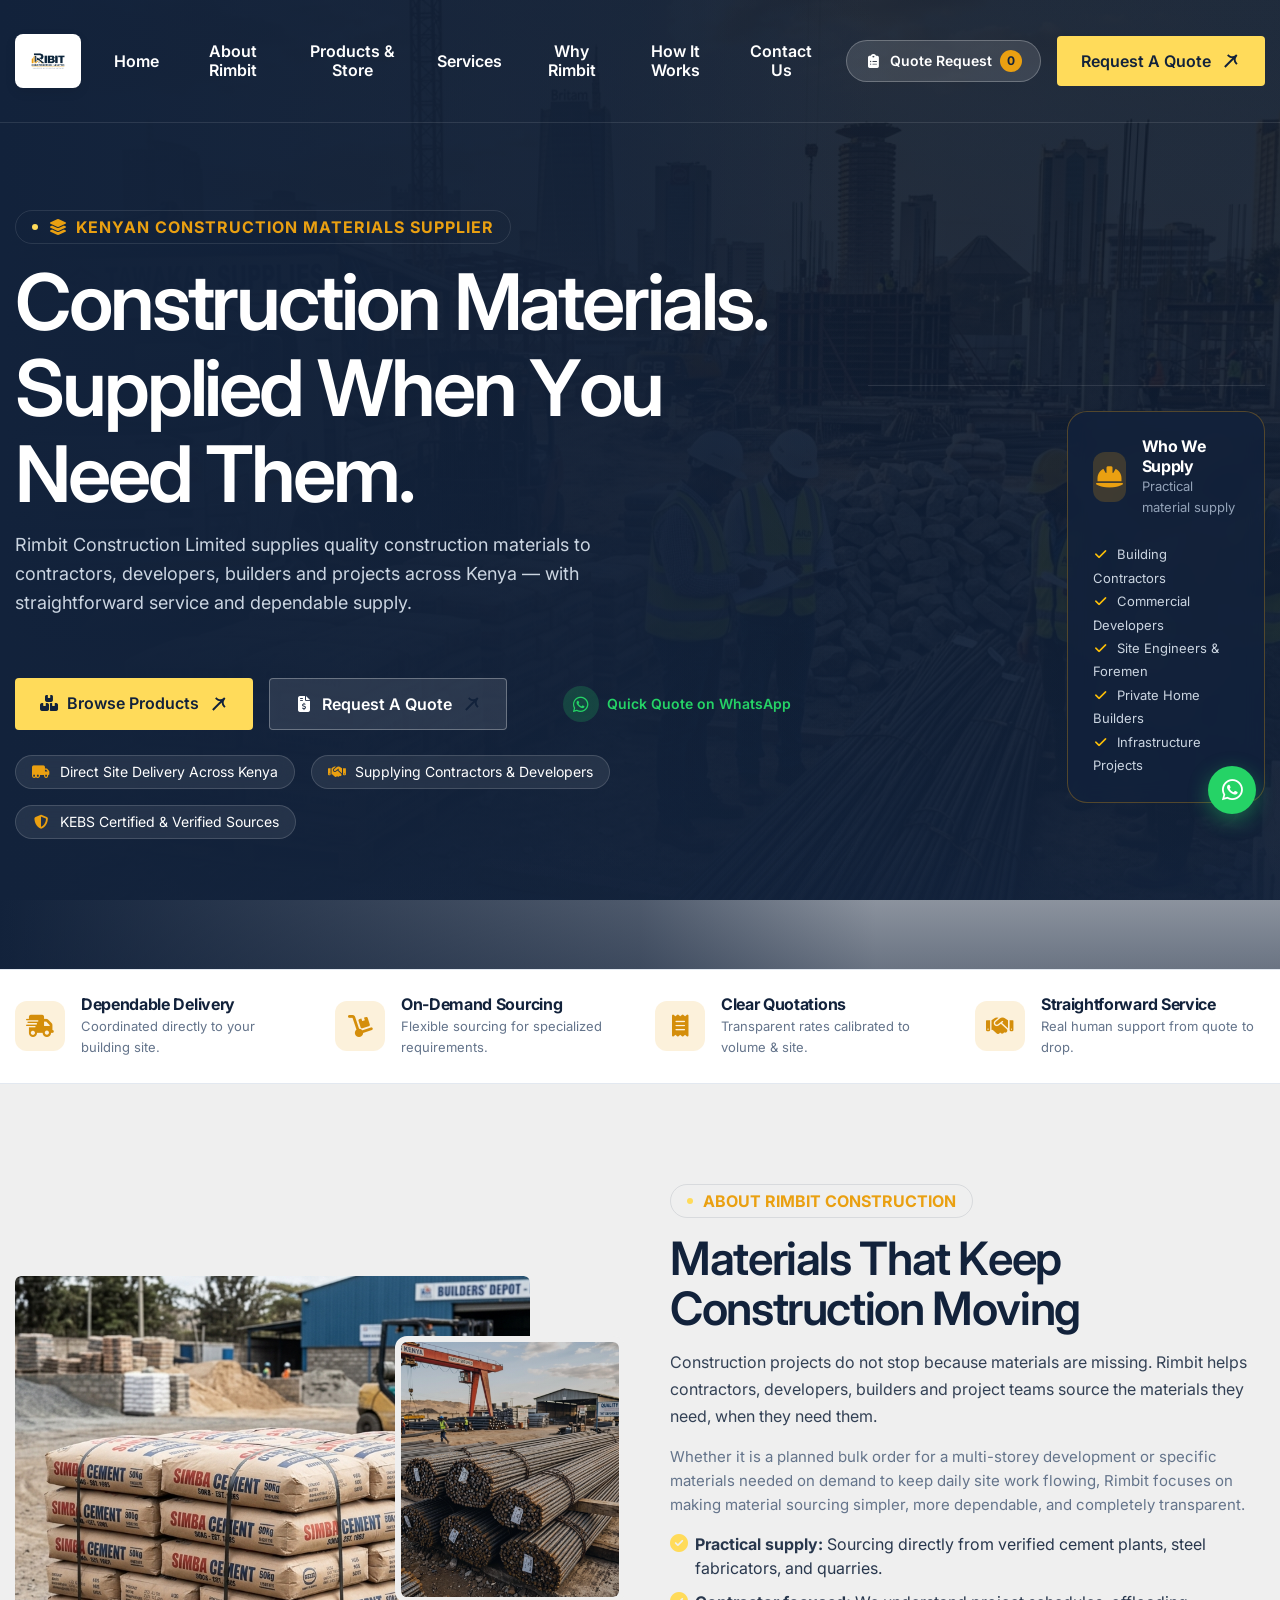
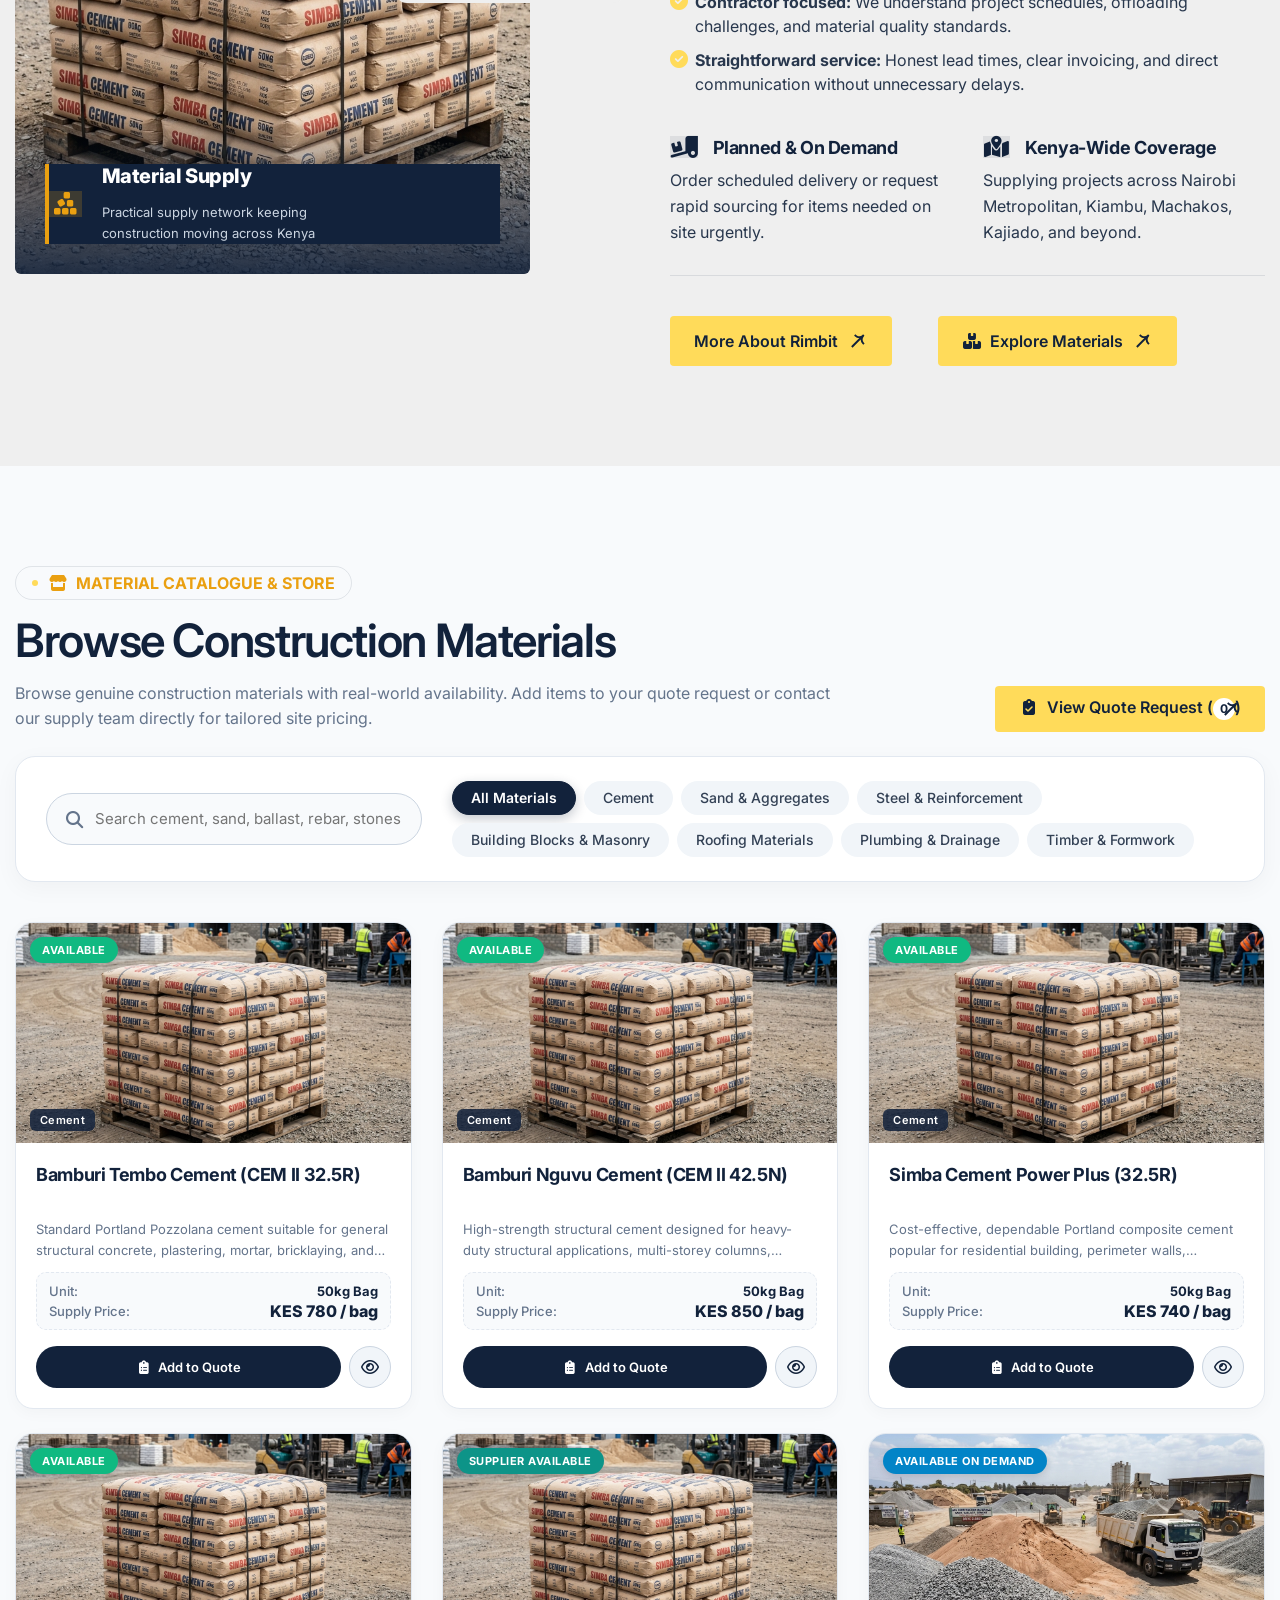
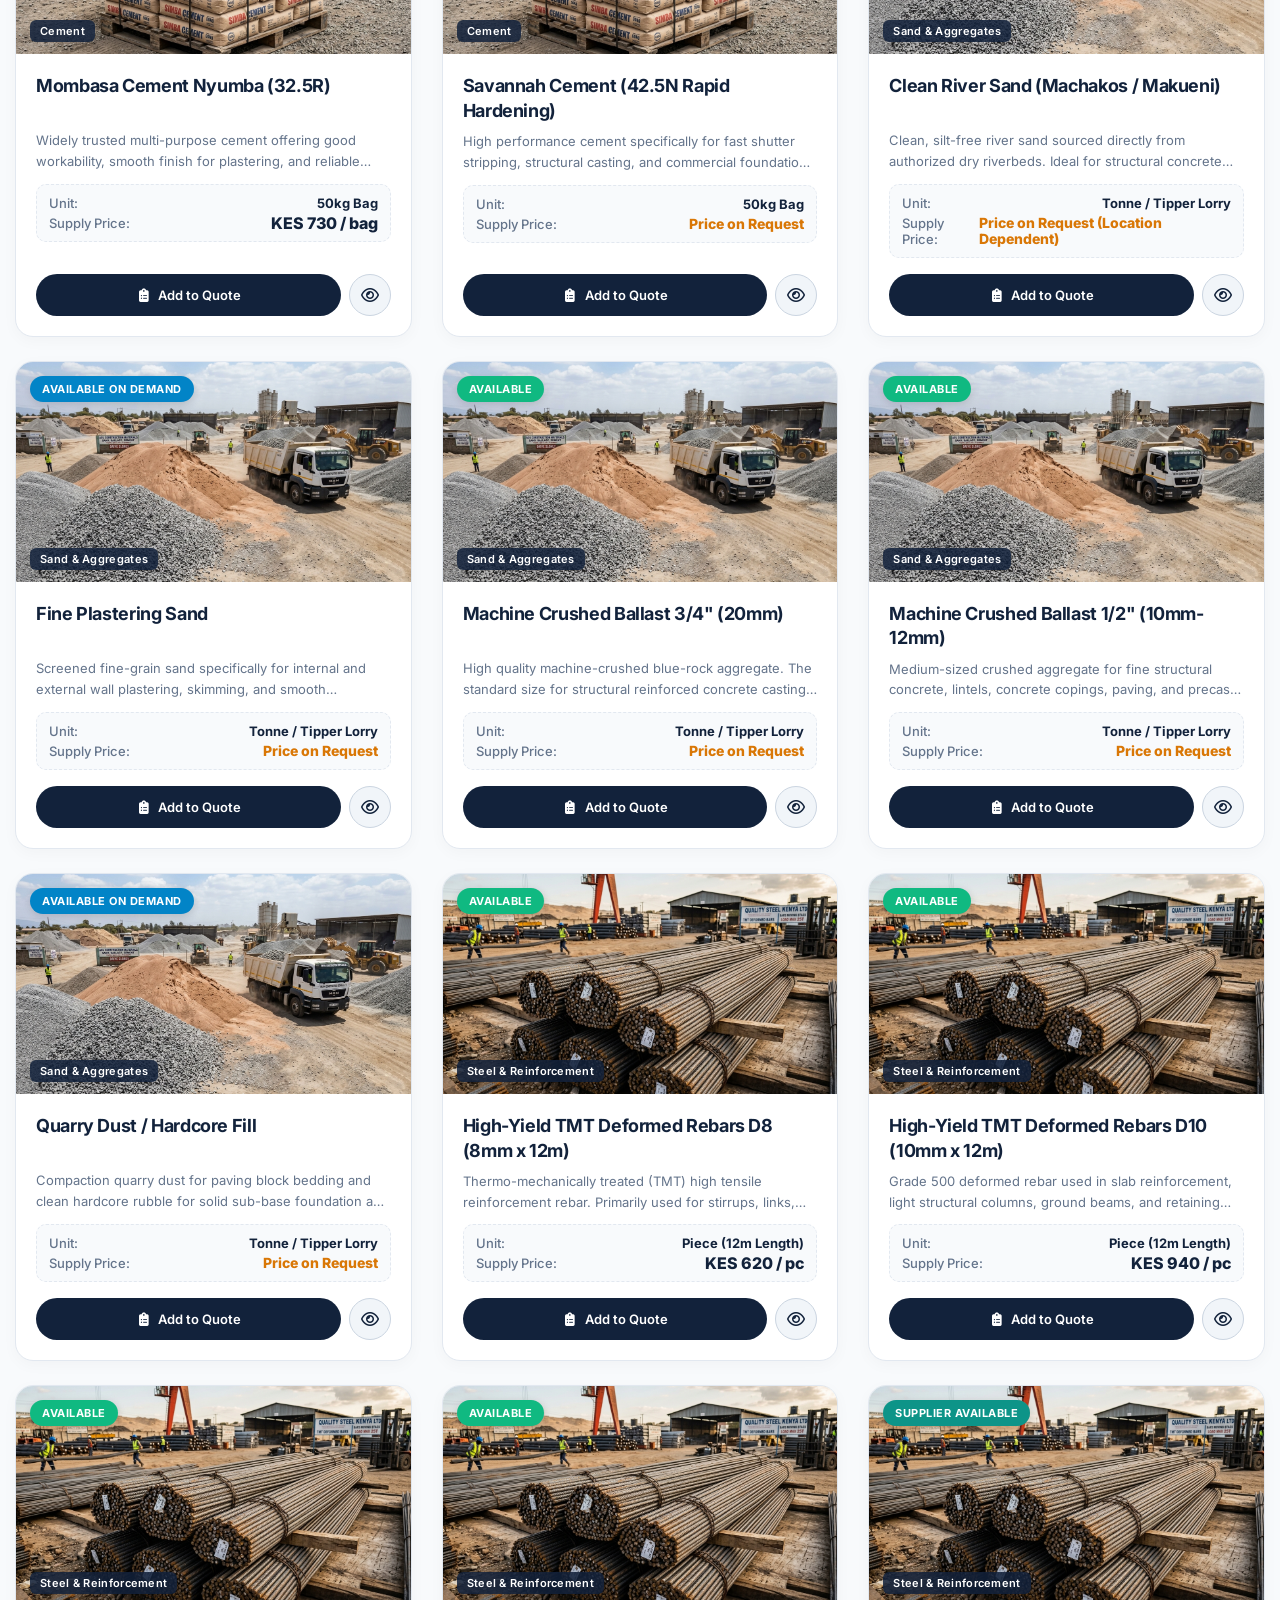
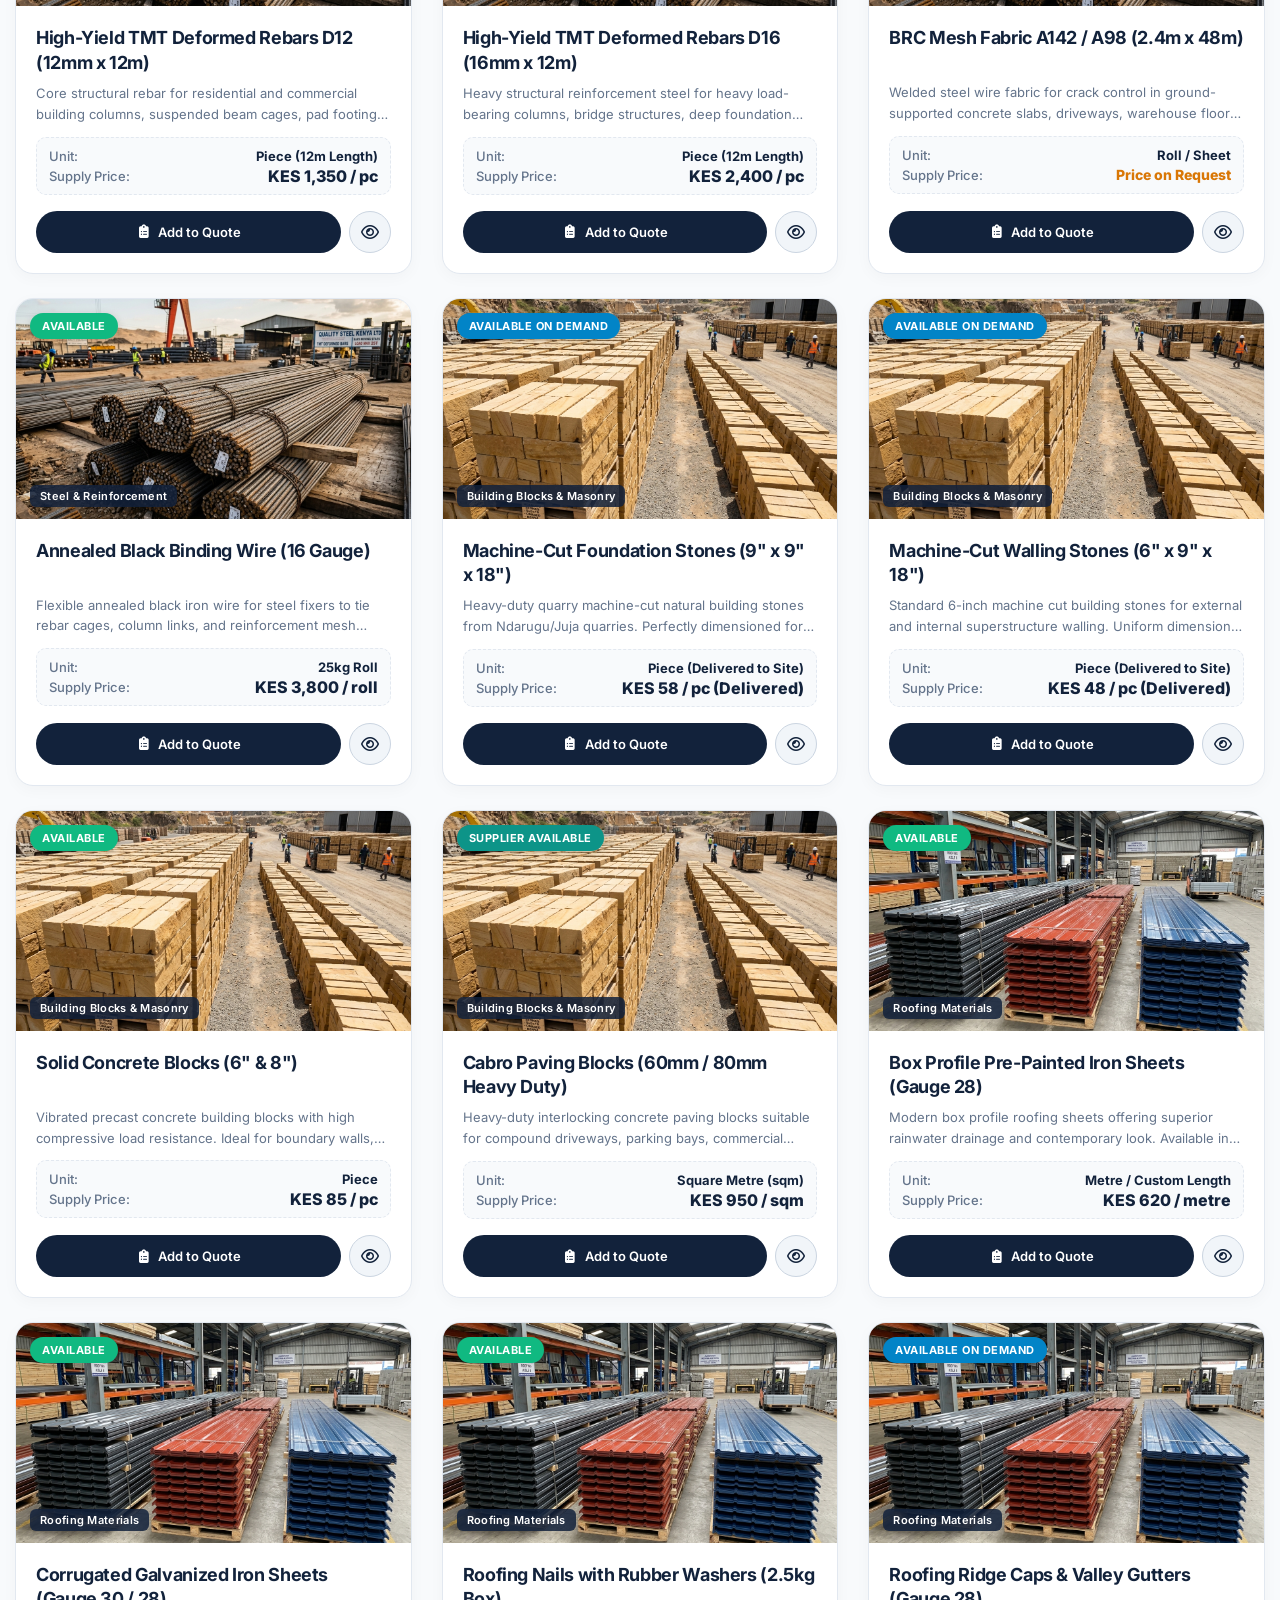
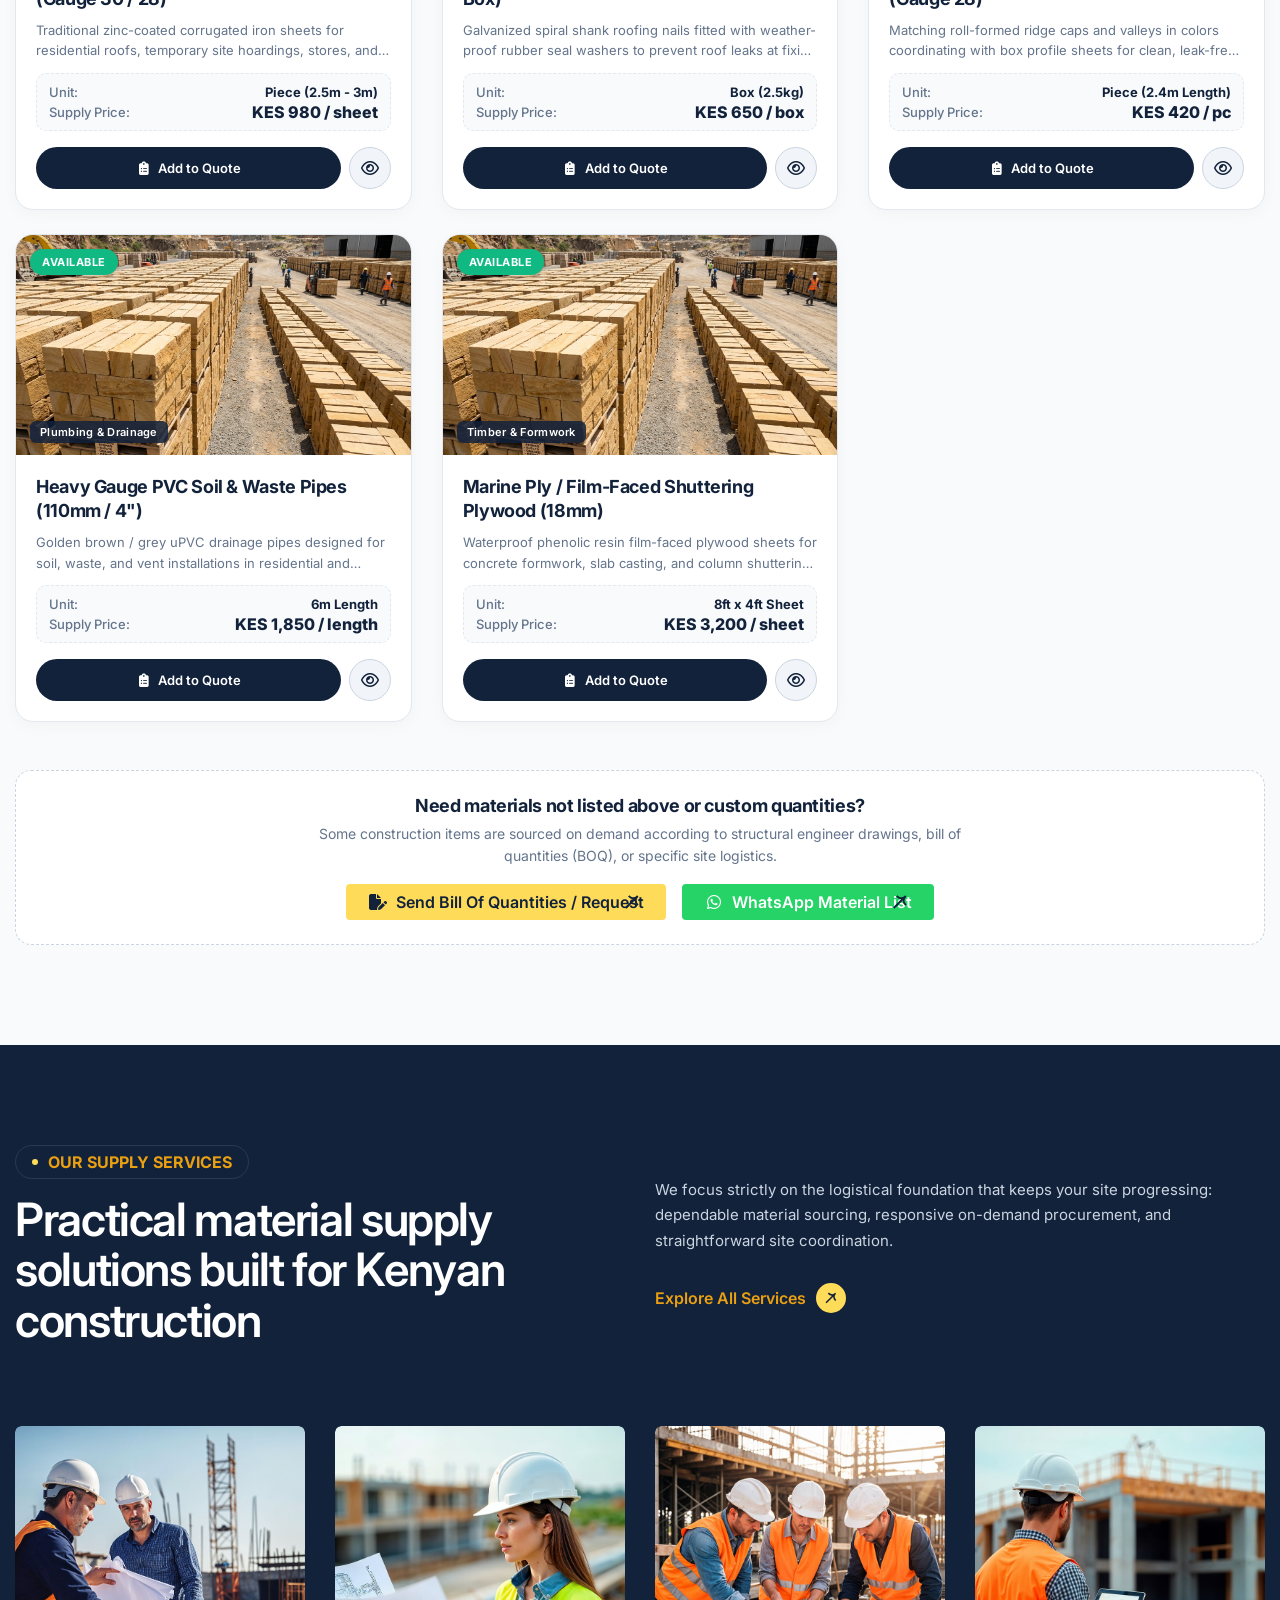
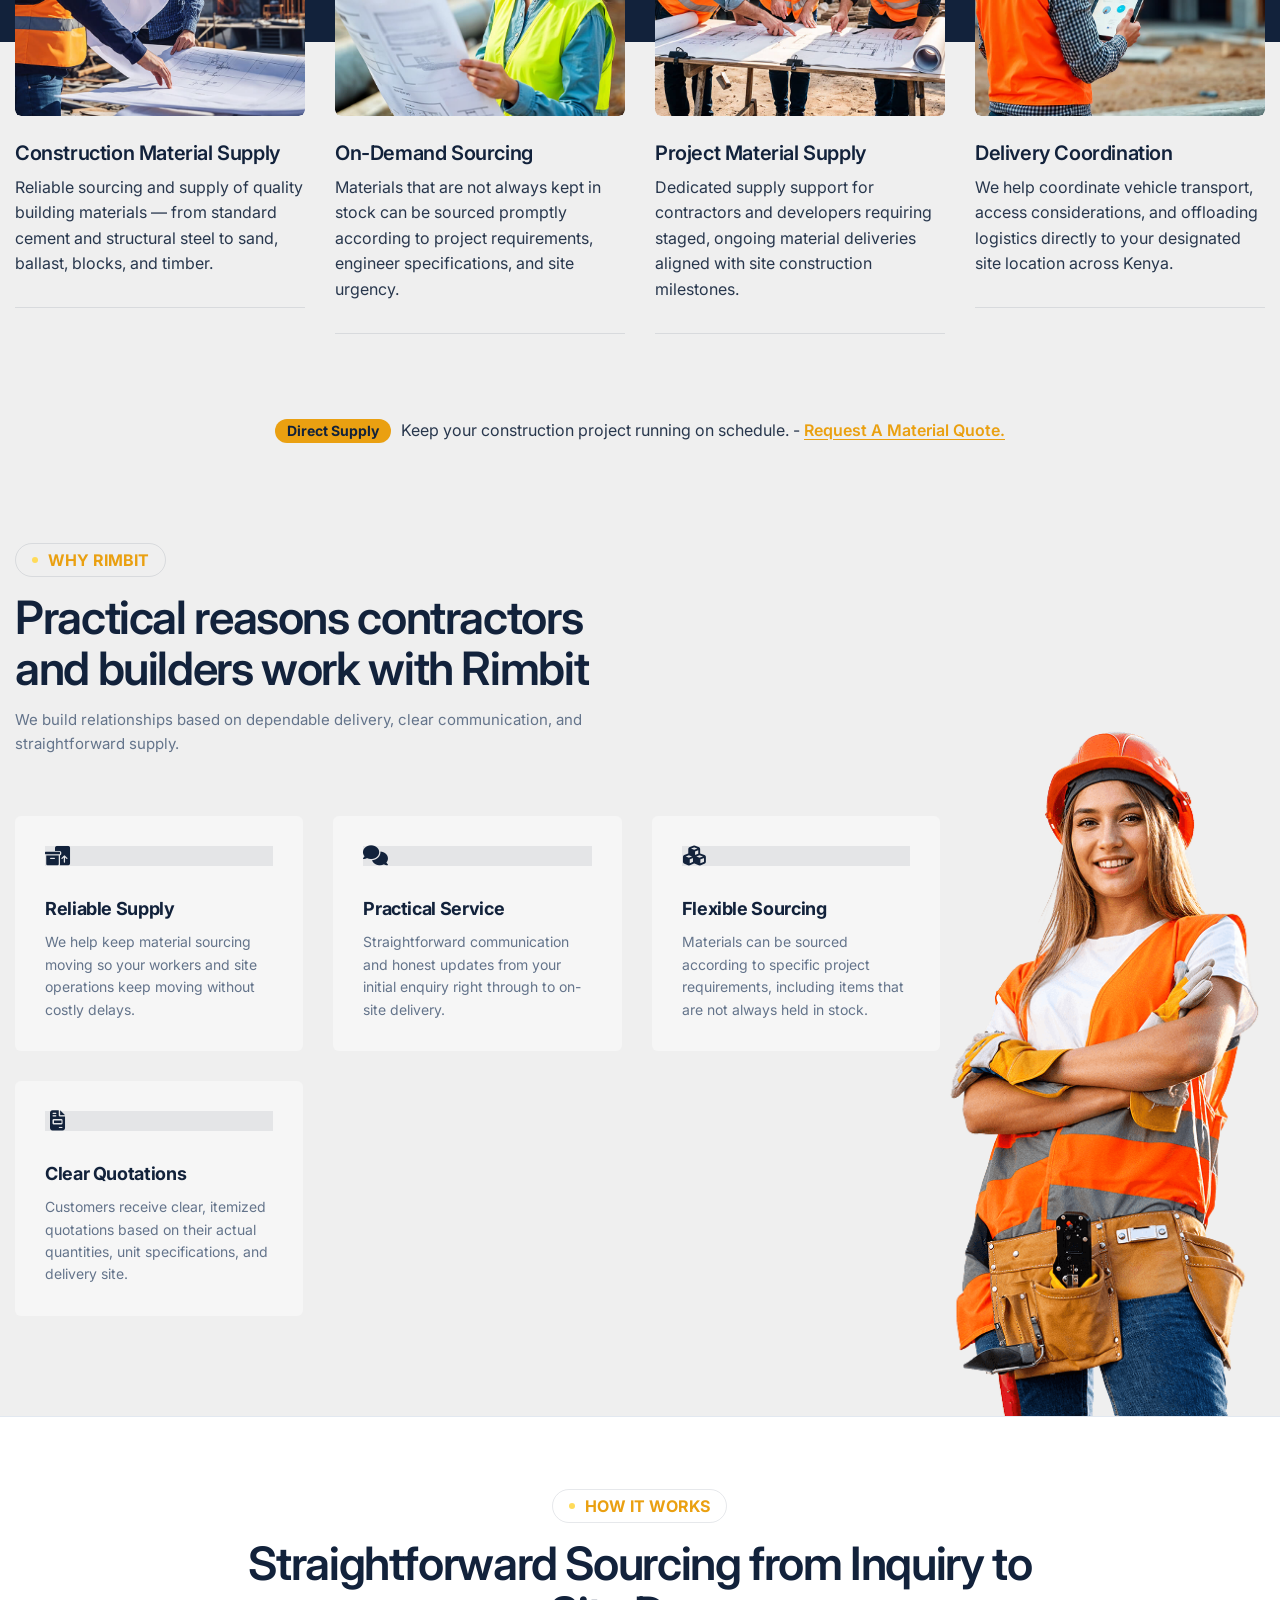
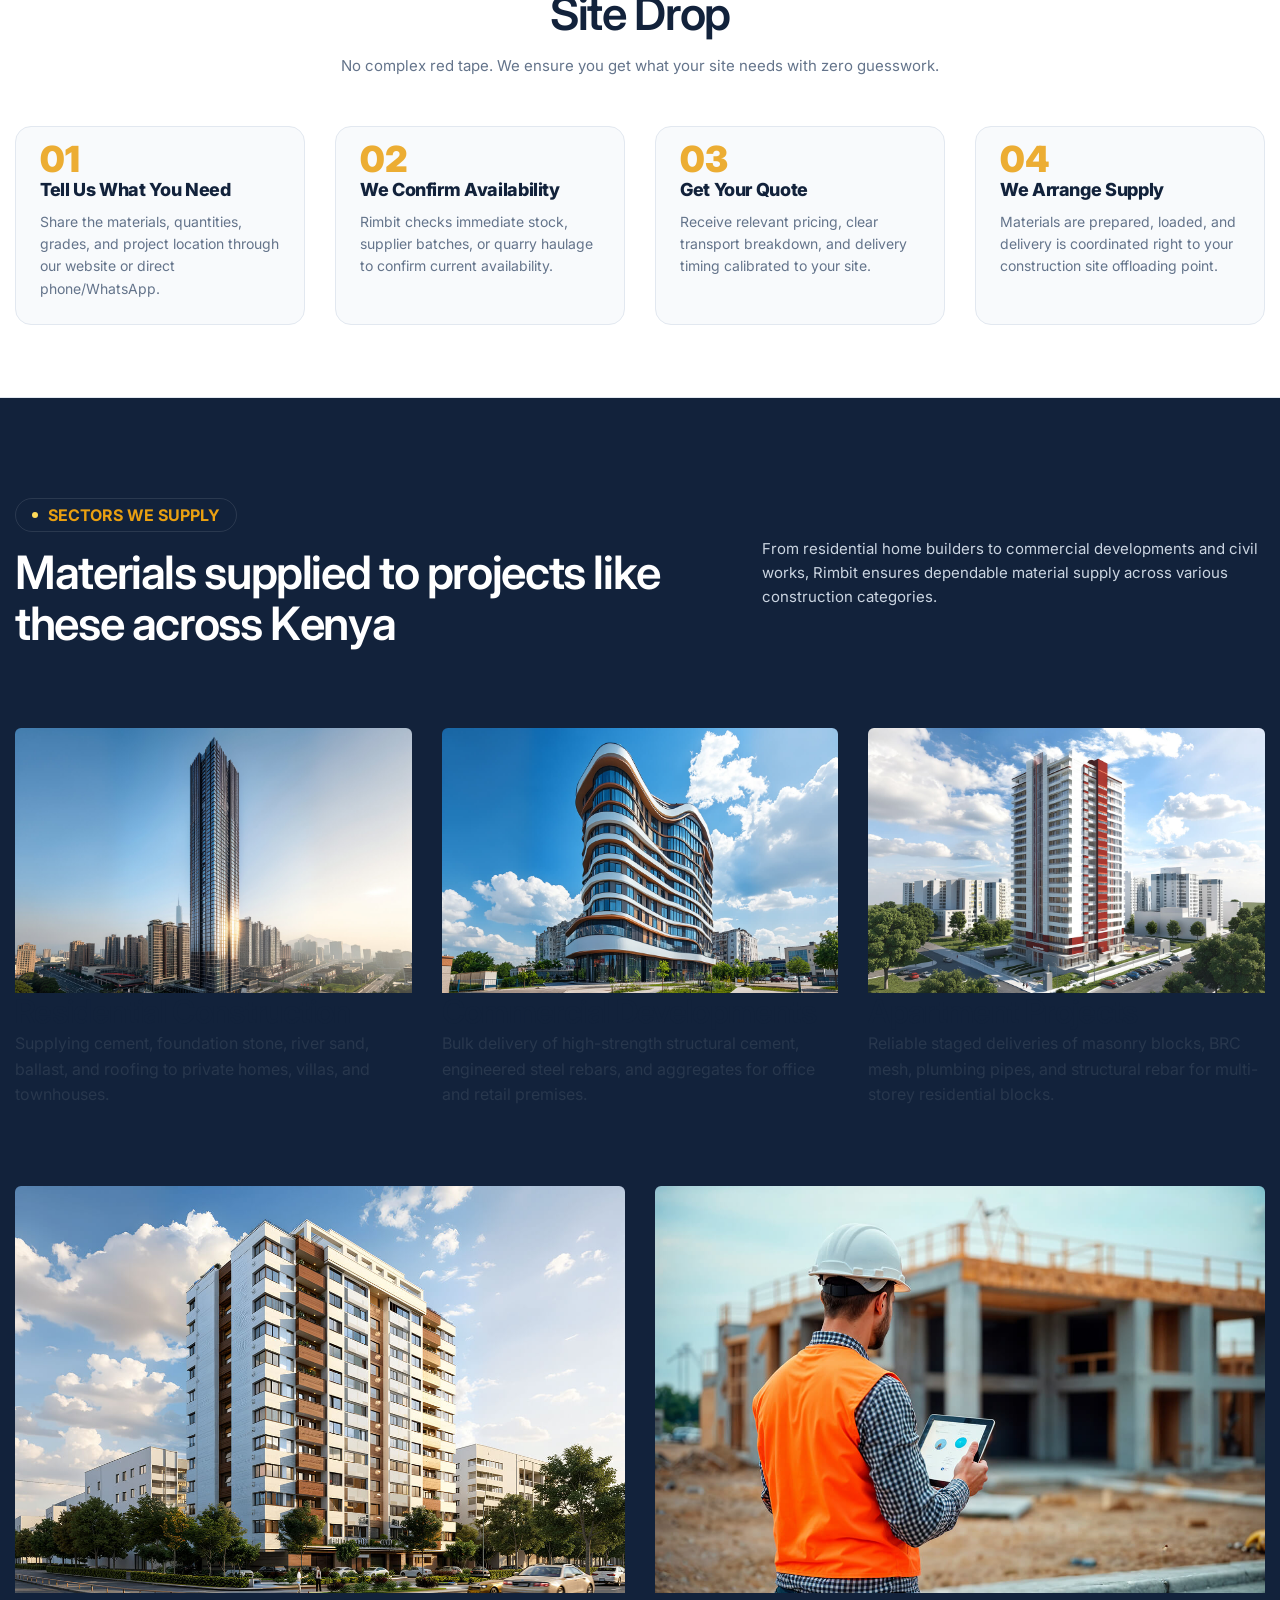
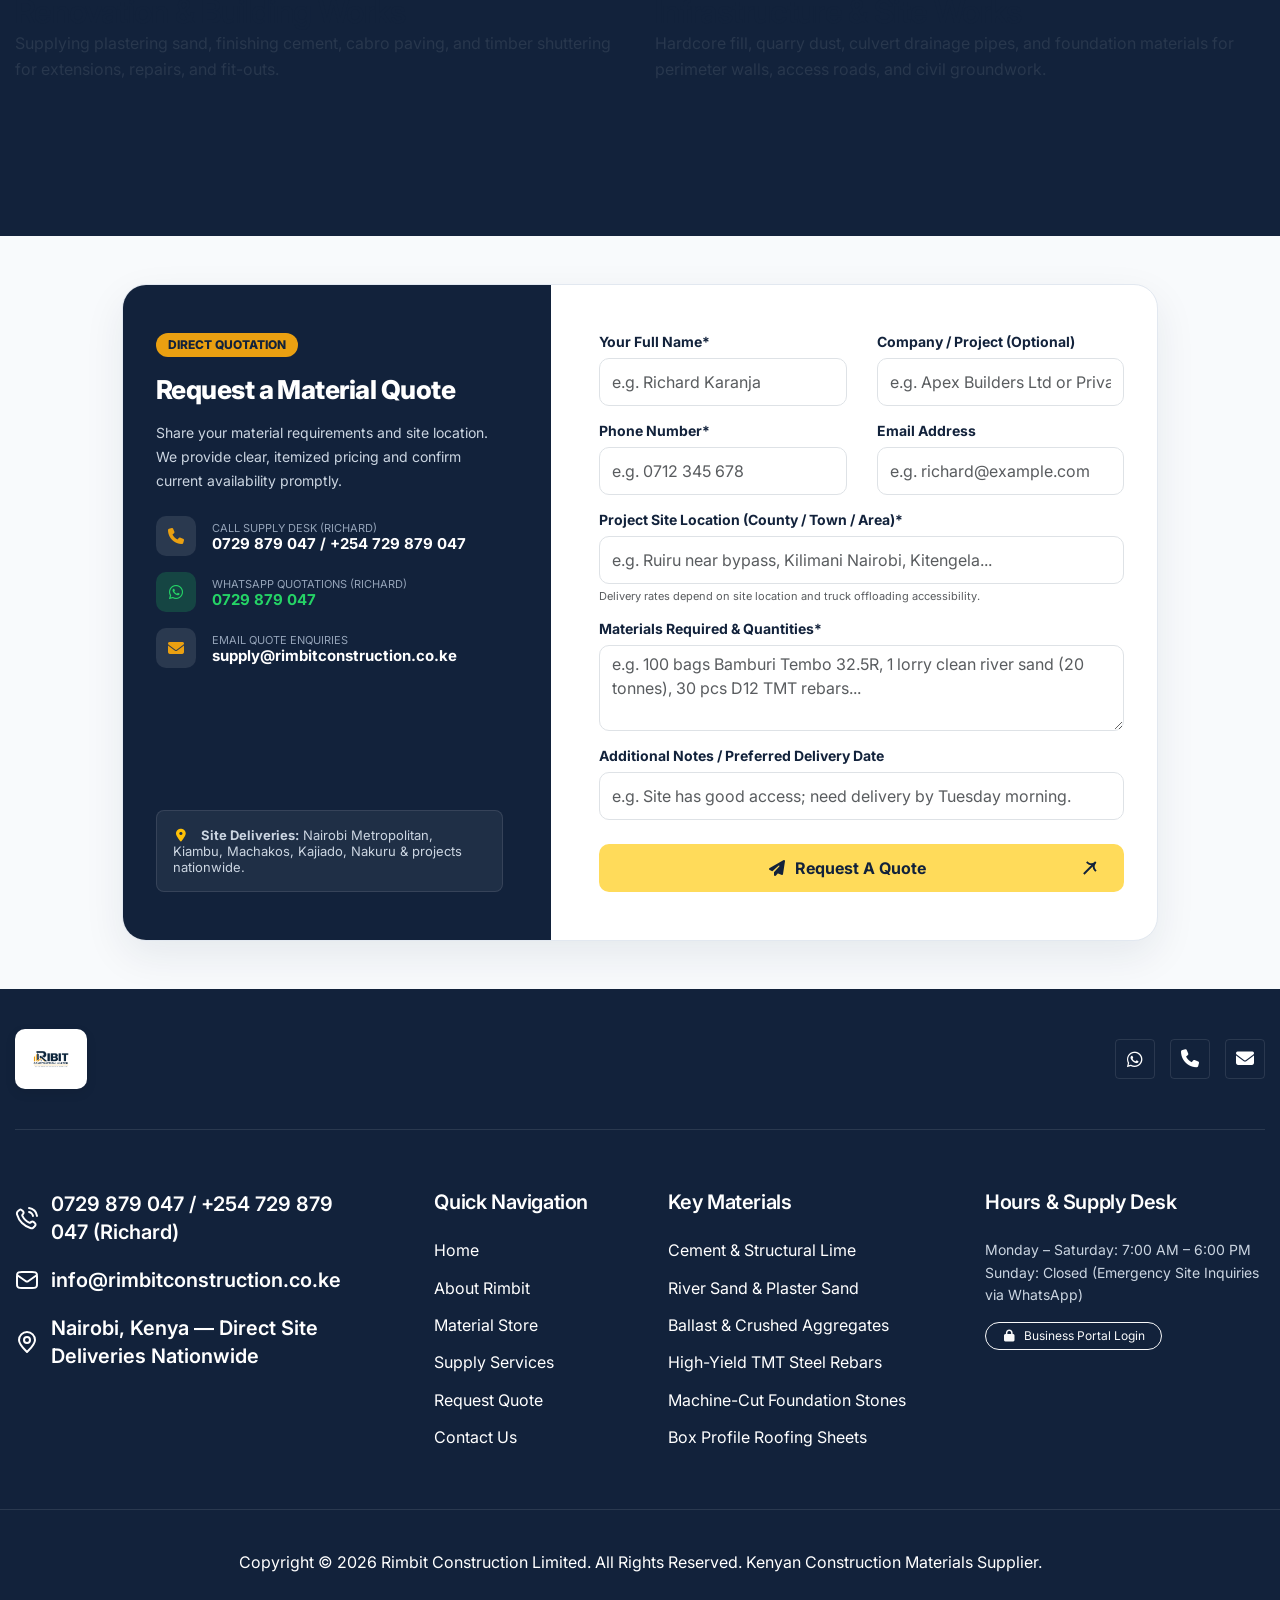
<file: index.html>
<!DOCTYPE html>
<html lang="en">
<head>
	<!-- Meta -->
	<meta charset="utf-8">
	<meta http-equiv="X-UA-Compatible" content="IE=edge">
	<meta name="viewport" content="width=device-width, initial-scale=1.0, maximum-scale=1">
	<meta name="description" content="Rimbit Construction Limited — Kenya's trusted supplier of quality construction materials. Cement, sand, ballast, aggregates, steel rebars, building stones, and roofing materials delivered directly to your project site.">
	<meta name="keywords" content="Rimbit Construction Limited, construction materials Kenya, cement Nairobi, river sand supplier, ballast aggregates Kenya, TMT steel rebars, machine cut stones, roofing sheets, building materials supplier Kenya">
	<meta name="author" content="Rimbit Construction Limited">
	
	<!-- Page Title -->
	<title>Rimbit Construction Limited — Construction Materials Supplier Kenya</title>
	
	<!-- Favicon Icon -->
	<link rel="shortcut icon" type="image/png" href="images/favicon.png">
	
	<!-- Google Fonts Css-->
	<link rel="preconnect" href="https://fonts.googleapis.com">
	<link rel="preconnect" href="https://fonts.gstatic.com" crossorigin>
	<link href="https://fonts.googleapis.com/css2?family=Inter:ital,opsz,wght@0,14..32,100..900;1,14..32,100..900&display=swap" rel="stylesheet">
	
	<!-- Bootstrap Css -->
	<link href="css/bootstrap.min.css" rel="stylesheet" media="screen">
	<!-- SlickNav Css -->
	<link href="css/slicknav.min.css" rel="stylesheet">
	<!-- Swiper Css -->
	<link rel="stylesheet" href="css/swiper-bundle.min.css">
	<!-- Font Awesome Icon Css-->
	<link href="css/all.min.css" rel="stylesheet" media="screen">
	<!-- Animated Css -->
	<link href="css/animate.css" rel="stylesheet">
	<!-- Magnific Popup Core Css File -->
	<link rel="stylesheet" href="css/magnific-popup.css">
	<!-- Mouse Cursor Css File -->
	<link rel="stylesheet" href="css/mousecursor.css">
	<!-- Main Builtex Custom Css -->
	<link href="css/custom.css" rel="stylesheet" media="screen">
	<!-- Ribit Brand & Store Extension Css -->
	<link href="css/ribit-store.css" rel="stylesheet" media="screen">
</head>
<body>

	<!-- Preloader Start -->
	<div class="preloader">
		<div class="loading-container">
			<div class="loading"></div>
			<div id="loading-icon"><img src="assets/Ribit Logo.png" alt="Rimbit Construction" style="height: 38px; width: auto; object-fit: contain;"></div>
		</div>
	</div>
	<!-- Preloader End -->

	<!-- Header Start -->
	<header class="main-header active-sticky-header">
		<div class="header-sticky">
			<nav class="navbar navbar-expand-lg">
				<div class="container">
					<!-- Official Ribit Logo Start -->
					<a class="navbar-brand" href="index.html">
						<img src="assets/Ribit Logo.png" alt="Rimbit Construction Limited" class="ribit-brand-logo">
					</a>
					<!-- Logo End -->

					<!-- Main Menu Start -->
					<div class="collapse navbar-collapse main-menu">
						<div class="nav-menu-wrapper">
							<ul class="navbar-nav mr-auto" id="menu">
								<li class="nav-item"><a class="nav-link" href="index.html">Home</a></li>
								<li class="nav-item"><a class="nav-link" href="about.html">About Rimbit</a></li>
								<li class="nav-item"><a class="nav-link" href="#store-section">Products & Store</a></li>
								<li class="nav-item"><a class="nav-link" href="services.html">Services</a></li>
								<li class="nav-item"><a class="nav-link" href="#why-ribit">Why Rimbit</a></li>
								<li class="nav-item"><a class="nav-link" href="#how-it-works">How It Works</a></li>
								<li class="nav-item"><a class="nav-link" href="contact.html">Contact Us</a></li>
							</ul>
						</div>
						
						<!-- Header Right Actions Start -->
						<div class="header-btn d-flex align-items-center">
							<!-- Quote Request Basket Trigger -->
							<button type="button" class="quote-basket-btn trigger-quote-drawer me-3" title="View selected materials for quote">
								<i class="fa-solid fa-clipboard-list"></i>
								<span>Quote Request</span>
								<span class="quote-count-badge">0</span>
							</button>

							<a href="#quote-section" class="btn-default btn-highlighted">Request a Quote</a>
						</div>
						<!-- Header Right Actions End -->
					</div>
					<!-- Main Menu End -->
					<div class="navbar-toggle"></div>
				</div>
			</nav>
			<div class="responsive-menu"></div>
		</div>
	</header>
	<!-- Header End -->
	 
	<!-- Hero Section Start -->
	<div class="hero dark-section parallaxie">
		<div class="container">
			<div class="row align-items-center">
				<div class="col-xl-8 col-lg-9">
					<!-- Hero Content Start -->
					<div class="hero-content">
						<!-- Section Title Start -->
						<div class="section-title">
							<span class="section-sub-title wow fadeInUp" style="color: var(--ribit-gold); font-weight: 700; letter-spacing: 1px;">
								<i class="fa-solid fa-layer-group me-2"></i>KENYAN CONSTRUCTION MATERIALS SUPPLIER
							</span>
							<h1 class="text-anime-style-3" data-cursor="-opaque">Construction Materials. Supplied When You Need Them.</h1>
							<p class="wow fadeInUp" data-wow-delay="0.2s" style="font-size: 18px; line-height: 1.6; max-width: 680px; color: #cbd5e1;">
								Rimbit Construction Limited supplies quality construction materials to contractors, developers, builders and projects across Kenya — with straightforward service and dependable supply.
							</p>
						</div>
						<!-- Section Title End -->

						<!-- Hero Content Body Start -->
						<div class="hero-content-body wow fadeInUp" data-wow-delay="0.4s">
							<!-- Hero Button Start -->
							<div class="hero-btn d-flex gap-3 flex-wrap">
								<a href="#store-section" class="btn-default btn-highlighted">
									<i class="fa-solid fa-boxes-stacked me-2"></i>Browse Products
								</a>
								<a href="#quote-section" class="btn-default" style="background: rgba(255,255,255,0.1); border: 1px solid rgba(255,255,255,0.3); color: #fff;">
									<i class="fa-solid fa-file-invoice-dollar me-2"></i>Request a Quote
								</a>
							</div>
							<!-- Hero Button End -->

							<!-- Fast Track WhatsApp Callout -->
							<div class="d-inline-flex align-items-center mt-3 mt-sm-0 ms-sm-3">
								<a href="https://wa.me/254729879047?text=Hello%20Rimbit%20Construction%2C%20I%20need%20a%20materials%20quotation%20for%20my%20site." target="_blank" style="color: #25d366; text-decoration: none; font-weight: 600; font-size: 14px; display: inline-flex; align-items: center; gap: 8px;">
									<span style="width: 36px; height: 36px; border-radius: 50%; background: rgba(37, 211, 102, 0.2); display: inline-flex; align-items: center; justify-content: center;">
										<i class="fa-brands fa-whatsapp" style="font-size: 18px;"></i>
									</span>
									<span>Quick Quote on WhatsApp</span>
								</a>
							</div>
						</div>
						<!-- Hero Content Body End -->

						<!-- Trust Badges Strip -->
						<div class="hero-trust-badges wow fadeInUp" data-wow-delay="0.5s">
							<div class="hero-trust-badge">
								<i class="fa-solid fa-truck-moving"></i>
								<span>Direct Site Delivery Across Kenya</span>
							</div>
							<div class="hero-trust-badge">
								<i class="fa-solid fa-handshake"></i>
								<span>Supplying Contractors & Developers</span>
							</div>
							<div class="hero-trust-badge">
								<i class="fa-solid fa-shield-halved"></i>
								<span>KEBS Certified & Verified Sources</span>
							</div>
						</div>
					</div>
					<!-- Hero Content End -->
				</div>

				<div class="col-xl-4 col-lg-3 d-none d-lg-block">
					<!-- Hero Right Focus Box -->
					<div class="hero-content-footer justify-content-end">
						<div class="satisfy-client-box wow fadeInUp" style="background: rgba(18, 34, 59, 0.85); backdrop-filter: blur(10px); border: 1px solid rgba(234, 160, 17, 0.3); border-radius: 20px; padding: 25px;">
							<div class="d-flex align-items-center gap-3 mb-3">
								<div style="width: 50px; height: 50px; border-radius: 12px; background: rgba(234, 160, 17, 0.2); display: flex; align-items: center; justify-content: center; color: var(--ribit-gold); font-size: 24px;">
									<i class="fa-solid fa-helmet-safety"></i>
								</div>
								<div>
									<h4 style="color: #fff; font-size: 16px; margin: 0; font-weight: 700;">Who We Supply</h4>
									<p style="color: #94a3b8; font-size: 13px; margin: 0;">Practical material supply</p>
								</div>
							</div>
							<ul style="list-style: none; padding: 0; margin: 0; color: #cbd5e1; font-size: 13px; line-height: 1.8;">
								<li><i class="fa-solid fa-check text-warning me-2"></i>Building Contractors</li>
								<li><i class="fa-solid fa-check text-warning me-2"></i>Commercial Developers</li>
								<li><i class="fa-solid fa-check text-warning me-2"></i>Site Engineers & Foremen</li>
								<li><i class="fa-solid fa-check text-warning me-2"></i>Private Home Builders</li>
								<li><i class="fa-solid fa-check text-warning me-2"></i>Infrastructure Projects</li>
							</ul>
						</div>
					</div>
				</div>
			</div>
		</div>
	</div>
	<!-- Hero Section End -->

	<!-- Kenyan Context & Reliability Strip -->
	<section class="kenyan-context-strip">
		<div class="container">
			<div class="row g-4">
				<div class="col-lg-3 col-sm-6">
					<div class="trust-metric-box">
						<div class="trust-metric-icon">
							<i class="fa-solid fa-truck-fast"></i>
						</div>
						<div class="trust-metric-content">
							<h4>Dependable Delivery</h4>
							<p>Coordinated directly to your building site.</p>
						</div>
					</div>
				</div>
				<div class="col-lg-3 col-sm-6">
					<div class="trust-metric-icon-wrapper trust-metric-box">
						<div class="trust-metric-icon">
							<i class="fa-solid fa-dolly"></i>
						</div>
						<div class="trust-metric-content">
							<h4>On-Demand Sourcing</h4>
							<p>Flexible sourcing for specialized requirements.</p>
						</div>
					</div>
				</div>
				<div class="col-lg-3 col-sm-6">
					<div class="trust-metric-box">
						<div class="trust-metric-icon">
							<i class="fa-solid fa-receipt"></i>
						</div>
						<div class="trust-metric-content">
							<h4>Clear Quotations</h4>
							<p>Transparent rates calibrated to volume & site.</p>
						</div>
					</div>
				</div>
				<div class="col-lg-3 col-sm-6">
					<div class="trust-metric-box">
						<div class="trust-metric-icon">
							<i class="fa-solid fa-handshake-simple"></i>
						</div>
						<div class="trust-metric-content">
							<h4>Straightforward Service</h4>
							<p>Real human support from quote to drop.</p>
						</div>
					</div>
				</div>
			</div>
		</div>
	</section>

	<!-- About Us Section Start -->
	<div class="about-us" id="about-section">
		<div class="container">
			<div class="row align-items-center">
				<div class="col-xl-6">
					<!-- About Us Image Box Start -->
					<div class="about-us-image-box">
						<!-- About Us Image 1 -->
						<div class="about-us-image box-1">
							<figure>
								<img src="images/products/cement-bags.jpg" alt="Rimbit Construction Materials Supply">
							</figure>

							<!-- About Us Image Callout Box -->
							<div class="about-us-cta-box" style="background: var(--ribit-navy); border-left: 4px solid var(--ribit-gold);">
								<div class="icon-box" style="background: rgba(234, 160, 17, 0.2);">
									<i class="fa-solid fa-cubes-stacked" style="color: var(--ribit-gold); font-size: 26px;"></i>
								</div>
								<div class="about-us-cta-content">
									<h3 style="color: #fff; font-size: 20px; font-weight: 800; margin-bottom: 4px;">Material Supply</h3>
									<p style="color: #cbd5e1; font-size: 13px; margin: 0;">Practical supply network keeping construction moving across Kenya</p>
								</div>
							</div>  
						</div>

						<!-- About Us Image 2 -->
						<div class="about-us-image box-2">
							<figure class="image-anime">
								<img src="images/products/steel-rebars.jpg" alt="Steel and building materials supply">
							</figure>
						</div>
					</div>
					<!-- About Us Image Box End -->
				</div>

				<div class="col-xl-6">
					<!-- About Us Content Start -->
					<div class="about-us-content">
						<!-- Section Title Start -->
						<div class="section-title">
							<span class="section-sub-title wow fadeInUp" style="color: var(--ribit-gold); font-weight: 700;">ABOUT RIMBIT CONSTRUCTION</span>
							<h2 class="text-anime-style-3" data-cursor="-opaque">Materials That Keep Construction Moving</h2>
							<p class="wow fadeInUp" data-wow-delay="0.2s" style="font-size: 16px; color: #334155; line-height: 1.7;">
								Construction projects do not stop because materials are missing. Rimbit helps contractors, developers, builders and project teams source the materials they need, when they need them.
							</p>
							<p class="wow fadeInUp" data-wow-delay="0.3s" style="font-size: 15px; color: #64748b; line-height: 1.6;">
								Whether it is a planned bulk order for a multi-storey development or specific materials needed on demand to keep daily site work flowing, Rimbit focuses on making material sourcing simpler, more dependable, and completely transparent.
							</p>
							<ul class="wow fadeInUp" data-wow-delay="0.4s" style="margin-top: 15px;">
								<li><strong>Practical supply:</strong> Sourcing directly from verified cement plants, steel fabricators, and quarries.</li>
								<li><strong>Contractor focused:</strong> We understand project schedules, offloading challenges, and material quality standards.</li>
								<li><strong>Straightforward service:</strong> Honest lead times, clear invoicing, and direct communication without unnecessary delays.</li>
							</ul>
						</div>
						<!-- Section Title End -->

						<!-- About Ribit Highlights -->
						<div class="about-us-items-list wow fadeInUp" style="margin-top: 25px;">
							<div class="about-us-item">
								<div class="about-us-item-header">
									<div class="icon-box" style="background: rgba(18, 34, 59, 0.08); color: var(--ribit-navy);">
										<i class="fa-solid fa-truck-ramp-box" style="font-size: 22px;"></i>
									</div>
									<div class="about-us-item-counter">
										<h3 style="font-size: 18px; font-weight: 700; color: var(--ribit-navy); margin: 0;">Planned & On Demand</h3>
									</div>
								</div>
								<div class="about-us-item-content">
									<p>Order scheduled delivery or request rapid sourcing for items needed on site urgently.</p>
								</div>
							</div>

							<div class="about-us-item">
								<div class="about-us-item-header">
									<div class="icon-box" style="background: rgba(18, 34, 59, 0.08); color: var(--ribit-navy);">
										<i class="fa-solid fa-map-location-dot" style="font-size: 22px;"></i>
									</div>
									<div class="about-us-item-counter">
										<h3 style="font-size: 18px; font-weight: 700; color: var(--ribit-navy); margin: 0;">Kenya-Wide Coverage</h3>
									</div>
								</div>
								<div class="about-us-item-content">
									<p>Supplying projects across Nairobi Metropolitan, Kiambu, Machakos, Kajiado, and beyond.</p>
								</div>
							</div>
						</div>

						<!-- About Us Footer Button -->
						<div class="about-us-footer wow fadeInUp" data-wow-delay="0.2s" style="margin-top: 30px;">
							<div class="about-us-btn">
								<a href="about.html" class="btn-default">More About Rimbit</a>
							</div>
							<div class="ms-3">
								<a href="#store-section" class="btn-default btn-highlighted">
									<i class="fa-solid fa-boxes-stacked me-2"></i>Explore Materials
								</a>
							</div>
						</div>
					</div>
					<!-- About Us Content End -->
				</div>
			</div>
		</div>
	</div>
	<!-- About Us Section End -->

	<!-- PRODUCT STORE / CATALOGUE SECTION (IMPORTANT) -->
	<section class="ribit-store-section" id="store-section">
		<div class="container">
			<!-- Section Header -->
			<div class="row section-row align-items-end mb-4">
				<div class="col-lg-8">
					<div class="section-title">
						<span class="section-sub-title wow fadeInUp" style="color: var(--ribit-gold); font-weight: 700;">
							<i class="fa-solid fa-store me-2"></i>MATERIAL CATALOGUE & STORE
						</span>
						<h2 class="text-anime-style-3" data-cursor="-opaque">Browse Construction Materials</h2>
						<p class="wow fadeInUp" data-wow-delay="0.2s" style="color: #64748b; font-size: 16px; margin-bottom: 0;">
							Browse genuine construction materials with real-world availability. Add items to your quote request or contact our supply team directly for tailored site pricing.
						</p>
					</div>
				</div>
				<div class="col-lg-4 text-lg-end mt-3 mt-lg-0">
					<!-- Active Quote Basket Button -->
					<button type="button" class="btn-default btn-highlighted trigger-quote-drawer" style="padding: 12px 24px;">
						<i class="fa-solid fa-clipboard-check me-2"></i>View Quote Request (<span class="quote-count-badge" style="background:#fff; color:var(--ribit-navy);">0</span>)
					</button>
				</div>
			</div>

			<!-- Filter & Search Controls Card -->
			<div class="store-controls-card wow fadeInUp">
				<div class="row g-3 align-items-center">
					<!-- Live Search Input -->
					<div class="col-lg-4 col-md-5">
						<div class="store-search-box">
							<i class="fa-solid fa-magnifying-glass"></i>
							<input type="text" id="storeSearchInput" placeholder="Search cement, sand, ballast, rebar, stones..." autocomplete="off">
						</div>
					</div>
					<!-- Category Filter Chips -->
					<div class="col-lg-8 col-md-7">
						<div class="category-filter-chips" id="categoryChipsContainer">
							<!-- Populated dynamically via ribit-store.js -->
							<button type="button" class="category-chip active" data-category="all">All Materials</button>
							<button type="button" class="category-chip" data-category="Cement">Cement</button>
							<button type="button" class="category-chip" data-category="Sand & Aggregates">Sand & Aggregates</button>
							<button type="button" class="category-chip" data-category="Steel & Reinforcement">Steel & Reinforcement</button>
							<button type="button" class="category-chip" data-category="Building Blocks & Masonry">Building Blocks & Masonry</button>
							<button type="button" class="category-chip" data-category="Roofing Materials">Roofing Materials</button>
						</div>
					</div>
				</div>
			</div>

			<!-- Products Grid -->
			<div class="row" id="productsGrid">
				<!-- Dynamically rendered via ribit-store.js, with immediate fallback below -->
				<div class="col-xl-4 col-md-6 mb-4">
					<div class="ribit-product-card">
						<div class="product-card-thumb">
							<span class="product-card-badge badge-available">Available</span>
							<span class="product-category-tag">Cement</span>
							<img src="images/products/cement-bags.jpg" alt="Bamburi Tembo Cement">
						</div>
						<div class="product-card-body">
							<h3 class="product-card-title"><a href="javascript:void(0)" onclick="ribitStore.showQuickView('ribit-cem-01')">Bamburi Tembo Cement (CEM II 32.5R)</a></h3>
							<p class="product-card-specs">Standard Portland Pozzolana cement suitable for general structural concrete, plastering, mortar, bricklaying, and floor screeding.</p>
							<div class="product-card-meta">
								<div class="meta-row mb-1">
									<span class="meta-label">Unit:</span>
									<span class="meta-value">50kg Bag</span>
								</div>
								<div class="meta-row">
									<span class="meta-label">Supply Price:</span>
									<span class="price-tag">KES 780 / bag</span>
								</div>
							</div>
							<div class="product-card-actions">
								<button type="button" class="btn-quote-add" onclick="ribitStore.addToQuote('ribit-cem-01')">
									<i class="fa-solid fa-clipboard-list"></i>
									<span>Add to Quote</span>
								</button>
								<button type="button" class="btn-quickview" onclick="ribitStore.showQuickView('ribit-cem-01')">
									<i class="fa-regular fa-eye"></i>
								</button>
							</div>
						</div>
					</div>
				</div>

				<div class="col-xl-4 col-md-6 mb-4">
					<div class="ribit-product-card">
						<div class="product-card-thumb">
							<span class="product-card-badge badge-demand">Available on Demand</span>
							<span class="product-category-tag">Sand & Aggregates</span>
							<img src="images/products/sand-ballast.jpg" alt="Clean River Sand">
						</div>
						<div class="product-card-body">
							<h3 class="product-card-title"><a href="javascript:void(0)" onclick="ribitStore.showQuickView('ribit-agg-01')">Clean River Sand (Machakos / Makueni)</a></h3>
							<p class="product-card-specs">Clean, silt-free river sand sourced directly from dry riverbeds. Ideal for structural concrete mixes, sub-structures, and foundation blinding.</p>
							<div class="product-card-meta">
								<div class="meta-row mb-1">
									<span class="meta-label">Unit:</span>
									<span class="meta-value">Tonne / Tipper Lorry</span>
								</div>
								<div class="meta-row">
									<span class="meta-label">Supply Price:</span>
									<span class="price-tag request-tag">Price on Request</span>
								</div>
							</div>
							<div class="product-card-actions">
								<button type="button" class="btn-quote-add" onclick="ribitStore.addToQuote('ribit-agg-01')">
									<i class="fa-solid fa-clipboard-list"></i>
									<span>Add to Quote</span>
								</button>
								<button type="button" class="btn-quickview" onclick="ribitStore.showQuickView('ribit-agg-01')">
									<i class="fa-regular fa-eye"></i>
								</button>
							</div>
						</div>
					</div>
				</div>

				<div class="col-xl-4 col-md-6 mb-4">
					<div class="ribit-product-card">
						<div class="product-card-thumb">
							<span class="product-card-badge badge-available">Available</span>
							<span class="product-category-tag">Steel & Reinforcement</span>
							<img src="images/products/steel-rebars.jpg" alt="High-Yield TMT Deformed Rebars D12">
						</div>
						<div class="product-card-body">
							<h3 class="product-card-title"><a href="javascript:void(0)" onclick="ribitStore.showQuickView('ribit-stl-03')">High-Yield TMT Deformed Rebars D12 (12mm x 12m)</a></h3>
							<p class="product-card-specs">Core structural rebar for residential and commercial building columns, suspended beam cages, pad footings, and structural slabs.</p>
							<div class="product-card-meta">
								<div class="meta-row mb-1">
									<span class="meta-label">Unit:</span>
									<span class="meta-value">Piece (12m Length)</span>
								</div>
								<div class="meta-row">
									<span class="meta-label">Supply Price:</span>
									<span class="price-tag">KES 1,350 / pc</span>
								</div>
							</div>
							<div class="product-card-actions">
								<button type="button" class="btn-quote-add" onclick="ribitStore.addToQuote('ribit-stl-03')">
									<i class="fa-solid fa-clipboard-list"></i>
									<span>Add to Quote</span>
								</button>
								<button type="button" class="btn-quickview" onclick="ribitStore.showQuickView('ribit-stl-03')">
									<i class="fa-regular fa-eye"></i>
								</button>
							</div>
						</div>
					</div>
				</div>
			</div>

			<!-- Store Bottom Assistance -->
			<div class="row mt-4">
				<div class="col-12">
					<div style="background: #ffffff; border: 1px dashed #cbd5e1; border-radius: 16px; padding: 24px; text-align: center;">
						<h4 style="font-size: 18px; color: var(--ribit-navy); font-weight: 700; margin-bottom: 6px;">Need materials not listed above or custom quantities?</h4>
						<p style="color: #64748b; font-size: 14px; max-width: 650px; margin: 0 auto 16px;">
							Some construction items are sourced on demand according to structural engineer drawings, bill of quantities (BOQ), or specific site logistics.
						</p>
						<div class="d-flex justify-content-center gap-3 flex-wrap">
							<a href="#quote-section" class="btn-default btn-highlighted" style="padding: 10px 22px;">
								<i class="fa-solid fa-file-pen me-2"></i>Send Bill of Quantities / Request
							</a>
							<a href="https://wa.me/254729879047?text=Hello%20Rimbit%2C%20I%20have%20a%20list%20of%20materials%20I%20would%20like%20to%20source%20for%20my%20site." target="_blank" class="btn-default" style="background: #25d366; color: #fff; border-color: #25d366; padding: 10px 22px;">
								<i class="fa-brands fa-whatsapp me-2"></i>WhatsApp Material List
							</a>
						</div>
					</div>
				</div>
			</div>
		</div>
	</section>
	<!-- PRODUCT STORE SECTION END -->

	<!-- Our Services Section Start -->
	<div class="our-services dark-section" id="services-section">
		<div class="container">
			<div class="row section-row align-items-center">
				<div class="col-xl-6">
					<!-- Section Title Start -->
					<div class="section-title">
						<span class="section-sub-title wow fadeInUp" style="color: var(--ribit-gold); font-weight: 700;">OUR SUPPLY SERVICES</span>
						<h2 class="text-anime-style-3" data-cursor="-opaque">Practical material supply solutions built for Kenyan construction</h2>
					</div>
					<!-- Section Title End -->
				</div>

				<div class="col-xl-6">
					<!-- Section Content Start -->
					<div class="section-content-btn">
						<div class="section-title-content wow fadeInUp" data-wow-delay="0.2s">
							<p style="color: #cbd5e1; font-size: 15px; line-height: 1.7;">
								We focus strictly on the logistical foundation that keeps your site progressing: dependable material sourcing, responsive on-demand procurement, and straightforward site coordination.
							</p>
						</div>
						
						<div class="section-btn wow fadeInUp" data-wow-delay="0.4s">
							<a href="services.html" class="readmore-btn" style="color: var(--ribit-gold);">Explore All Services</a>
						</div>
					</div>
				</div>
			</div>

			<div class="row g-4">
				<!-- Service 1 -->
				<div class="col-xl-3 col-md-6">
					<div class="service-item wow fadeInUp">
						<div class="service-item-image">
							<a href="services.html" data-cursor-text="View">
								<figure class="image-anime">
									<img src="images/service-image-1.jpg" alt="Construction Material Supply">
								</figure>
							</a>   
						</div>
						<div class="service-item-content">
							<h2><a href="services.html">Construction Material Supply</a></h2>
							<p>Reliable sourcing and supply of quality building materials — from standard cement and structural steel to sand, ballast, blocks, and timber.</p>
						</div>
					</div>
				</div>

				<!-- Service 2 -->
				<div class="col-xl-3 col-md-6">
					<div class="service-item wow fadeInUp" data-wow-delay="0.2s">
						<div class="service-item-image">
							<a href="services.html" data-cursor-text="View">
								<figure class="image-anime">
									<img src="images/service-image-2.jpg" alt="On-Demand Sourcing">
								</figure>
							</a>
						</div>
						<div class="service-item-content">
							<h2><a href="services.html">On-Demand Sourcing</a></h2>
							<p>Materials that are not always kept in stock can be sourced promptly according to project requirements, engineer specifications, and site urgency.</p>
						</div>
					</div>
				</div>

				<!-- Service 3 -->
				<div class="col-xl-3 col-md-6">
					<div class="service-item wow fadeInUp" data-wow-delay="0.4s">
						<div class="service-item-image">
							<a href="services.html" data-cursor-text="View">
								<figure class="image-anime">
									<img src="images/service-image-3.jpg" alt="Project Material Supply">
								</figure>
							</a>
						</div>
						<div class="service-item-content">
							<h2><a href="services.html">Project Material Supply</a></h2>
							<p>Dedicated supply support for contractors and developers requiring staged, ongoing material deliveries aligned with site construction milestones.</p>
						</div>
					</div>
				</div>

				<!-- Service 4 -->
				<div class="col-xl-3 col-md-6">
					<div class="service-item wow fadeInUp" data-wow-delay="0.6s">
						<div class="service-item-image">
							<a href="services.html" data-cursor-text="View">
								<figure class="image-anime">
									<img src="images/service-image-4.jpg" alt="Delivery Coordination">
								</figure>
							</a>
						</div>
						<div class="service-item-content">
							<h2><a href="services.html">Delivery Coordination</a></h2>
							<p>We help coordinate vehicle transport, access considerations, and offloading logistics directly to your designated site location across Kenya.</p>
						</div>
					</div>
				</div>

				<div class="col-lg-12">
					<div class="section-footer-text wow fadeInUp" data-wow-delay="0.4s">
						<p><span style="background: var(--ribit-gold); color: var(--ribit-navy); font-weight: 700;">Direct Supply</span>Keep your construction project running on schedule. - <a href="#quote-section" style="color: var(--ribit-gold);">Request a Material Quote.</a></p>
					</div>
				</div>
			</div>
		</div>
	</div>
	<!-- Our Services Section End -->

	<!-- Why Ribit Section Start -->
	<div class="why-choose-us" id="why-ribit">
		<div class="container">
			<div class="row">
				<div class="col-xl-12">
					<div class="why-choose-us-box">
						<div class="why-choose-us-content">
							<div class="section-title">
								<span class="section-sub-title wow fadeInUp" style="color: var(--ribit-gold); font-weight: 700;">WHY RIMBIT</span>
								<h2 class="text-anime-style-3" data-cursor="-opaque">Practical reasons contractors and builders work with Rimbit</h2>
								<p class="wow fadeInUp" data-wow-delay="0.2s" style="color: #64748b; font-size: 15px;">
									We build relationships based on dependable delivery, clear communication, and straightforward supply.
								</p>
							</div>
					   
							<div class="why-choose-item-list">
								<!-- Item 1 -->
								<div class="why-choose-item wow fadeInUp">
									<div class="why-choose-item-header">
										<div class="icon-box" style="background: rgba(18, 34, 59, 0.08); color: var(--ribit-navy);">
											<i class="fa-solid fa-boxes-packing" style="font-size: 20px;"></i>
										</div>                                    
										<div class="why-choose-item-content">
											<h3 style="font-size: 18px; font-weight: 700; color: var(--ribit-navy);">Reliable Supply</h3>
											<p style="color: #64748b; font-size: 14px;">We help keep material sourcing moving so your workers and site operations keep moving without costly delays.</p>
										</div>
									</div>
								</div>

								<!-- Item 2 -->
								<div class="why-choose-item wow fadeInUp" data-wow-delay="0.2s">
									<div class="why-choose-item-header">
										<div class="icon-box" style="background: rgba(18, 34, 59, 0.08); color: var(--ribit-navy);">
											<i class="fa-solid fa-comments" style="font-size: 20px;"></i>
										</div>                                    
										<div class="why-choose-item-content">
											<h3 style="font-size: 18px; font-weight: 700; color: var(--ribit-navy);">Practical Service</h3>
											<p style="color: #64748b; font-size: 14px;">Straightforward communication and honest updates from your initial enquiry right through to on-site delivery.</p>
										</div>
									</div>
								</div>

								<!-- Item 3 -->
								<div class="why-choose-item wow fadeInUp" data-wow-delay="0.3s">
									<div class="why-choose-item-header">
										<div class="icon-box" style="background: rgba(18, 34, 59, 0.08); color: var(--ribit-navy);">
											<i class="fa-solid fa-cubes" style="font-size: 20px;"></i>
										</div>                                    
										<div class="why-choose-item-content">
											<h3 style="font-size: 18px; font-weight: 700; color: var(--ribit-navy);">Flexible Sourcing</h3>
											<p style="color: #64748b; font-size: 14px;">Materials can be sourced according to specific project requirements, including items that are not always held in stock.</p>
										</div>
									</div>
								</div>

								<!-- Item 4 -->
								<div class="why-choose-item wow fadeInUp" data-wow-delay="0.4s">
									<div class="why-choose-item-header">
										<div class="icon-box" style="background: rgba(18, 34, 59, 0.08); color: var(--ribit-navy);">
											<i class="fa-solid fa-file-invoice" style="font-size: 20px;"></i>
										</div>                                    
										<div class="why-choose-item-content">
											<h3 style="font-size: 18px; font-weight: 700; color: var(--ribit-navy);">Clear Quotations</h3>
											<p style="color: #64748b; font-size: 14px;">Customers receive clear, itemized quotations based on their actual quantities, unit specifications, and delivery site.</p>
										</div>
									</div>
								</div>
							</div>
						</div>
					
						<div class="why-choose-image wow fadeInUp" data-wow-delay="0.2s">
							<figure>
								<img src="images/why-choose-us-image.png" alt="Why Rimbit Construction">
							</figure>
						</div>
					</div>
				</div>
			</div>
		</div>
	</div>
	<!-- Why Ribit Section End -->

	<!-- HOW IT WORKS SECTION Start -->
	<section class="how-it-works py-5" id="how-it-works" style="background: #ffffff; border-top: 1px solid #e2e8f0; border-bottom: 1px solid #e2e8f0;">
		<div class="container py-4">
			<div class="row section-row text-center mb-5">
				<div class="col-lg-8 mx-auto">
					<div class="section-title">
						<span class="section-sub-title wow fadeInUp" style="color: var(--ribit-gold); font-weight: 700;">HOW IT WORKS</span>
						<h2 class="text-anime-style-3" data-cursor="-opaque">Straightforward Sourcing from Inquiry to Site Drop</h2>
						<p class="wow fadeInUp" data-wow-delay="0.2s" style="color: #64748b; font-size: 15px;">
							No complex red tape. We ensure you get what your site needs with zero guesswork.
						</p>
					</div>
				</div>
			</div>

			<div class="row g-4">
				<!-- Step 01 -->
				<div class="col-lg-3 col-md-6">
					<div class="p-4 rounded-4 h-100 position-relative wow fadeInUp" style="background: #f8fafc; border: 1px solid #e2e8f0;">
						<div style="font-size: 36px; font-weight: 900; color: var(--ribit-gold); opacity: 0.85; margin-bottom: 12px; font-family: 'Inter', sans-serif;">
							01
						</div>
						<h4 style="font-size: 18px; font-weight: 800; color: var(--ribit-navy); margin-bottom: 10px;">Tell Us What You Need</h4>
						<p style="color: #64748b; font-size: 14px; line-height: 1.6; margin: 0;">
							Share the materials, quantities, grades, and project location through our website or direct phone/WhatsApp.
						</p>
					</div>
				</div>

				<!-- Step 02 -->
				<div class="col-lg-3 col-md-6">
					<div class="p-4 rounded-4 h-100 position-relative wow fadeInUp" data-wow-delay="0.1s" style="background: #f8fafc; border: 1px solid #e2e8f0;">
						<div style="font-size: 36px; font-weight: 900; color: var(--ribit-gold); opacity: 0.85; margin-bottom: 12px; font-family: 'Inter', sans-serif;">
							02
						</div>
						<h4 style="font-size: 18px; font-weight: 800; color: var(--ribit-navy); margin-bottom: 10px;">We Confirm Availability</h4>
						<p style="color: #64748b; font-size: 14px; line-height: 1.6; margin: 0;">
							Rimbit checks immediate stock, supplier batches, or quarry haulage to confirm current availability.
						</p>
					</div>
				</div>

				<!-- Step 03 -->
				<div class="col-lg-3 col-md-6">
					<div class="p-4 rounded-4 h-100 position-relative wow fadeInUp" data-wow-delay="0.2s" style="background: #f8fafc; border: 1px solid #e2e8f0;">
						<div style="font-size: 36px; font-weight: 900; color: var(--ribit-gold); opacity: 0.85; margin-bottom: 12px; font-family: 'Inter', sans-serif;">
							03
						</div>
						<h4 style="font-size: 18px; font-weight: 800; color: var(--ribit-navy); margin-bottom: 10px;">Get Your Quote</h4>
						<p style="color: #64748b; font-size: 14px; line-height: 1.6; margin: 0;">
							Receive relevant pricing, clear transport breakdown, and delivery timing calibrated to your site.
						</p>
					</div>
				</div>

				<!-- Step 04 -->
				<div class="col-lg-3 col-md-6">
					<div class="p-4 rounded-4 h-100 position-relative wow fadeInUp" data-wow-delay="0.3s" style="background: #f8fafc; border: 1px solid #e2e8f0;">
						<div style="font-size: 36px; font-weight: 900; color: var(--ribit-gold); opacity: 0.85; margin-bottom: 12px; font-family: 'Inter', sans-serif;">
							04
						</div>
						<h4 style="font-size: 18px; font-weight: 800; color: var(--ribit-navy); margin-bottom: 10px;">We Arrange Supply</h4>
						<p style="color: #64748b; font-size: 14px; line-height: 1.6; margin: 0;">
							Materials are prepared, loaded, and delivery is coordinated right to your construction site offloading point.
						</p>
					</div>
				</div>
			</div>
		</div>
	</section>
	<!-- HOW IT WORKS SECTION End -->

	<!-- PROJECT / INDUSTRY TYPES SUPPLIED Section Start -->
	<div class="our-project dark-section" id="projects-section">
		<div class="container">
			<div class="row section-row align-items-center">
				<div class="col-xl-7">
					<div class="section-title">
						<span class="section-sub-title wow fadeInUp" style="color: var(--ribit-gold); font-weight: 700;">SECTORS WE SUPPLY</span>
						<h2 class="text-anime-style-3" data-cursor="-opaque">Materials supplied to projects like these across Kenya</h2>
					</div>
				</div>

				<div class="col-xl-5">
					<div class="section-content-btn">
						<div class="section-title-content wow fadeInUp" data-wow-delay="0.2s">
							<p style="color: #cbd5e1; font-size: 15px;">
								From residential home builders to commercial developments and civil works, Rimbit ensures dependable material supply across various construction categories.
							</p>
						</div>
					</div>
				</div>
			</div>

			<div class="row g-4">
				<!-- Sector 1 -->
				<div class="col-xl-4 col-md-6">
					<div class="project-item wow fadeInUp">
						<div class="project-image">
							<figure class="image-anime">
								<img src="images/project-1.jpg" alt="Residential Construction Materials">
							</figure>
						</div>
						<div class="project-content">
							<div class="project-content-title">
								<h2>Residential Construction</h2>
								<p>Supplying cement, foundation stone, river sand, ballast, and roofing to private homes, villas, and townhouses.</p>
							</div>
						</div>
					</div>
				</div>

				<!-- Sector 2 -->
				<div class="col-xl-4 col-md-6">
					<div class="project-item wow fadeInUp" data-wow-delay="0.2s">
						<div class="project-image">
							<figure class="image-anime">
								<img src="images/project-2.jpg" alt="Commercial Developments Supply">
							</figure>
						</div>
						<div class="project-content">
							<div class="project-content-title">
								<h2>Commercial Developments</h2>
								<p>Bulk delivery of high-strength structural cement, engineered steel rebars, and aggregates for office and retail premises.</p>
							</div>
						</div>
					</div>
				</div>

				<!-- Sector 3 -->
				<div class="col-xl-4 col-md-6">
					<div class="project-item wow fadeInUp" data-wow-delay="0.4s">
						<div class="project-image">
							<figure class="image-anime">
								<img src="images/project-3.jpg" alt="Apartment Projects Materials">
							</figure>
						</div>
						<div class="project-content">
							<div class="project-content-title">
								<h2>Apartment Projects</h2>
								<p>Reliable staged deliveries of masonry blocks, BRC mesh, plumbing pipes, and structural rebar for multi-storey residential blocks.</p>
							</div>
						</div>
					</div>
				</div>

				<!-- Sector 4 -->
				<div class="col-xl-6 col-md-6">
					<div class="project-item wow fadeInUp" data-wow-delay="0.2s">
						<div class="project-image">
							<figure class="image-anime">
								<img src="images/project-4.jpg" alt="Renovation & Building Works">
							</figure>
						</div>
						<div class="project-content">
							<div class="project-content-title">
								<h2>Renovation & Building Works</h2>
								<p>Supplying plastering sand, finishing cement, cabro paving, and timber shuttering for extensions, repairs, and fit-outs.</p>
							</div>
						</div>
					</div>
				</div>

				<!-- Sector 5 -->
				<div class="col-xl-6 col-md-12">
					<div class="project-item wow fadeInUp" data-wow-delay="0.4s">
						<div class="project-image">
							<figure class="image-anime">
								<img src="images/service-image-4.jpg" alt="Infrastructure & Site Works">
							</figure>
						</div>
						<div class="project-content">
							<div class="project-content-title">
								<h2>Infrastructure & Site Works</h2>
								<p>Hardcore fill, quarry dust, culvert drainage pipes, and foundation materials for perimeter walls, access roads, and civil groundwork.</p>
							</div>
						</div>
					</div>
				</div>
			</div>
		</div>
	</div>
	<!-- PROJECT / INDUSTRY SECTION End -->

	<!-- REQUEST A QUOTE SECTION (PRIMARY CONVERSION POINT) -->
	<section class="py-5" id="quote-section" style="background: #f8fafc; padding: 90px 0;">
		<div class="container">
			<div class="row justify-content-center">
				<div class="col-xl-10">
					<div style="background: #ffffff; border-radius: 24px; border: 1px solid #e2e8f0; box-shadow: 0 15px 40px rgba(18, 34, 59, 0.08); overflow: hidden;">
						<div class="row g-0">
							<!-- Left Column: Context & Direct Contact -->
							<div class="col-lg-5 p-5 d-flex flex-column justify-content-between" style="background: var(--ribit-navy); color: #fff;">
								<div>
									<span class="badge mb-3" style="background: var(--ribit-gold); color: var(--ribit-navy); font-weight: 800; padding: 6px 12px; border-radius: 50px;">
										DIRECT QUOTATION
									</span>
									<h3 style="color: #fff; font-size: 26px; font-weight: 800; margin-bottom: 14px; line-height: 1.3;">
										Request a Material Quote
									</h3>
									<p style="color: #cbd5e1; font-size: 14px; line-height: 1.7; margin-bottom: 24px;">
										Share your material requirements and site location. We provide clear, itemized pricing and confirm current availability promptly.
									</p>

									<div class="d-flex flex-column gap-3 mb-4">
										<div class="d-flex align-items-center gap-3">
											<div style="width: 40px; height: 40px; border-radius: 10px; background: rgba(255,255,255,0.1); display: flex; align-items: center; justify-content: center; color: var(--ribit-gold);">
												<i class="fa-solid fa-phone"></i>
											</div>
											<div>
												<div style="font-size: 11px; color: #94a3b8; text-transform: uppercase;">Call Supply Desk (Richard)</div>
												<div style="font-weight: 700; font-size: 15px;"><a href="tel:+254729879047" style="color: #fff; text-decoration: none;">0729 879 047 / +254 729 879 047</a></div>
											</div>
										</div>

										<div class="d-flex align-items-center gap-3">
											<div style="width: 40px; height: 40px; border-radius: 10px; background: rgba(37, 211, 102, 0.2); display: flex; align-items: center; justify-content: center; color: #25d366;">
												<i class="fa-brands fa-whatsapp"></i>
											</div>
											<div>
												<div style="font-size: 11px; color: #94a3b8; text-transform: uppercase;">WhatsApp Quotations (Richard)</div>
												<div style="font-weight: 700; font-size: 15px;"><a href="https://wa.me/254729879047" target="_blank" style="color: #25d366; text-decoration: none;">0729 879 047</a></div>
											</div>
										</div>

										<div class="d-flex align-items-center gap-3">
											<div style="width: 40px; height: 40px; border-radius: 10px; background: rgba(255,255,255,0.1); display: flex; align-items: center; justify-content: center; color: var(--ribit-gold);">
												<i class="fa-solid fa-envelope"></i>
											</div>
											<div>
												<div style="font-size: 11px; color: #94a3b8; text-transform: uppercase;">Email Quote Enquiries</div>
												<div style="font-weight: 700; font-size: 15px;"><a href="mailto:supply@rimbitconstruction.co.ke" style="color: #fff; text-decoration: none;">supply@rimbitconstruction.co.ke</a></div>
											</div>
										</div>
									</div>
								</div>

								<div class="p-3 rounded-3" style="background: rgba(255,255,255,0.06); border: 1px solid rgba(255,255,255,0.1); font-size: 13px; color: #cbd5e1;">
									<i class="fa-solid fa-location-dot text-warning me-2"></i>
									<strong>Site Deliveries:</strong> Nairobi Metropolitan, Kiambu, Machakos, Kajiado, Nakuru & projects nationwide.
								</div>
							</div>

							<!-- Right Column: Interactive Quote Request Form -->
							<div class="col-lg-7 p-4 p-md-5">
								<form id="mainQuoteForm">
									<div class="row g-3">
										<div class="col-md-6">
											<label class="form-label small fw-bold" style="color: var(--ribit-navy);">Your Full Name*</label>
											<input type="text" name="name" class="form-control" required placeholder="e.g. Richard Karanja" style="height: 48px; border-radius: 10px;">
										</div>
										<div class="col-md-6">
											<label class="form-label small fw-bold" style="color: var(--ribit-navy);">Company / Project (Optional)</label>
											<input type="text" name="company" class="form-control" placeholder="e.g. Apex Builders Ltd or Private" style="height: 48px; border-radius: 10px;">
										</div>

										<div class="col-md-6">
											<label class="form-label small fw-bold" style="color: var(--ribit-navy);">Phone Number*</label>
											<input type="tel" name="phone" class="form-control" required placeholder="e.g. 0712 345 678" style="height: 48px; border-radius: 10px;">
										</div>
										<div class="col-md-6">
											<label class="form-label small fw-bold" style="color: var(--ribit-navy);">Email Address</label>
											<input type="email" name="email" class="form-control" placeholder="e.g. richard@example.com" style="height: 48px; border-radius: 10px;">
										</div>

										<div class="col-12">
											<label class="form-label small fw-bold" style="color: var(--ribit-navy);">Project Site Location (County / Town / Area)*</label>
											<input type="text" name="location" class="form-control" required placeholder="e.g. Ruiru near bypass, Kilimani Nairobi, Kitengela..." style="height: 48px; border-radius: 10px;">
											<div class="form-text" style="font-size: 11px;">Delivery rates depend on site location and truck offloading accessibility.</div>
										</div>

										<div class="col-12">
											<label class="form-label small fw-bold" style="color: var(--ribit-navy);">Materials Required & Quantities*</label>
											<textarea name="materials_text" class="form-control" rows="3" required placeholder="e.g. 100 bags Bamburi Tembo 32.5R, 1 lorry clean river sand (20 tonnes), 30 pcs D12 TMT rebars..." style="border-radius: 10px;"></textarea>
										</div>

										<div class="col-12">
											<label class="form-label small fw-bold" style="color: var(--ribit-navy);">Additional Notes / Preferred Delivery Date</label>
											<input type="text" name="notes" class="form-control" placeholder="e.g. Site has good access; need delivery by Tuesday morning." style="height: 48px; border-radius: 10px;">
										</div>

										<div class="col-12 mt-4">
											<button type="submit" class="btn-default btn-highlighted w-100 py-3" style="font-size: 16px; font-weight: 700; border-radius: 10px;">
												<i class="fa-solid fa-paper-plane me-2"></i>Request a Quote
											</button>
										</div>
									</div>
								</form>
							</div>
						</div>
					</div>
				</div>
			</div>
		</div>
	</section>
	<!-- REQUEST A QUOTE SECTION End -->

	<!-- Main Footer Start -->
	<footer class="main-footer dark-section" id="contact-footer">
		<div class="container">
			<div class="row">
				<div class="col-lg-12">
					<!-- Footer Header Start -->
					<div class="footer-header">
						<!-- Official Ribit Footer Logo -->
						<div class="footer-logo">
							<a href="index.html">
								<img src="assets/Ribit Logo.png" alt="Rimbit Construction Limited" class="ribit-brand-logo">
							</a>
						</div>

						<!-- Social / Direct Chat Links -->
						<div class="footer-social-links">
							<ul>
								<li><a href="https://wa.me/254729879047" target="_blank" title="WhatsApp Richard"><i class="fa-brands fa-whatsapp"></i></a></li>
								<li><a href="tel:+254729879047" title="Call Richard"><i class="fa-solid fa-phone"></i></a></li>
								<li><a href="mailto:info@rimbitconstruction.co.ke" title="Email"><i class="fa-solid fa-envelope"></i></a></li>
							</ul>
						</div>
					</div>
					<!-- Footer Header End -->
				</div>

				<div class="col-xl-12">
					<!-- Footer Links Box Start -->
					<div class="footer-links-box">
						<!-- Footer Contact Box Start -->
						<div class="footer-links footer-contact-box">
							<ul>
								<li>
									<img src="images/icon-phone-white.svg" alt="Phone">
									<a href="tel:+254729879047">0729 879 047 / +254 729 879 047 (Richard)</a>
								</li>
								<li>
									<img src="images/icon-mail-white.svg" alt="Email">
									<a href="mailto:info@rimbitconstruction.co.ke">info@rimbitconstruction.co.ke</a>
								</li>
								<li>
									<img src="images/icon-location-white.svg" alt="Location">
									Nairobi, Kenya — Direct Site Deliveries Nationwide
								</li>
							</ul>
						</div>
						<!-- Footer Contact Box End -->

						<!-- Quick Links Start -->
						<div class="footer-links">
							<h2>Quick Navigation</h2>
							<ul>
								<li><a href="index.html">Home</a></li>
								<li><a href="about.html">About Rimbit</a></li>
								<li><a href="#store-section">Material Store</a></li>
								<li><a href="services.html">Supply Services</a></li>
								<li><a href="#quote-section">Request Quote</a></li>
								<li><a href="contact.html">Contact Us</a></li>
							</ul>
						</div>
						<!-- Quick Links End -->

						<!-- Product Categories Links Start -->
						<div class="footer-links">
							<h2>Key Materials</h2>
							<ul>
								<li><a href="#store-section">Cement & Structural Lime</a></li>
								<li><a href="#store-section">River Sand & Plaster Sand</a></li>
								<li><a href="#store-section">Ballast & Crushed Aggregates</a></li>
								<li><a href="#store-section">High-Yield TMT Steel Rebars</a></li>
								<li><a href="#store-section">Machine-Cut Foundation Stones</a></li>
								<li><a href="#store-section">Box Profile Roofing Sheets</a></li>
							</ul>
						</div>
						<!-- Product Categories Links End -->

						<!-- Business App Management Link & Hours -->
						<div class="footer-links footer-newsletter-box">
							<h2>Hours & Supply Desk</h2>
							<p style="color: #cbd5e1; font-size: 14px; margin-bottom: 12px;">
								Monday – Saturday: 7:00 AM – 6:00 PM<br>
								Sunday: Closed (Emergency Site Inquiries via WhatsApp)
							</p>
							<div class="mt-3">
								<a href="manage.html" class="btn btn-sm btn-outline-light rounded-pill px-3 py-1" style="font-size: 12px;">
									<i class="fa-solid fa-lock me-1"></i> Business Portal Login
								</a>
							</div>
						</div>
					</div>
					<!-- Footer Links Box End -->
				</div>
			</div>
		</div>

		<!-- Footer Copyright Start -->
		<div class="footer-copyright">
			<div class="container">
				<div class="row">
					<div class="col-lg-12">
						<div class="footer-copyright-text">
							<p>Copyright © 2026 Rimbit Construction Limited. All Rights Reserved. Kenyan Construction Materials Supplier.</p>
						</div>
					</div>
				</div>
			</div>
		</div>
		<!-- Footer Copyright End -->
	</footer>
	<!-- Main Footer End -->

	<!-- Floating Quote Basket Trigger (Mobile & Desktop) -->
	<div class="floating-quote-fab trigger-quote-drawer" id="floatingQuoteFab" style="display: none;">
		<i class="fa-solid fa-clipboard-list"></i>
		<span>Quote Request</span>
		<span class="badge">0</span>
	</div>

	<!-- Floating WhatsApp Fast Action -->
	<a href="https://wa.me/254729879047?text=Hello%20Rimbit%20Construction%2C%20I%20would%20like%20to%20request%20a%20materials%20quotation." class="whatsapp-floating-btn" target="_blank" title="Chat on WhatsApp with Richard">
		<i class="fa-brands fa-whatsapp"></i>
	</a>

	<!-- Slide-out Quote Basket Drawer -->
	<div class="quote-drawer-backdrop" id="quoteDrawerBackdrop"></div>
	<div class="quote-drawer" id="quoteDrawer">
		<div class="quote-drawer-header">
			<h4 class="quote-drawer-title">
				<i class="fa-solid fa-clipboard-list" style="color: var(--ribit-gold);"></i>
				<span>Your Quote Request</span>
			</h4>
			<button type="button" class="quote-drawer-close" id="closeQuoteDrawer" title="Close drawer">
				<i class="fa-solid fa-xmark"></i>
			</button>
		</div>

		<div class="quote-drawer-body">
			<!-- Empty State -->
			<div id="drawerEmptyState" style="text-align: center; padding: 40px 10px; display: none;">
				<i class="fa-solid fa-basket-shopping" style="font-size: 48px; color: #cbd5e1; margin-bottom: 14px;"></i>
				<h5 style="color: var(--ribit-navy); font-weight: 700;">Your quote request is empty</h5>
				<p style="color: #64748b; font-size: 13px; margin-bottom: 20px;">Browse the product store and click "Add to Quote" on the construction materials you need.</p>
				<button type="button" class="btn-default btn-highlighted btn-sm" onclick="ribitStore.closeDrawer()">
					Browse Materials
				</button>
			</div>

			<!-- Selected Items List -->
			<div class="quote-items-container" id="drawerItemsContainer">
				<!-- Injected by ribit-store.js -->
			</div>

			<!-- Customer Info Form inside Drawer -->
			<div id="drawerFormContainer">
				<h5 style="font-size: 15px; font-weight: 700; color: var(--ribit-navy); border-top: 1px solid #e2e8f0; padding-top: 18px; margin-bottom: 14px;">
					Site & Contact Information
				</h5>
				<form id="drawerQuoteForm">
					<div class="mb-3">
						<label class="form-label small fw-bold">Full Name*</label>
						<input type="text" name="name" class="form-control form-control-sm" required placeholder="e.g. Richard Karanja">
					</div>
					<div class="mb-3">
						<label class="form-label small fw-bold">Company / Project Name</label>
						<input type="text" name="company" class="form-control form-control-sm" placeholder="e.g. Apex Builders Ltd">
					</div>
					<div class="row g-2 mb-3">
						<div class="col-6">
							<label class="form-label small fw-bold">Phone Number*</label>
							<input type="tel" name="phone" class="form-control form-control-sm" required placeholder="0712 345 678">
						</div>
						<div class="col-6">
							<label class="form-label small fw-bold">Email Address</label>
							<input type="email" name="email" class="form-control form-control-sm" placeholder="richard@example.com">
						</div>
					</div>
					<div class="mb-3">
						<label class="form-label small fw-bold">Site Delivery Location*</label>
						<input type="text" name="location" class="form-control form-control-sm" required placeholder="e.g. Ruiru, Kilimani, Kitengela...">
					</div>
					<div class="mb-3">
						<label class="form-label small fw-bold">Additional Notes (Optional)</label>
						<textarea name="notes" class="form-control form-control-sm" rows="2" placeholder="e.g. Offloading assistance needed; site open 8am-5pm."></textarea>
					</div>

					<button type="submit" class="btn-default btn-highlighted w-100 py-2 mt-2">
						<i class="fa-solid fa-paper-plane me-2"></i>Send Quotation Request
					</button>
				</form>
			</div>
		</div>
	</div>

	<!-- Quick View Modal -->
	<div class="modal fade" id="quickViewModal" tabindex="-1" aria-hidden="true">
		<div class="modal-dialog modal-dialog-centered modal-lg">
			<div class="modal-content" style="border-radius: 18px; overflow: hidden; border: none; box-shadow: 0 20px 50px rgba(0,0,0,0.25);">
				<div class="modal-header modal-product-header">
					<h5 class="modal-title fw-bold" id="quickViewTitle" style="color: #fff;">Product Details</h5>
					<button type="button" class="btn-close" data-bs-dismiss="modal" aria-label="Close"></button>
				</div>
				<div class="modal-body p-4" id="quickViewBody">
					<!-- Injected dynamically by ribit-store.js showQuickView -->
				</div>
			</div>
		</div>
	</div>

	<!-- Core JavaScript Libraries -->
	<script src="js/jquery-3.7.1.min.js"></script>
	<script src="js/bootstrap.min.js"></script>
	<script src="js/validator.min.js"></script>
	<script src="js/jquery.slicknav.js"></script>
	<script src="js/swiper-bundle.min.js"></script>
	<script src="js/jquery.waypoints.min.js"></script>
	<script src="js/jquery.counterup.min.js"></script>
	<script src="js/jquery.magnific-popup.min.js"></script>
	<script src="js/SmoothScroll.js"></script>
	<script src="js/parallaxie.js"></script>
	<script src="js/gsap.min.js"></script>
	<script src="js/magiccursor.js"></script>
	<script src="js/SplitText.min.js"></script>
	<script src="js/ScrollTrigger.min.js"></script>
	<script src="js/wow.min.js"></script>
	<script src="js/function.js"></script>
	<script src="js/ribit-store.js"></script>
</body>
</html>
</file>
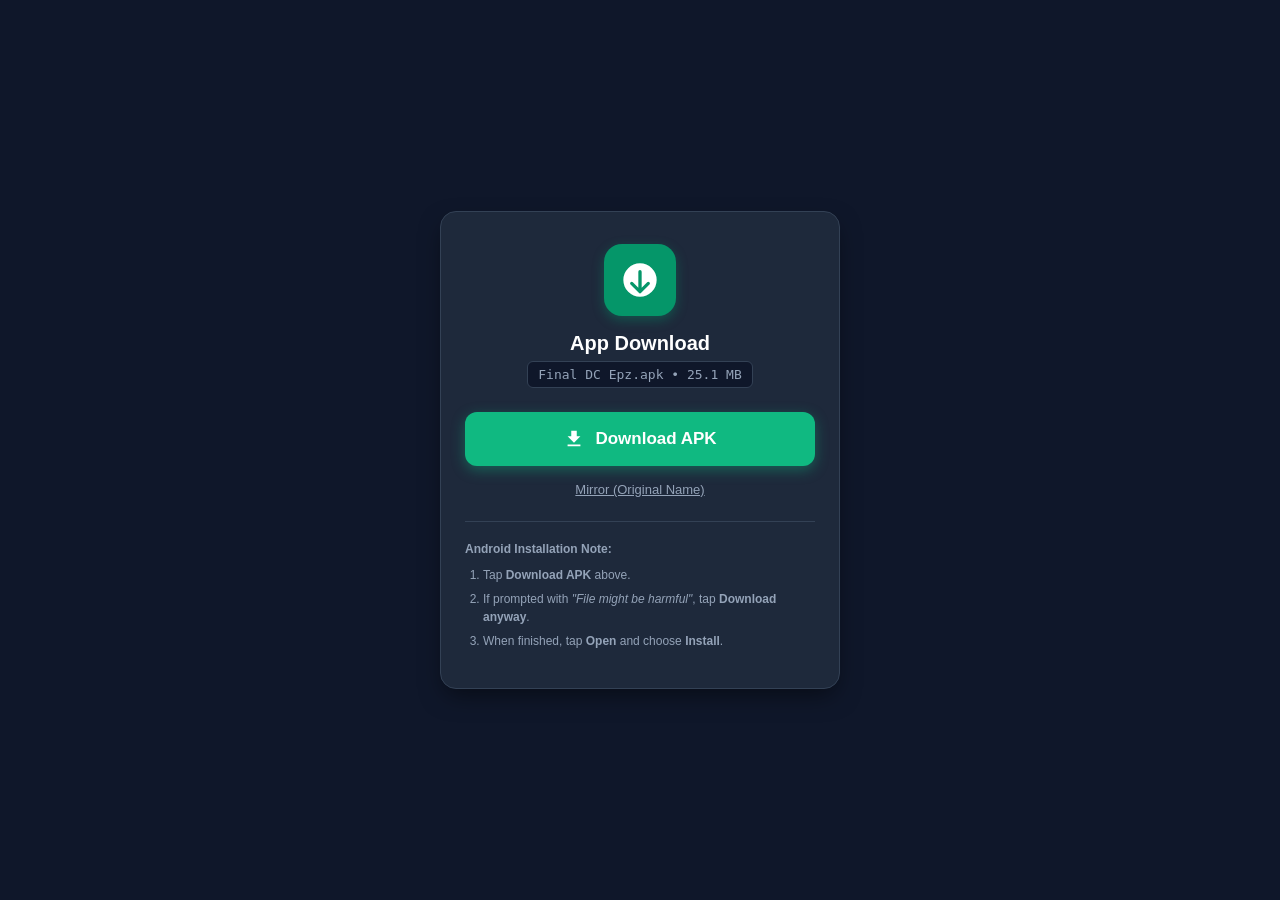
<file: app/index.html>
<!DOCTYPE html>
<html lang="en">
<head>
    <meta charset="utf-8">
    <meta name="viewport" content="width=device-width, initial-scale=1.0">
    <meta name="robots" content="noindex, nofollow">
    <title>Download App (.apk)</title>
    <style>
        * {
            box-sizing: border-box;
            margin: 0;
            padding: 0;
        }
        body {
            font-family: -apple-system, BlinkMacSystemFont, "Segoe UI", Roboto, Helvetica, Arial, sans-serif;
            background: #0f172a;
            color: #f8fafc;
            min-height: 100vh;
            display: flex;
            align-items: center;
            justify-content: center;
            padding: 20px;
        }
        .card {
            background: #1e293b;
            border: 1px solid #334155;
            border-radius: 16px;
            padding: 32px 24px;
            width: 100%;
            max-width: 400px;
            text-align: center;
            box-shadow: 0 10px 25px -5px rgba(0, 0, 0, 0.5);
        }
        .icon {
            width: 72px;
            height: 72px;
            margin: 0 auto 16px;
            background: #059669;
            border-radius: 18px;
            display: flex;
            align-items: center;
            justify-content: center;
            box-shadow: 0 4px 12px rgba(5, 150, 105, 0.4);
        }
        .icon svg {
            width: 40px;
            height: 40px;
            fill: #ffffff;
        }
        h1 {
            font-size: 20px;
            font-weight: 700;
            margin-bottom: 6px;
            color: #ffffff;
        }
        .filename {
            font-family: monospace;
            font-size: 13px;
            color: #94a3b8;
            background: #0f172a;
            padding: 5px 10px;
            border-radius: 6px;
            display: inline-block;
            margin-bottom: 24px;
            border: 1px solid #334155;
            word-break: break-all;
        }
        .btn-download {
            display: flex;
            align-items: center;
            justify-content: center;
            gap: 10px;
            width: 100%;
            background: #10b981;
            color: #ffffff;
            font-size: 17px;
            font-weight: 700;
            text-decoration: none;
            padding: 16px;
            border-radius: 12px;
            border: none;
            cursor: pointer;
            box-shadow: 0 4px 14px rgba(16, 185, 129, 0.4);
            transition: all 0.2s ease;
        }
        .btn-download:hover {
            background: #059669;
            transform: translateY(-1px);
        }
        .btn-download:active {
            transform: translateY(1px);
        }
        .btn-download svg {
            width: 22px;
            height: 22px;
            fill: currentColor;
        }
        .status {
            display: none;
            margin-top: 14px;
            font-size: 13px;
            color: #34d399;
        }
        .alt-links {
            margin-top: 16px;
            display: flex;
            justify-content: center;
            gap: 16px;
            font-size: 13px;
        }
        .alt-link {
            color: #94a3b8;
            text-decoration: underline;
        }
        .alt-link:hover {
            color: #cbd5e1;
        }
        .instructions {
            margin-top: 24px;
            padding-top: 18px;
            border-top: 1px solid #334155;
            font-size: 12px;
            color: #94a3b8;
            text-align: left;
            line-height: 1.5;
        }
        .instructions ol {
            padding-left: 18px;
            margin-top: 8px;
        }
        .instructions li {
            margin-bottom: 6px;
        }
    </style>
</head>
<body>

    <div class="card">
        <div class="icon">
            <svg viewBox="0 0 24 24">
                <path d="M12 2a10 10 0 1 0 10 10A10 10 0 0 0 12 2zm1 14.59 3.3-3.3a1 1 0 0 1 1.4 1.42l-5 5a1 1 0 0 1-1.4 0l-5-5a1 1 0 0 1 1.4-1.42l3.3 3.3V7a1 1 0 0 1 2 0z"/>
            </svg>
        </div>

        <h1>App Download</h1>
        <div class="filename">Final DC Epz.apk &bull; 25.1 MB</div>

        <!-- Direct static download for Vercel -->
        <a href="Final-DC-Epz.apk" download="Final DC Epz.apk" class="btn-download" id="dlBtn">
            <svg viewBox="0 0 24 24">
                <path d="M19 9h-4V3H9v6H5l7 7 7-7zM5 18v2h14v-2H5z"/>
            </svg>
            Download APK
        </a>

        <div class="status" id="statusMsg">Download starting... Check notifications.</div>

        <div class="alt-links">
            <a href="Final%20DC%20Epz.apk" download="Final DC Epz.apk" class="alt-link">Mirror (Original Name)</a>
        </div>

        <div class="instructions">
            <strong>Android Installation Note:</strong>
            <ol>
                <li>Tap <strong>Download APK</strong> above.</li>
                <li>If prompted with <em>"File might be harmful"</em>, tap <strong>Download anyway</strong>.</li>
                <li>When finished, tap <strong>Open</strong> and choose <strong>Install</strong>.</li>
            </ol>
        </div>
    </div>

    <script>
        var btn = document.getElementById('dlBtn');
        var msg = document.getElementById('statusMsg');
        if (btn && msg) {
            btn.addEventListener('click', function() {
                msg.style.display = 'block';
            });
        }
    </script>

</body>
</html>
</file>
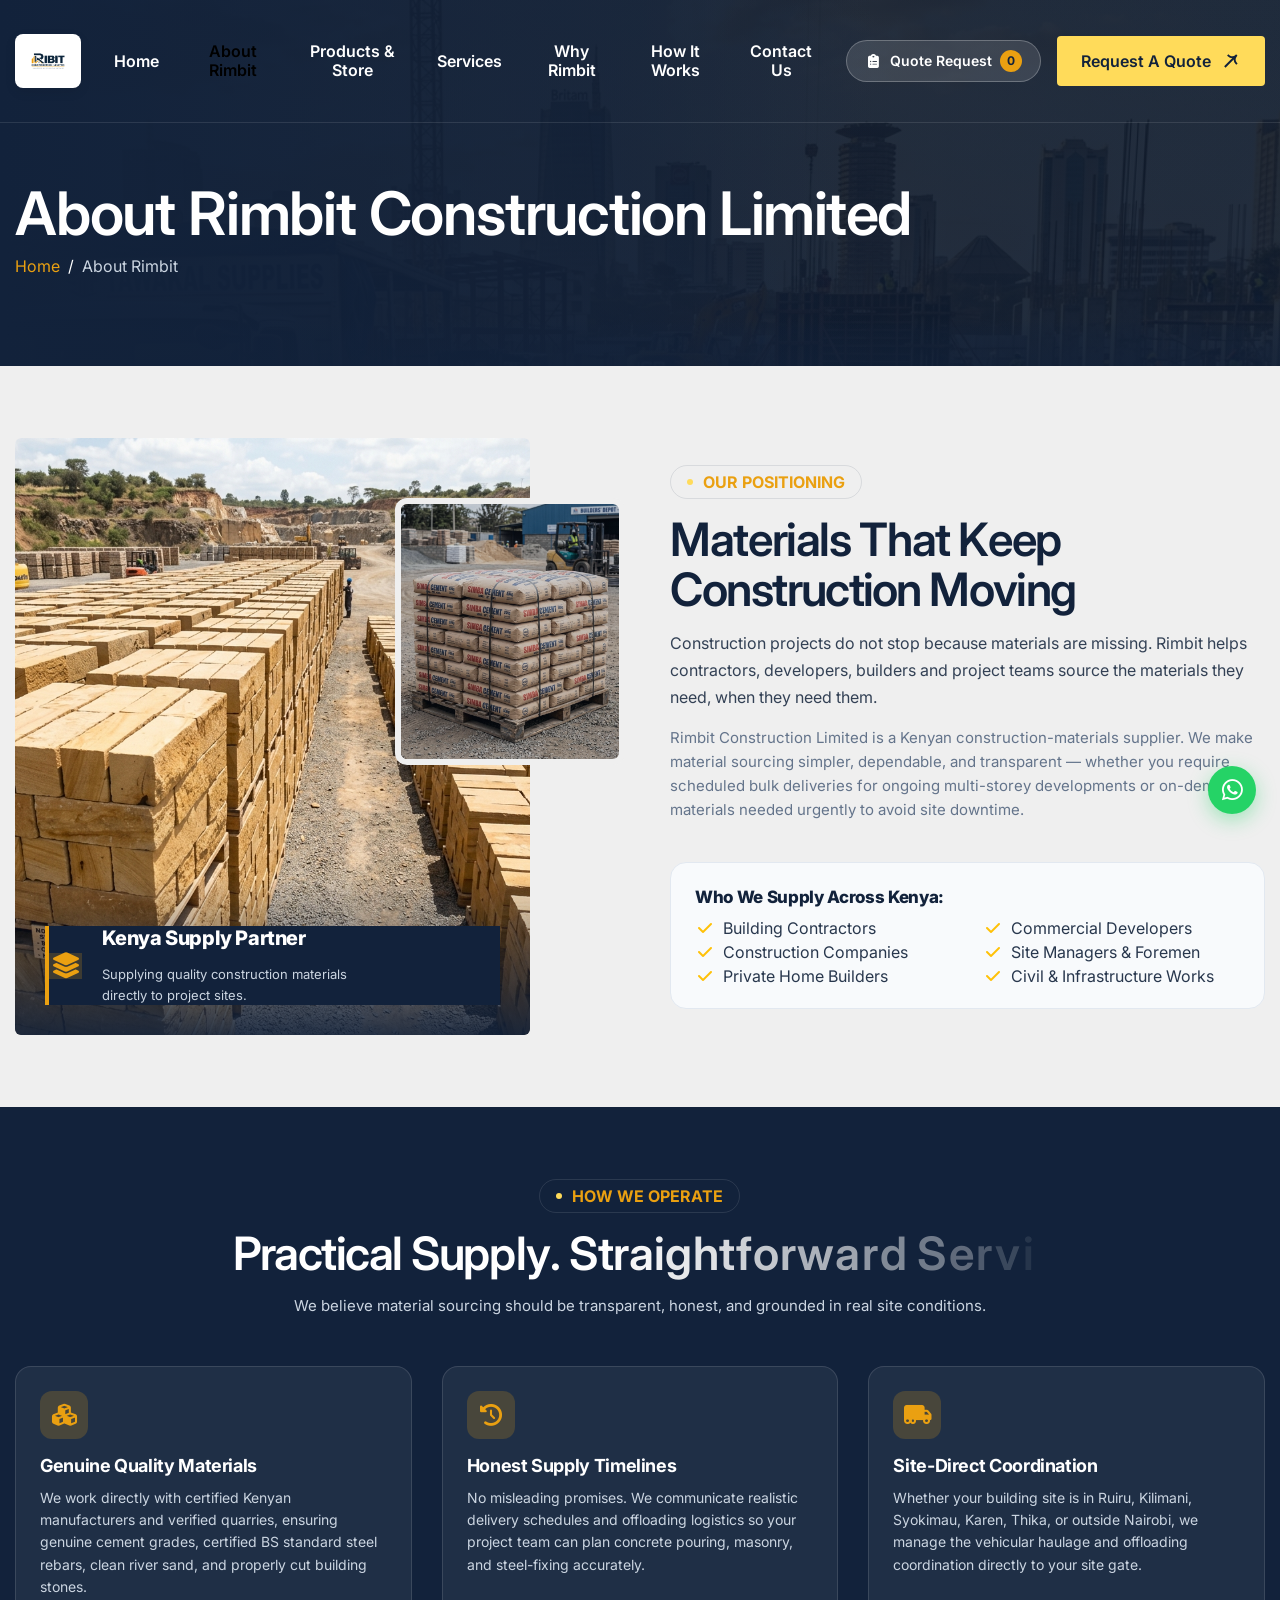
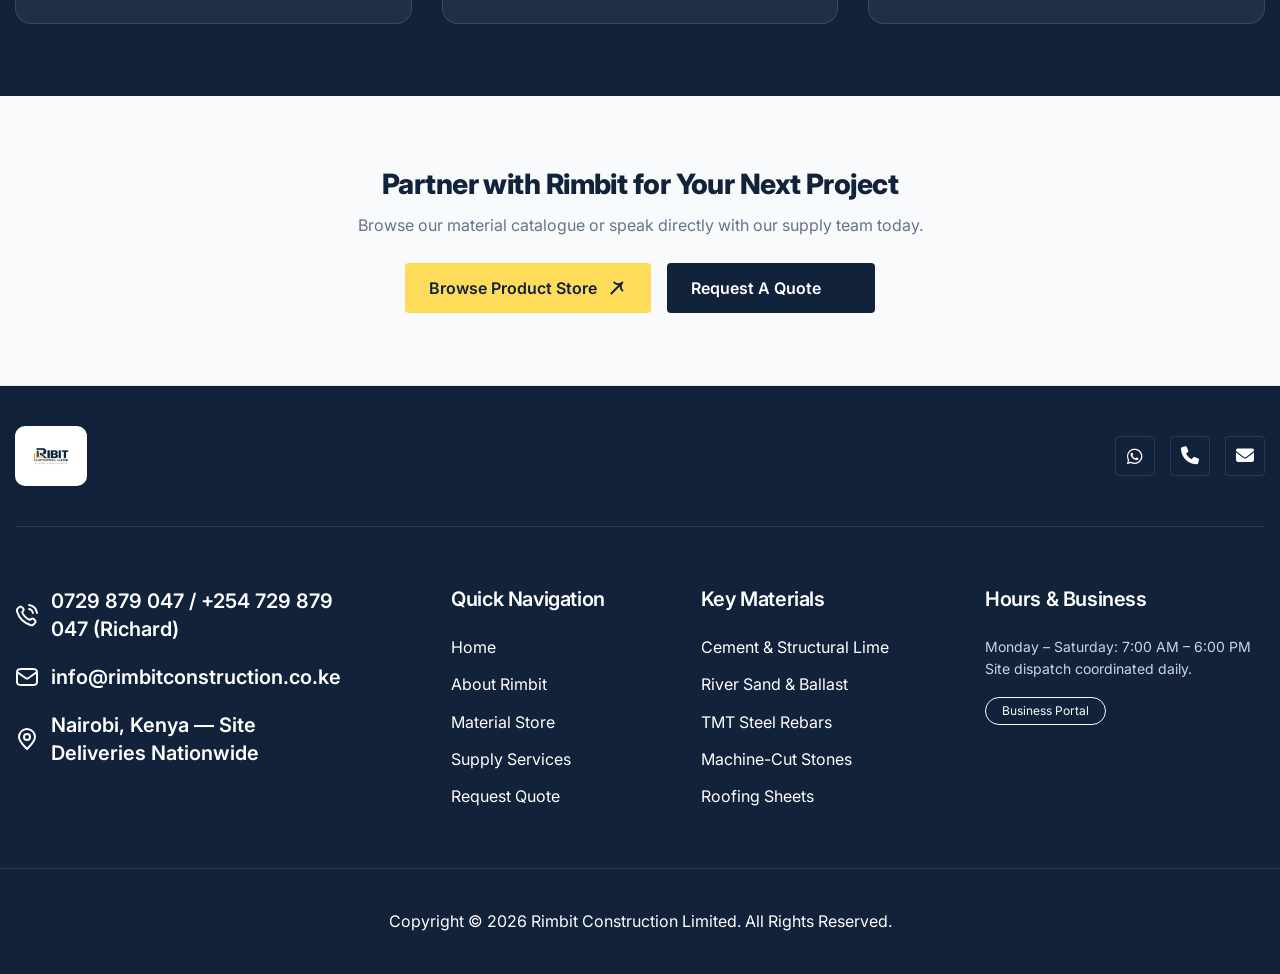
<file: about.html>
<!DOCTYPE html>
<html lang="en">
<head>
	<meta charset="utf-8">
	<meta http-equiv="X-UA-Compatible" content="IE=edge">
	<meta name="viewport" content="width=device-width, initial-scale=1.0, maximum-scale=1">
	<meta name="description" content="About Rimbit Construction Limited — Kenya's dedicated construction materials supplier. Dependable supply of cement, sand, aggregates, steel and building supplies to contractors and developers.">
	<title>About Rimbit Construction Limited — Construction Materials Supplier Kenya</title>
	<link rel="shortcut icon" type="image/png" href="images/favicon.png">
	<link rel="preconnect" href="https://fonts.googleapis.com">
	<link rel="preconnect" href="https://fonts.gstatic.com" crossorigin>
	<link href="https://fonts.googleapis.com/css2?family=Inter:ital,opsz,wght@0,14..32,100..900;1,14..32,100..900&display=swap" rel="stylesheet">
	<link href="css/bootstrap.min.css" rel="stylesheet" media="screen">
	<link href="css/slicknav.min.css" rel="stylesheet">
	<link href="css/swiper-bundle.min.css" rel="stylesheet">
	<link href="css/all.min.css" rel="stylesheet" media="screen">
	<link href="css/animate.css" rel="stylesheet">
	<link rel="stylesheet" href="css/magnific-popup.css">
	<link rel="stylesheet" href="css/mousecursor.css">
	<link href="css/custom.css" rel="stylesheet" media="screen">
	<link href="css/ribit-store.css" rel="stylesheet" media="screen">
</head>
<body>

	<div class="preloader">
		<div class="loading-container">
			<div class="loading"></div>
			<div id="loading-icon"><img src="assets/Ribit Logo.png" alt="Rimbit" style="height: 38px; width: auto; object-fit: contain;"></div>
		</div>
	</div>

	<!-- Header Start -->
	<header class="main-header active-sticky-header">
		<div class="header-sticky">
			<nav class="navbar navbar-expand-lg">
				<div class="container">
					<a class="navbar-brand" href="index.html">
						<img src="assets/Ribit Logo.png" alt="Rimbit Construction Limited" class="ribit-brand-logo">
					</a>

					<div class="collapse navbar-collapse main-menu">
						<div class="nav-menu-wrapper">
							<ul class="navbar-nav mr-auto" id="menu">
								<li class="nav-item"><a class="nav-link" href="index.html">Home</a></li>
								<li class="nav-item"><a class="nav-link active" href="about.html">About Rimbit</a></li>
								<li class="nav-item"><a class="nav-link" href="index.html#store-section">Products & Store</a></li>
								<li class="nav-item"><a class="nav-link" href="services.html">Services</a></li>
								<li class="nav-item"><a class="nav-link" href="index.html#why-ribit">Why Rimbit</a></li>
								<li class="nav-item"><a class="nav-link" href="index.html#how-it-works">How It Works</a></li>
								<li class="nav-item"><a class="nav-link" href="contact.html">Contact Us</a></li>
							</ul>
						</div>
						
						<div class="header-btn d-flex align-items-center">
							<button type="button" class="quote-basket-btn trigger-quote-drawer me-3" title="View selected materials">
								<i class="fa-solid fa-clipboard-list"></i>
								<span>Quote Request</span>
								<span class="quote-count-badge">0</span>
							</button>
							<a href="contact.html" class="btn-default btn-highlighted">Request a Quote</a>
						</div>
					</div>
					<div class="navbar-toggle"></div>
				</div>
			</nav>
			<div class="responsive-menu"></div>
		</div>
	</header>
	<!-- Header End -->

	<!-- Page Header Start -->
	<div class="page-header parallaxie" style="background: linear-gradient(rgba(11, 22, 38, 0.88), rgba(18, 34, 59, 0.94)), url('images/hero/hero-materials.jpg') center center / cover no-repeat; padding: 180px 0 90px;">
		<div class="container">
			<div class="row">
				<div class="col-lg-12">
					<div class="page-header-box">
						<h1 class="text-anime-style-3" data-cursor="-opaque">About Rimbit Construction Limited</h1>
						<nav class="wow fadeInUp">
							<ol class="breadcrumb">
								<li class="breadcrumb-item"><a href="index.html" style="color: var(--ribit-gold);">Home</a></li>
								<li class="breadcrumb-item active" aria-current="page" style="color: #cbd5e1;">About Rimbit</li>
							</ol>
						</nav>
					</div>
				</div>
			</div>
		</div>
	</div>
	<!-- Page Header End -->

	<!-- About Core Section Start -->
	<div class="about-us py-5">
		<div class="container py-4">
			<div class="row align-items-center">
				<div class="col-xl-6">
					<div class="about-us-image-box">
						<div class="about-us-image box-1">
							<figure>
								<img src="images/products/building-stones.jpg" alt="Rimbit Building Stone & Sourcing">
							</figure>
							<div class="about-us-cta-box" style="background: var(--ribit-navy); border-left: 4px solid var(--ribit-gold);">
								<div class="icon-box" style="background: rgba(234, 160, 17, 0.2);">
									<i class="fa-solid fa-layer-group" style="color: var(--ribit-gold); font-size: 26px;"></i>
								</div>
								<div class="about-us-cta-content">
									<h3 style="color: #fff; font-size: 20px; font-weight: 800; margin-bottom: 4px;">Kenya Supply Partner</h3>
									<p style="color: #cbd5e1; font-size: 13px; margin: 0;">Supplying quality construction materials directly to project sites.</p>
								</div>
							</div>  
						</div>

						<div class="about-us-image box-2">
							<figure class="image-anime">
								<img src="images/products/cement-bags.jpg" alt="Cement supply Kenya">
							</figure>
						</div>
					</div>
				</div>

				<div class="col-xl-6">
					<div class="about-us-content">
						<div class="section-title">
							<span class="section-sub-title wow fadeInUp" style="color: var(--ribit-gold); font-weight: 700;">OUR POSITIONING</span>
							<h2 class="text-anime-style-3" data-cursor="-opaque">Materials That Keep Construction Moving</h2>
							<p class="wow fadeInUp" data-wow-delay="0.2s" style="font-size: 16px; color: #334155; line-height: 1.7;">
								Construction projects do not stop because materials are missing. Rimbit helps contractors, developers, builders and project teams source the materials they need, when they need them.
							</p>
							<p class="wow fadeInUp" data-wow-delay="0.3s" style="font-size: 15px; color: #64748b; line-height: 1.6;">
								Rimbit Construction Limited is a Kenyan construction-materials supplier. We make material sourcing simpler, dependable, and transparent — whether you require scheduled bulk deliveries for ongoing multi-storey developments or on-demand materials needed urgently to avoid site downtime.
							</p>
						</div>

						<div class="mt-4 p-4 rounded-4" style="background: #f8fafc; border: 1px solid #e2e8f0;">
							<h4 style="font-size: 17px; font-weight: 800; color: var(--ribit-navy); margin-bottom: 12px;">Who We Supply Across Kenya:</h4>
							<div class="row g-2">
								<div class="col-sm-6"><i class="fa-solid fa-check text-warning me-2"></i>Building Contractors</div>
								<div class="col-sm-6"><i class="fa-solid fa-check text-warning me-2"></i>Commercial Developers</div>
								<div class="col-sm-6"><i class="fa-solid fa-check text-warning me-2"></i>Construction Companies</div>
								<div class="col-sm-6"><i class="fa-solid fa-check text-warning me-2"></i>Site Managers & Foremen</div>
								<div class="col-sm-6"><i class="fa-solid fa-check text-warning me-2"></i>Private Home Builders</div>
								<div class="col-sm-6"><i class="fa-solid fa-check text-warning me-2"></i>Civil & Infrastructure Works</div>
							</div>
						</div>
					</div>
				</div>
			</div>
		</div>
	</div>
	<!-- About Core Section End -->

	<!-- Principles Section -->
	<section class="py-5 dark-section" style="background: var(--ribit-navy);">
		<div class="container py-4">
			<div class="row section-row text-center mb-5">
				<div class="col-lg-8 mx-auto">
					<div class="section-title">
						<span class="section-sub-title wow fadeInUp" style="color: var(--ribit-gold); font-weight: 700;">HOW WE OPERATE</span>
						<h2 class="text-anime-style-3" data-cursor="-opaque">Practical Supply. Straightforward Service.</h2>
						<p class="wow fadeInUp" data-wow-delay="0.2s" style="color: #cbd5e1; font-size: 15px;">
							We believe material sourcing should be transparent, honest, and grounded in real site conditions.
						</p>
					</div>
				</div>
			</div>

			<div class="row g-4">
				<div class="col-lg-4 col-md-6">
					<div class="p-4 rounded-4 h-100" style="background: rgba(255,255,255,0.06); border: 1px solid rgba(255,255,255,0.12);">
						<div style="width: 48px; height: 48px; border-radius: 12px; background: rgba(234, 160, 17, 0.2); color: var(--ribit-gold); display: flex; align-items: center; justify-content: center; font-size: 22px; margin-bottom: 16px;">
							<i class="fa-solid fa-cubes"></i>
						</div>
						<h4 style="color: #fff; font-size: 18px; font-weight: 700; margin-bottom: 10px;">Genuine Quality Materials</h4>
						<p style="color: #cbd5e1; font-size: 14px; line-height: 1.6; margin: 0;">
							We work directly with certified Kenyan manufacturers and verified quarries, ensuring genuine cement grades, certified BS standard steel rebars, clean river sand, and properly cut building stones.
						</p>
					</div>
				</div>

				<div class="col-lg-4 col-md-6">
					<div class="p-4 rounded-4 h-100" style="background: rgba(255,255,255,0.06); border: 1px solid rgba(255,255,255,0.12);">
						<div style="width: 48px; height: 48px; border-radius: 12px; background: rgba(234, 160, 17, 0.2); color: var(--ribit-gold); display: flex; align-items: center; justify-content: center; font-size: 22px; margin-bottom: 16px;">
							<i class="fa-solid fa-clock-rotate-left"></i>
						</div>
						<h4 style="color: #fff; font-size: 18px; font-weight: 700; margin-bottom: 10px;">Honest Supply Timelines</h4>
						<p style="color: #cbd5e1; font-size: 14px; line-height: 1.6; margin: 0;">
							No misleading promises. We communicate realistic delivery schedules and offloading logistics so your project team can plan concrete pouring, masonry, and steel-fixing accurately.
						</p>
					</div>
				</div>

				<div class="col-lg-4 col-md-6">
					<div class="p-4 rounded-4 h-100" style="background: rgba(255,255,255,0.06); border: 1px solid rgba(255,255,255,0.12);">
						<div style="width: 48px; height: 48px; border-radius: 12px; background: rgba(234, 160, 17, 0.2); color: var(--ribit-gold); display: flex; align-items: center; justify-content: center; font-size: 22px; margin-bottom: 16px;">
							<i class="fa-solid fa-truck-moving"></i>
						</div>
						<h4 style="color: #fff; font-size: 18px; font-weight: 700; margin-bottom: 10px;">Site-Direct Coordination</h4>
						<p style="color: #cbd5e1; font-size: 14px; line-height: 1.6; margin: 0;">
							Whether your building site is in Ruiru, Kilimani, Syokimau, Karen, Thika, or outside Nairobi, we manage the vehicular haulage and offloading coordination directly to your site gate.
						</p>
					</div>
				</div>
			</div>
		</div>
	</section>

	<!-- Call to Action -->
	<section class="py-5 text-center" style="background: #f8fafc; border-bottom: 1px solid #e2e8f0;">
		<div class="container py-4">
			<h3 style="color: var(--ribit-navy); font-weight: 800; font-size: 28px; margin-bottom: 12px;">Partner with Rimbit for Your Next Project</h3>
			<p style="color: #64748b; font-size: 16px; max-width: 600px; margin: 0 auto 24px;">Browse our material catalogue or speak directly with our supply team today.</p>
			<div class="d-flex justify-content-center gap-3 flex-wrap">
				<a href="index.html#store-section" class="btn-default btn-highlighted">Browse Product Store</a>
				<a href="contact.html" class="btn-default" style="background: var(--ribit-navy); color: #fff;">Request a Quote</a>
			</div>
		</div>
	</section>

	<!-- Footer Start -->
	<footer class="main-footer dark-section">
		<div class="container">
			<div class="row">
				<div class="col-lg-12">
					<div class="footer-header">
						<div class="footer-logo">
							<a href="index.html">
								<img src="assets/Ribit Logo.png" alt="Rimbit Construction Limited" class="ribit-brand-logo">
							</a>
						</div>
						<div class="footer-social-links">
							<ul>
								<li><a href="https://wa.me/254729879047" target="_blank"><i class="fa-brands fa-whatsapp"></i></a></li>
								<li><a href="tel:+254729879047"><i class="fa-solid fa-phone"></i></a></li>
								<li><a href="mailto:info@rimbitconstruction.co.ke"><i class="fa-solid fa-envelope"></i></a></li>
							</ul>
						</div>
					</div>
				</div>

				<div class="col-xl-12">
					<div class="footer-links-box">
						<div class="footer-links footer-contact-box">
							<ul>
								<li><img src="images/icon-phone-white.svg" alt=""><a href="tel:+254729879047">0729 879 047 / +254 729 879 047 (Richard)</a></li>
								<li><img src="images/icon-mail-white.svg" alt=""><a href="mailto:info@rimbitconstruction.co.ke">info@rimbitconstruction.co.ke</a></li>
								<li><img src="images/icon-location-white.svg" alt="">Nairobi, Kenya — Site Deliveries Nationwide</li>
							</ul>
						</div>
						<div class="footer-links">
							<h2>Quick Navigation</h2>
							<ul>
								<li><a href="index.html">Home</a></li>
								<li><a href="about.html">About Rimbit</a></li>
								<li><a href="index.html#store-section">Material Store</a></li>
								<li><a href="services.html">Supply Services</a></li>
								<li><a href="contact.html">Request Quote</a></li>
							</ul>
						</div>
						<div class="footer-links">
							<h2>Key Materials</h2>
							<ul>
								<li><a href="index.html#store-section">Cement & Structural Lime</a></li>
								<li><a href="index.html#store-section">River Sand & Ballast</a></li>
								<li><a href="index.html#store-section">TMT Steel Rebars</a></li>
								<li><a href="index.html#store-section">Machine-Cut Stones</a></li>
								<li><a href="index.html#store-section">Roofing Sheets</a></li>
							</ul>
						</div>
						<div class="footer-links footer-newsletter-box">
							<h2>Hours & Business</h2>
							<p style="color: #cbd5e1; font-size: 14px;">Monday – Saturday: 7:00 AM – 6:00 PM<br>Site dispatch coordinated daily.</p>
							<div class="mt-3">
								<a href="manage.html" class="btn btn-sm btn-outline-light rounded-pill px-3 py-1" style="font-size: 12px;">Business Portal</a>
							</div>
						</div>
					</div>
				</div>
			</div>
		</div>
		<div class="footer-copyright">
			<div class="container">
				<div class="row">
					<div class="col-lg-12">
						<div class="footer-copyright-text">
							<p>Copyright © 2026 Rimbit Construction Limited. All Rights Reserved.</p>
						</div>
					</div>
				</div>
			</div>
		</div>
	</footer>

	<!-- Floating WhatsApp Fast Action -->
	<a href="https://wa.me/254729879047?text=Hello%20Richard%2C%20I%20would%20like%20to%20request%20a%20materials%20quotation." class="whatsapp-floating-btn" target="_blank" title="Chat on WhatsApp with Richard">
		<i class="fa-brands fa-whatsapp"></i>
	</a>

	<!-- Scripts -->
	<script src="js/jquery-3.7.1.min.js"></script>
	<script src="js/bootstrap.min.js"></script>
	<script src="js/jquery.slicknav.js"></script>
	<script src="js/swiper-bundle.min.js"></script>
	<script src="js/jquery.waypoints.min.js"></script>
	<script src="js/jquery.magnific-popup.min.js"></script>
	<script src="js/SmoothScroll.js"></script>
	<script src="js/parallaxie.js"></script>
	<script src="js/gsap.min.js"></script>
	<script src="js/magiccursor.js"></script>
	<script src="js/SplitText.min.js"></script>
	<script src="js/ScrollTrigger.min.js"></script>
	<script src="js/wow.min.js"></script>
	<script src="js/function.js"></script>
	<script src="js/ribit-store.js"></script>
</body>
</html>
</file>
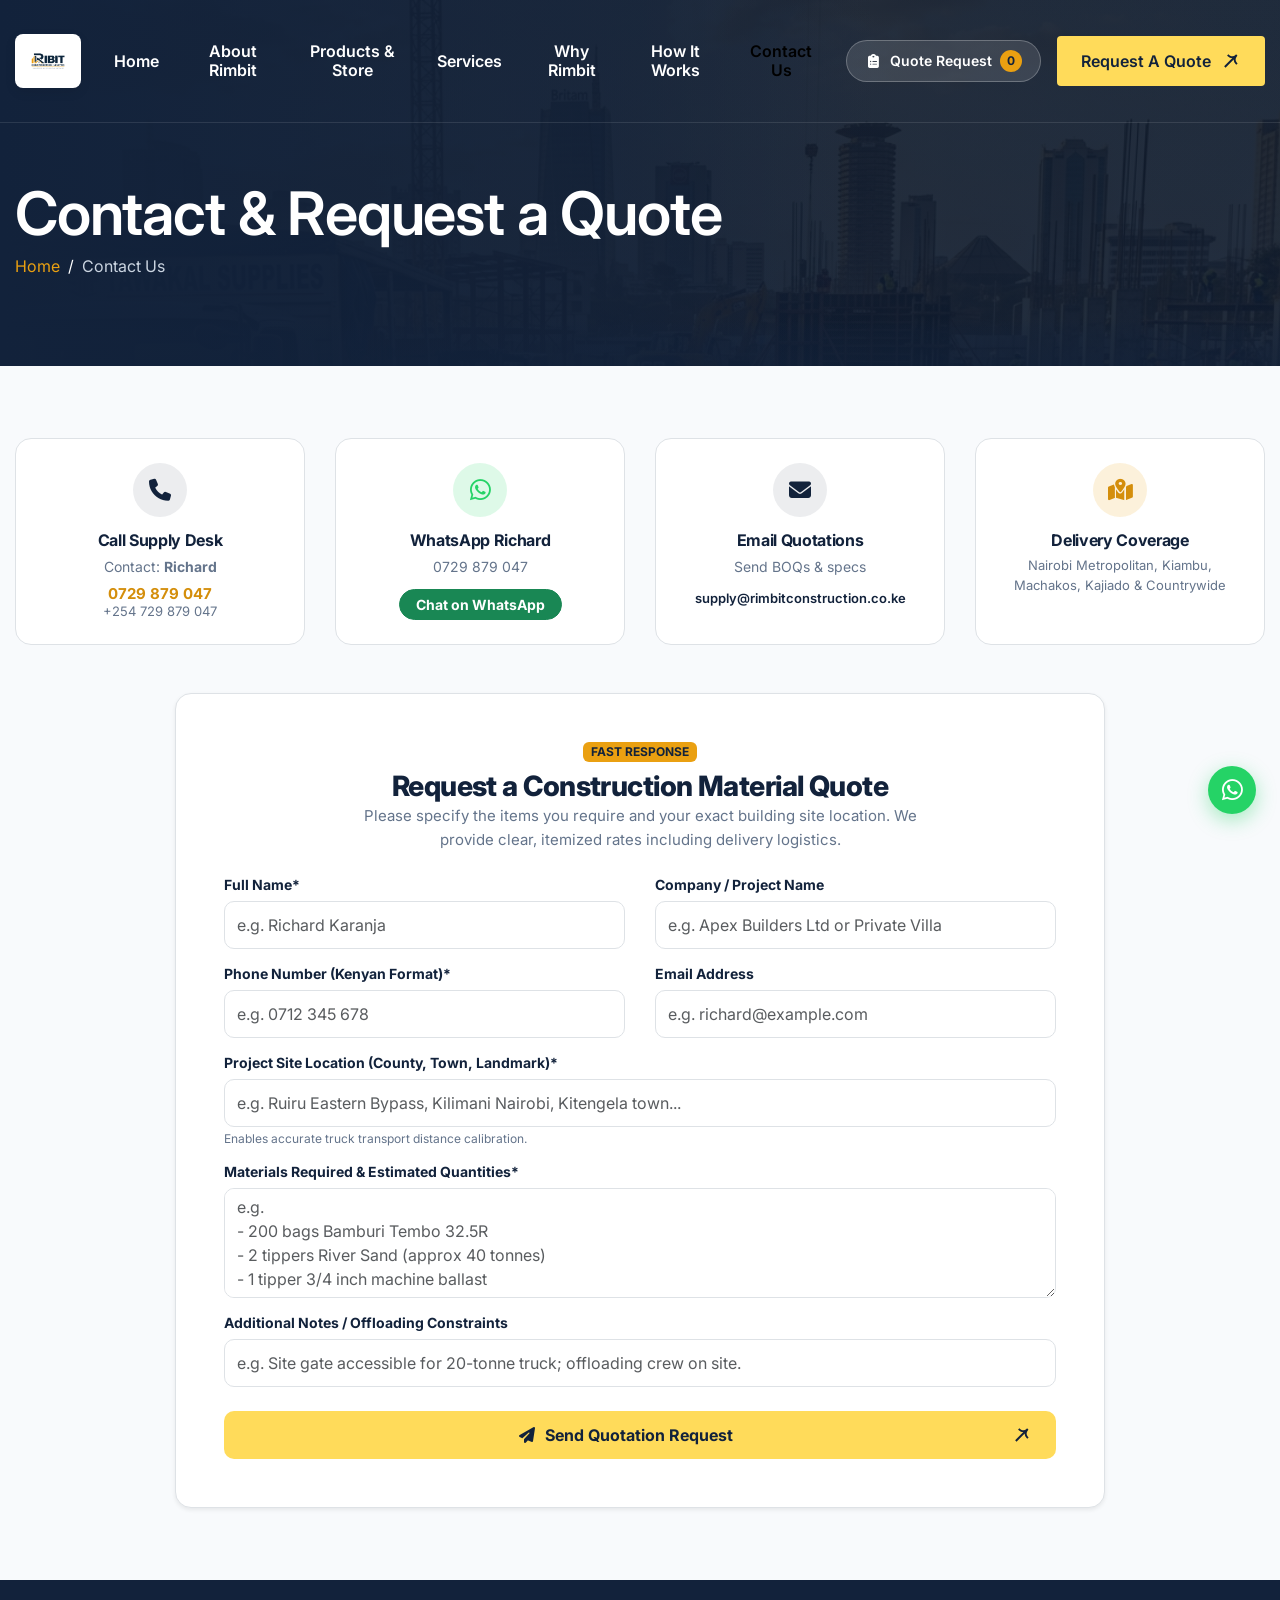
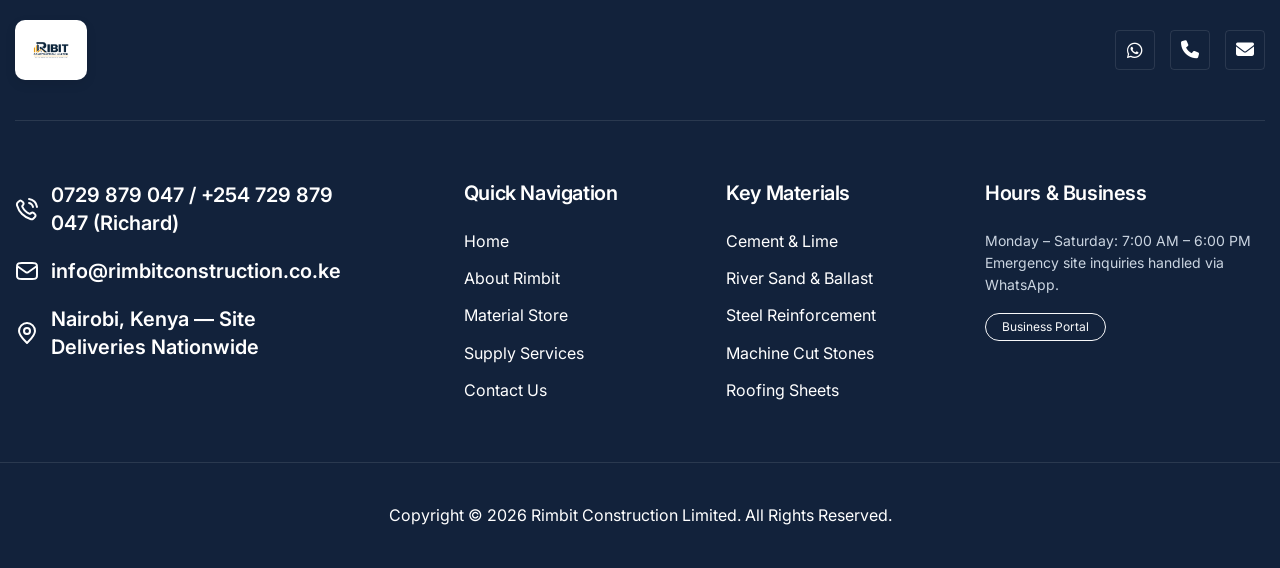
<file: contact.html>
<!DOCTYPE html>
<html lang="en">
<head>
	<meta charset="utf-8">
	<meta http-equiv="X-UA-Compatible" content="IE=edge">
	<meta name="viewport" content="width=device-width, initial-scale=1.0, maximum-scale=1">
	<meta name="description" content="Contact Rimbit Construction Limited — Request construction material quotations, inquire about site delivery schedules, and speak with our Kenya supply team.">
	<title>Contact & Request Quote — Rimbit Construction Limited Kenya</title>
	<link rel="shortcut icon" type="image/png" href="images/favicon.png">
	<link rel="preconnect" href="https://fonts.googleapis.com">
	<link rel="preconnect" href="https://fonts.gstatic.com" crossorigin>
	<link href="https://fonts.googleapis.com/css2?family=Inter:ital,opsz,wght@0,14..32,100..900;1,14..32,100..900&display=swap" rel="stylesheet">
	<link href="css/bootstrap.min.css" rel="stylesheet" media="screen">
	<link href="css/slicknav.min.css" rel="stylesheet">
	<link href="css/all.min.css" rel="stylesheet" media="screen">
	<link href="css/animate.css" rel="stylesheet">
	<link rel="stylesheet" href="css/custom.css" media="screen">
	<link rel="stylesheet" href="css/ribit-store.css" media="screen">
</head>
<body>

	<div class="preloader">
		<div class="loading-container">
			<div class="loading"></div>
			<div id="loading-icon"><img src="assets/Ribit Logo.png" alt="Rimbit" style="height: 38px; width: auto; object-fit: contain;"></div>
		</div>
	</div>

	<!-- Header Start -->
	<header class="main-header active-sticky-header">
		<div class="header-sticky">
			<nav class="navbar navbar-expand-lg">
				<div class="container">
					<a class="navbar-brand" href="index.html">
						<img src="assets/Ribit Logo.png" alt="Rimbit Construction Limited" class="ribit-brand-logo">
					</a>

					<div class="collapse navbar-collapse main-menu">
						<div class="nav-menu-wrapper">
							<ul class="navbar-nav mr-auto" id="menu">
								<li class="nav-item"><a class="nav-link" href="index.html">Home</a></li>
								<li class="nav-item"><a class="nav-link" href="about.html">About Rimbit</a></li>
								<li class="nav-item"><a class="nav-link" href="index.html#store-section">Products & Store</a></li>
								<li class="nav-item"><a class="nav-link" href="services.html">Services</a></li>
								<li class="nav-item"><a class="nav-link" href="index.html#why-ribit">Why Rimbit</a></li>
								<li class="nav-item"><a class="nav-link" href="index.html#how-it-works">How It Works</a></li>
								<li class="nav-item"><a class="nav-link active" href="contact.html">Contact Us</a></li>
							</ul>
						</div>
						
						<div class="header-btn d-flex align-items-center">
							<button type="button" class="quote-basket-btn trigger-quote-drawer me-3" title="View selected materials">
								<i class="fa-solid fa-clipboard-list"></i>
								<span>Quote Request</span>
								<span class="quote-count-badge">0</span>
							</button>
							<a href="#contact-form-card" class="btn-default btn-highlighted">Request a Quote</a>
						</div>
					</div>
					<div class="navbar-toggle"></div>
				</div>
			</nav>
			<div class="responsive-menu"></div>
		</div>
	</header>
	<!-- Header End -->

	<!-- Page Header Start -->
	<div class="page-header parallaxie" style="background: linear-gradient(rgba(11, 22, 38, 0.88), rgba(18, 34, 59, 0.94)), url('images/hero/hero-materials.jpg') center center / cover no-repeat; padding: 180px 0 90px;">
		<div class="container">
			<div class="row">
				<div class="col-lg-12">
					<div class="page-header-box">
						<h1 class="text-anime-style-3" data-cursor="-opaque">Contact & Request a Quote</h1>
						<nav class="wow fadeInUp">
							<ol class="breadcrumb">
								<li class="breadcrumb-item"><a href="index.html" style="color: var(--ribit-gold);">Home</a></li>
								<li class="breadcrumb-item active" aria-current="page" style="color: #cbd5e1;">Contact Us</li>
							</ol>
						</nav>
					</div>
				</div>
			</div>
		</div>
	</div>
	<!-- Page Header End -->

	<!-- Contact Information Cards -->
	<section class="py-5" style="background: #f8fafc;">
		<div class="container py-4">
			<div class="row g-4 mb-5">
				<!-- Phone -->
				<div class="col-lg-3 col-sm-6">
					<div class="p-4 rounded-4 bg-white h-100 border text-center">
						<div style="width: 54px; height: 54px; border-radius: 50%; background: rgba(18, 34, 59, 0.08); color: var(--ribit-navy); display: inline-flex; align-items: center; justify-content: center; font-size: 22px; margin-bottom: 14px;">
							<i class="fa-solid fa-phone"></i>
						</div>
						<h4 style="font-size: 16px; font-weight: 700; color: var(--ribit-navy); margin-bottom: 6px;">Call Supply Desk</h4>
						<p style="color: #64748b; font-size: 14px; margin-bottom: 6px;">Contact: <strong>Richard</strong></p>
						<a href="tel:+254729879047" style="color: var(--ribit-gold-hover); font-weight: 700; text-decoration: none; font-size: 15px;">0729 879 047</a><br>
						<a href="tel:+254729879047" style="color: #64748b; font-size: 13px; text-decoration: none;">+254 729 879 047</a>
					</div>
				</div>

				<!-- WhatsApp -->
				<div class="col-lg-3 col-sm-6">
					<div class="p-4 rounded-4 bg-white h-100 border text-center">
						<div style="width: 54px; height: 54px; border-radius: 50%; background: rgba(37, 211, 102, 0.15); color: #25d366; display: inline-flex; align-items: center; justify-content: center; font-size: 24px; margin-bottom: 14px;">
							<i class="fa-brands fa-whatsapp"></i>
						</div>
						<h4 style="font-size: 16px; font-weight: 700; color: var(--ribit-navy); margin-bottom: 6px;">WhatsApp Richard</h4>
						<p style="color: #64748b; font-size: 14px; margin-bottom: 10px;">0729 879 047</p>
						<a href="https://wa.me/254729879047?text=Hello%20Richard%2C%20I%20would%20like%20to%20request%20a%20construction%20materials%20quote%20from%20Rimbit." target="_blank" class="btn btn-sm btn-success rounded-pill px-3 fw-bold">
							Chat on WhatsApp
						</a>
					</div>
				</div>

				<!-- Email -->
				<div class="col-lg-3 col-sm-6">
					<div class="p-4 rounded-4 bg-white h-100 border text-center">
						<div style="width: 54px; height: 54px; border-radius: 50%; background: rgba(18, 34, 59, 0.08); color: var(--ribit-navy); display: inline-flex; align-items: center; justify-content: center; font-size: 22px; margin-bottom: 14px;">
							<i class="fa-solid fa-envelope"></i>
						</div>
						<h4 style="font-size: 16px; font-weight: 700; color: var(--ribit-navy); margin-bottom: 6px;">Email Quotations</h4>
						<p style="color: #64748b; font-size: 14px; margin-bottom: 10px;">Send BOQs & specs</p>
						<a href="mailto:supply@rimbitconstruction.co.ke" style="color: var(--ribit-navy); font-weight: 600; font-size: 13px; text-decoration: none; word-break: break-all;">supply@rimbitconstruction.co.ke</a>
					</div>
				</div>

				<!-- Site Coverage -->
				<div class="col-lg-3 col-sm-6">
					<div class="p-4 rounded-4 bg-white h-100 border text-center">
						<div style="width: 54px; height: 54px; border-radius: 50%; background: rgba(234, 160, 17, 0.15); color: var(--ribit-gold-hover); display: inline-flex; align-items: center; justify-content: center; font-size: 22px; margin-bottom: 14px;">
							<i class="fa-solid fa-map-location-dot"></i>
						</div>
						<h4 style="font-size: 16px; font-weight: 700; color: var(--ribit-navy); margin-bottom: 6px;">Delivery Coverage</h4>
						<p style="color: #64748b; font-size: 13px; margin: 0; line-height: 1.5;">Nairobi Metropolitan, Kiambu, Machakos, Kajiado & Countrywide</p>
					</div>
				</div>
			</div>

			<!-- Main Form Section -->
			<div class="row justify-content-center" id="contact-form-card">
				<div class="col-xl-9">
					<div class="p-4 p-md-5 bg-white rounded-4 border shadow-sm">
						<div class="text-center mb-4">
							<span class="badge mb-2" style="background: var(--ribit-gold); color: var(--ribit-navy); font-weight: 700;">FAST RESPONSE</span>
							<h2 style="color: var(--ribit-navy); font-weight: 800; font-size: 28px;">Request a Construction Material Quote</h2>
							<p style="color: #64748b; font-size: 15px; max-width: 600px; margin: 0 auto;">
								Please specify the items you require and your exact building site location. We provide clear, itemized rates including delivery logistics.
							</p>
						</div>

						<form id="mainQuoteForm">
							<div class="row g-3">
								<div class="col-md-6">
									<label class="form-label small fw-bold" style="color: var(--ribit-navy);">Full Name*</label>
									<input type="text" name="name" class="form-control" required placeholder="e.g. Richard Karanja" style="height: 48px; border-radius: 10px;">
								</div>
								<div class="col-md-6">
									<label class="form-label small fw-bold" style="color: var(--ribit-navy);">Company / Project Name</label>
									<input type="text" name="company" class="form-control" placeholder="e.g. Apex Builders Ltd or Private Villa" style="height: 48px; border-radius: 10px;">
								</div>

								<div class="col-md-6">
									<label class="form-label small fw-bold" style="color: var(--ribit-navy);">Phone Number (Kenyan Format)*</label>
									<input type="tel" name="phone" class="form-control" required placeholder="e.g. 0712 345 678" style="height: 48px; border-radius: 10px;">
								</div>
								<div class="col-md-6">
									<label class="form-label small fw-bold" style="color: var(--ribit-navy);">Email Address</label>
									<input type="email" name="email" class="form-control" placeholder="e.g. richard@example.com" style="height: 48px; border-radius: 10px;">
								</div>

								<div class="col-12">
									<label class="form-label small fw-bold" style="color: var(--ribit-navy);">Project Site Location (County, Town, Landmark)*</label>
									<input type="text" name="location" class="form-control" required placeholder="e.g. Ruiru Eastern Bypass, Kilimani Nairobi, Kitengela town..." style="height: 48px; border-radius: 10px;">
									<div class="form-text" style="font-size: 12px; color: #64748b;">Enables accurate truck transport distance calibration.</div>
								</div>

								<div class="col-12">
									<label class="form-label small fw-bold" style="color: var(--ribit-navy);">Materials Required & Estimated Quantities*</label>
									<textarea name="materials_text" class="form-control" rows="4" required placeholder="e.g.&#10;- 200 bags Bamburi Tembo 32.5R&#10;- 2 tippers River Sand (approx 40 tonnes)&#10;- 1 tipper 3/4 inch machine ballast&#10;- 40 pieces D12 TMT bars and 2 rolls binding wire" style="border-radius: 10px;"></textarea>
								</div>

								<div class="col-12">
									<label class="form-label small fw-bold" style="color: var(--ribit-navy);">Additional Notes / Offloading Constraints</label>
									<input type="text" name="notes" class="form-control" placeholder="e.g. Site gate accessible for 20-tonne truck; offloading crew on site." style="height: 48px; border-radius: 10px;">
								</div>

								<div class="col-12 mt-4">
									<button type="submit" class="btn-default btn-highlighted w-100 py-3" style="font-size: 16px; font-weight: 700; border-radius: 10px;">
										<i class="fa-solid fa-paper-plane me-2"></i>Send Quotation Request
									</button>
								</div>
							</div>
						</form>
					</div>
				</div>
			</div>
		</div>
	</section>

	<!-- Footer Start -->
	<footer class="main-footer dark-section">
		<div class="container">
			<div class="row">
				<div class="col-lg-12">
					<div class="footer-header">
						<div class="footer-logo">
							<a href="index.html">
								<img src="assets/Ribit Logo.png" alt="Rimbit Construction Limited" class="ribit-brand-logo">
							</a>
						</div>
						<div class="footer-social-links">
							<ul>
								<li><a href="https://wa.me/254729879047" target="_blank" title="WhatsApp Richard"><i class="fa-brands fa-whatsapp"></i></a></li>
								<li><a href="tel:+254729879047" title="Call Richard"><i class="fa-solid fa-phone"></i></a></li>
								<li><a href="mailto:info@rimbitconstruction.co.ke"><i class="fa-solid fa-envelope"></i></a></li>
							</ul>
						</div>
					</div>
				</div>

				<div class="col-xl-12">
					<div class="footer-links-box">
						<div class="footer-links footer-contact-box">
							<ul>
								<li><img src="images/icon-phone-white.svg" alt=""><a href="tel:+254729879047">0729 879 047 / +254 729 879 047 (Richard)</a></li>
								<li><img src="images/icon-mail-white.svg" alt=""><a href="mailto:info@rimbitconstruction.co.ke">info@rimbitconstruction.co.ke</a></li>
								<li><img src="images/icon-location-white.svg" alt="">Nairobi, Kenya — Site Deliveries Nationwide</li>
							</ul>
						</div>
						<div class="footer-links">
							<h2>Quick Navigation</h2>
							<ul>
								<li><a href="index.html">Home</a></li>
								<li><a href="about.html">About Rimbit</a></li>
								<li><a href="index.html#store-section">Material Store</a></li>
								<li><a href="services.html">Supply Services</a></li>
								<li><a href="contact.html">Contact Us</a></li>
							</ul>
						</div>
						<div class="footer-links">
							<h2>Key Materials</h2>
							<ul>
								<li><a href="index.html#store-section">Cement & Lime</a></li>
								<li><a href="index.html#store-section">River Sand & Ballast</a></li>
								<li><a href="index.html#store-section">Steel Reinforcement</a></li>
								<li><a href="index.html#store-section">Machine Cut Stones</a></li>
								<li><a href="index.html#store-section">Roofing Sheets</a></li>
							</ul>
						</div>
						<div class="footer-links footer-newsletter-box">
							<h2>Hours & Business</h2>
							<p style="color: #cbd5e1; font-size: 14px;">Monday – Saturday: 7:00 AM – 6:00 PM<br>Emergency site inquiries handled via WhatsApp.</p>
							<div class="mt-3">
								<a href="manage.html" class="btn btn-sm btn-outline-light rounded-pill px-3 py-1" style="font-size: 12px;">Business Portal</a>
							</div>
						</div>
					</div>
				</div>
			</div>
		</div>
		<div class="footer-copyright">
			<div class="container">
				<div class="row">
					<div class="col-lg-12">
						<div class="footer-copyright-text">
							<p>Copyright © 2026 Rimbit Construction Limited. All Rights Reserved.</p>
						</div>
					</div>
				</div>
			</div>
		</div>
	</footer>

	<!-- Floating WhatsApp Fast Action -->
	<a href="https://wa.me/254729879047?text=Hello%20Richard%2C%20I%20would%20like%20to%20request%20a%20materials%20quotation." class="whatsapp-floating-btn" target="_blank" title="Chat on WhatsApp with Richard">
		<i class="fa-brands fa-whatsapp"></i>
	</a>

	<!-- Scripts -->
	<script src="js/jquery-3.7.1.min.js"></script>
	<script src="js/bootstrap.min.js"></script>
	<script src="js/jquery.slicknav.js"></script>
	<script src="js/swiper-bundle.min.js"></script>
	<script src="js/jquery.waypoints.min.js"></script>
	<script src="js/jquery.magnific-popup.min.js"></script>
	<script src="js/SmoothScroll.js"></script>
	<script src="js/parallaxie.js"></script>
	<script src="js/gsap.min.js"></script>
	<script src="js/magiccursor.js"></script>
	<script src="js/SplitText.min.js"></script>
	<script src="js/ScrollTrigger.min.js"></script>
	<script src="js/wow.min.js"></script>
	<script src="js/function.js"></script>
	<script src="js/ribit-store.js"></script>
</body>
</html>
</file>
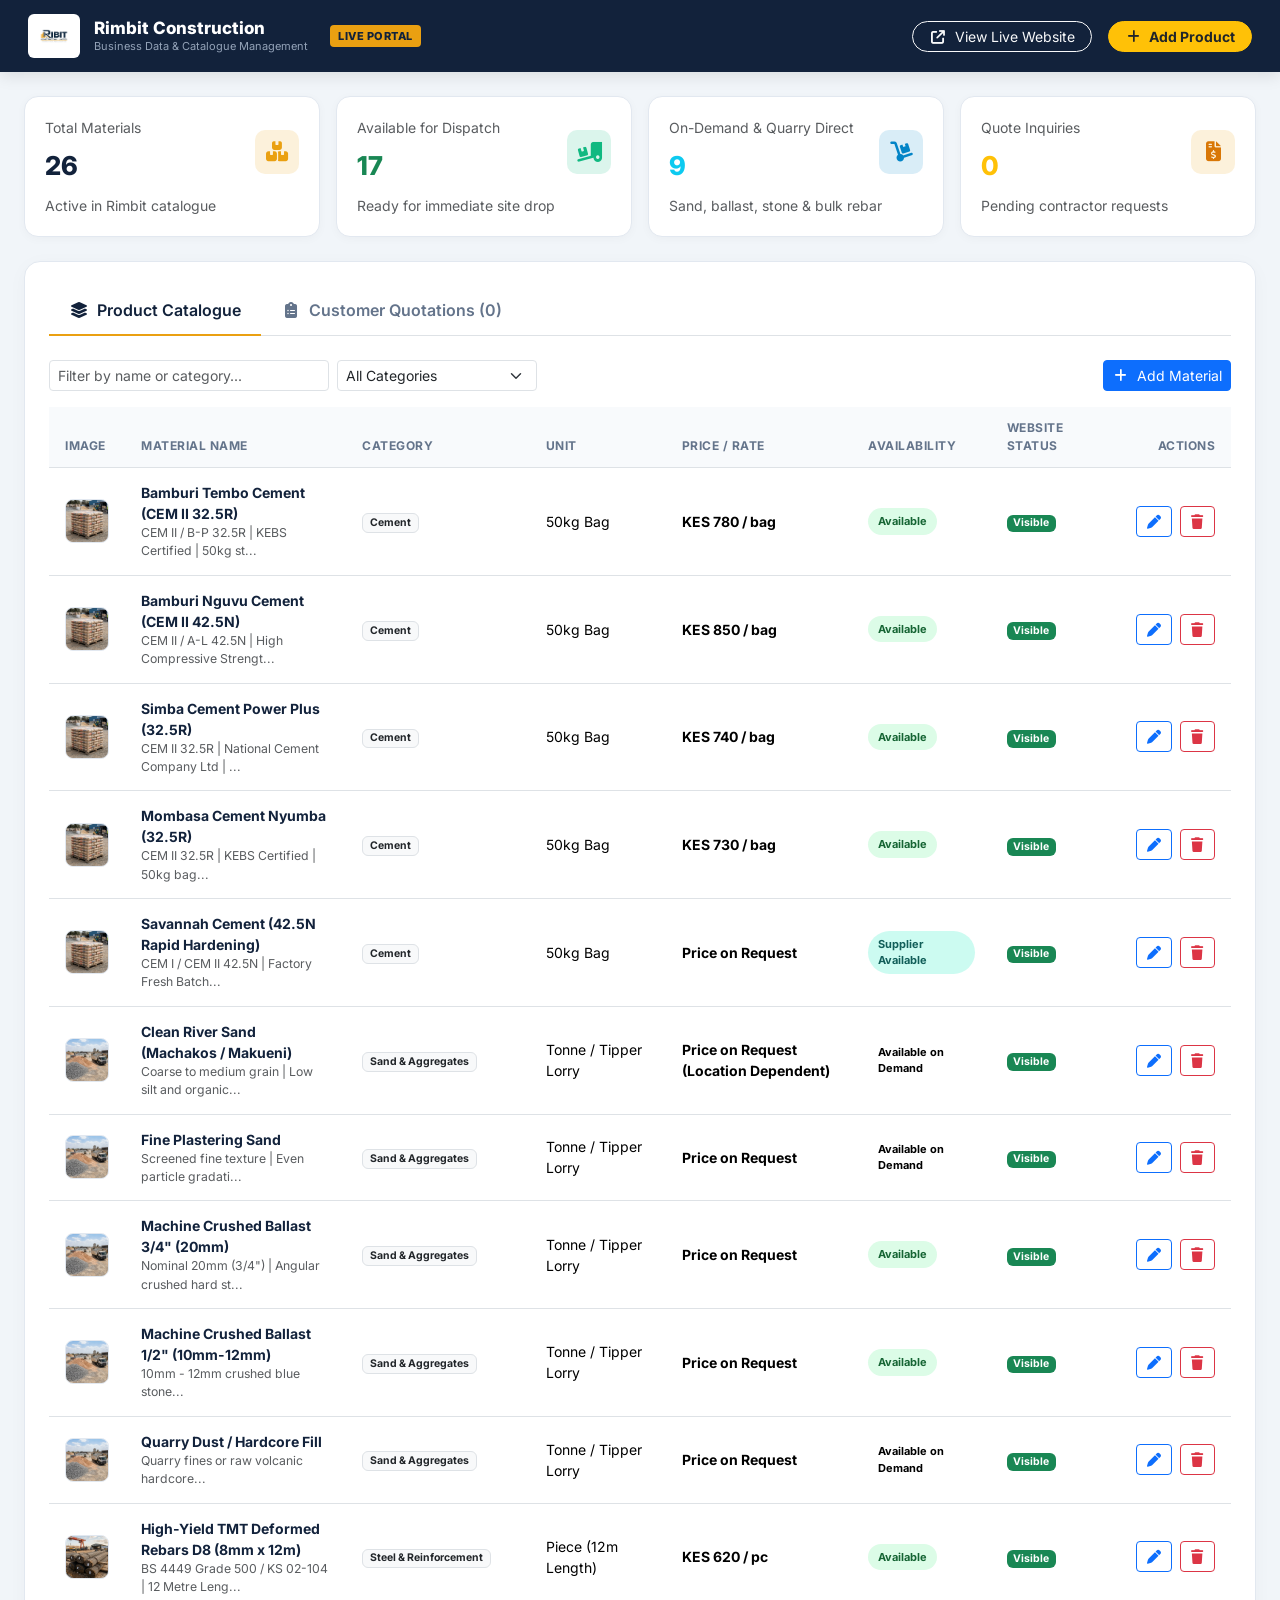
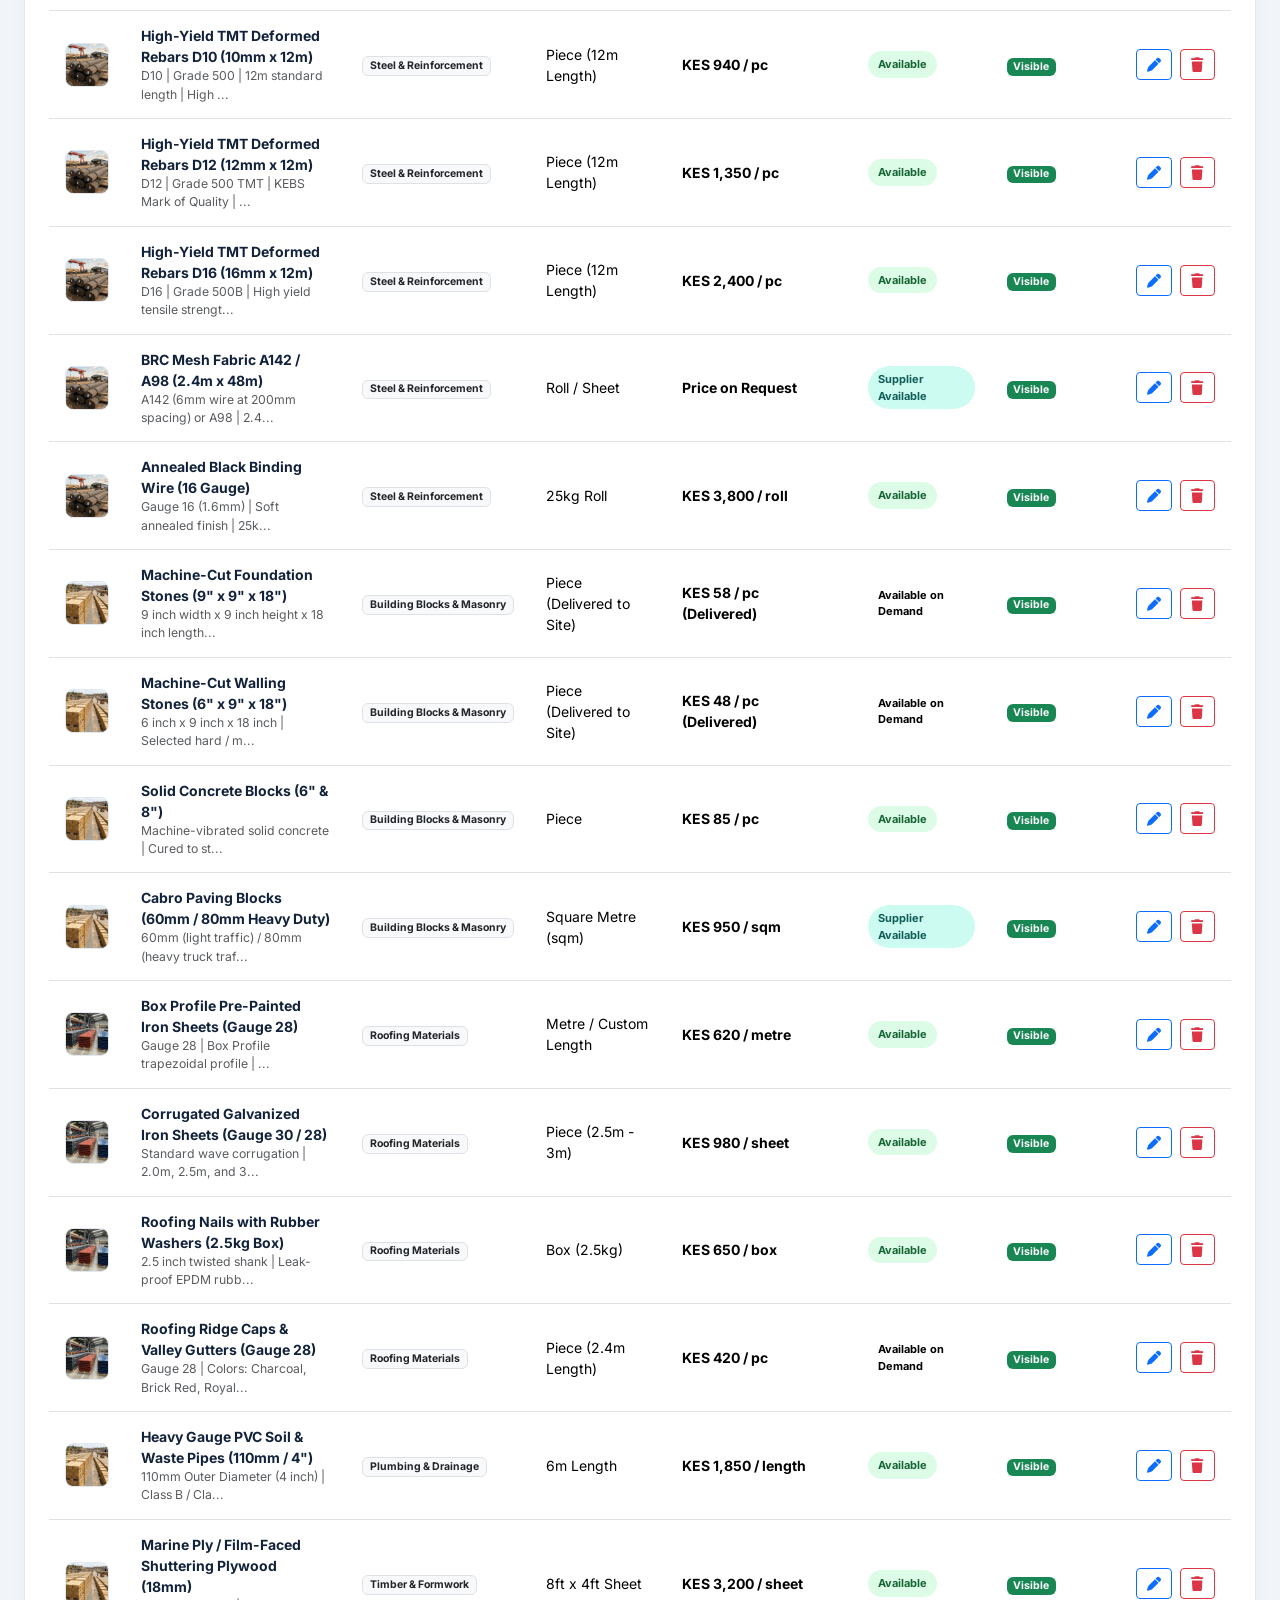
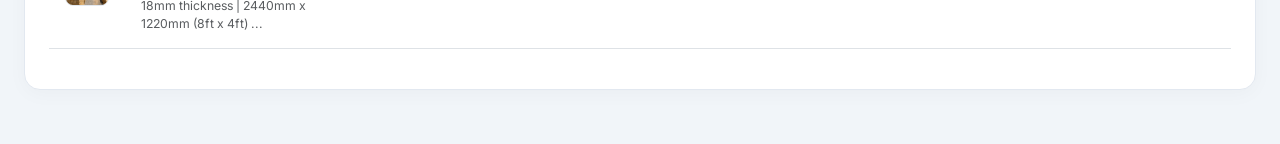
<file: manage.html>
<!DOCTYPE html>
<html lang="en">
<head>
  <meta charset="utf-8">
  <meta http-equiv="X-UA-Compatible" content="IE=edge">
  <meta name="viewport" content="width=device-width, initial-scale=1.0">
  <title>Rimbit Construction Limited — Business Management Portal</title>
  <link rel="shortcut icon" type="image/x-icon" href="images/favicon.png">
  <link rel="preconnect" href="https://fonts.googleapis.com">
  <link rel="preconnect" href="https://fonts.gstatic.com" crossorigin>
  <link href="https://fonts.googleapis.com/css2?family=Inter:wght@300;400;500;600;700;800&display=swap" rel="stylesheet">
  <link href="css/bootstrap.min.css" rel="stylesheet">
  <link href="css/all.min.css" rel="stylesheet">
  <style>
    :root {
      --primary: #12223b;
      --primary-dark: #0a1525;
      --accent: #eaa011;
      --accent-hover: #d48e0b;
      --bg: #f1f5f9;
      --card-bg: #ffffff;
      --border: #e2e8f0;
      --text: #1e293b;
      --text-muted: #64748b;
    }
    body {
      font-family: 'Inter', sans-serif;
      background: var(--bg);
      color: var(--text);
      min-height: 100vh;
      display: flex;
      flex-direction: column;
    }
    .admin-navbar {
      background: var(--primary);
      padding: 14px 28px;
      color: #fff;
      display: flex;
      justify-content: space-between;
      align-items: center;
      box-shadow: 0 4px 15px rgba(0,0,0,0.1);
    }
    .admin-brand {
      display: flex;
      align-items: center;
      gap: 14px;
      text-decoration: none;
      color: #fff;
    }
    .admin-brand img {
      height: 44px;
      background: #fff;
      padding: 4px 8px;
      border-radius: 6px;
    }
    .admin-badge {
      background: var(--accent);
      color: var(--primary);
      font-size: 11px;
      font-weight: 800;
      padding: 3px 8px;
      border-radius: 4px;
      letter-spacing: 0.5px;
      text-transform: uppercase;
    }
    .stat-card {
      background: #fff;
      border-radius: 14px;
      padding: 20px;
      border: 1px solid var(--border);
      box-shadow: 0 2px 10px rgba(0,0,0,0.03);
    }
    .stat-card .icon {
      width: 44px;
      height: 44px;
      border-radius: 10px;
      background: rgba(234, 160, 17, 0.15);
      color: var(--accent);
      display: flex;
      align-items: center;
      justify-content: center;
      font-size: 20px;
    }
    .stat-value {
      font-size: 26px;
      font-weight: 800;
      color: var(--primary);
      margin: 8px 0 2px;
    }
    .content-card {
      background: #fff;
      border-radius: 16px;
      border: 1px solid var(--border);
      box-shadow: 0 4px 20px rgba(0,0,0,0.03);
      padding: 24px;
      margin-bottom: 30px;
    }
    .table th {
      font-size: 12px;
      text-transform: uppercase;
      letter-spacing: 0.5px;
      color: var(--text-muted);
      border-top: none;
      background: #f8fafc;
      padding: 12px 16px;
    }
    .table td {
      padding: 14px 16px;
      vertical-align: middle;
      font-size: 14px;
    }
    .badge-status {
      font-size: 11px;
      font-weight: 700;
      padding: 5px 10px;
      border-radius: 50px;
      display: inline-block;
    }
    .badge-Available { background: #dcfce7; color: #166534; }
    .badge-AvailableOnDemand { background: #e0f2fe; color: #075985; }
    .badge-SupplierAvailable { background: #ccfbf1; color: #115e59; }
    .badge-PriceOnRequest { background: #fef3c7; color: #92400e; }
    .badge-NeedToConfirm { background: #ede9fe; color: #5b21b6; }
    .badge-TemporarilyUnavailable { background: #f3f4f6; color: #4b5563; }
    .btn-ribit {
      background: var(--primary);
      color: #fff;
      font-weight: 600;
      border-radius: 8px;
      padding: 8px 16px;
      border: none;
      transition: all 0.2s ease;
    }
    .btn-ribit:hover {
      background: var(--accent);
      color: var(--primary);
    }
    .nav-tabs .nav-link {
      font-weight: 600;
      color: var(--text-muted);
      border: none;
      border-bottom: 2px solid transparent;
      padding: 12px 20px;
    }
    .nav-tabs .nav-link.active {
      color: var(--primary);
      border-bottom: 2px solid var(--accent);
      background: transparent;
    }
  </style>
</head>
<body>

  <!-- Top Admin Bar -->
  <header class="admin-navbar">
    <a href="manage.html" class="admin-brand">
      <img src="assets/Ribit Logo.png" alt="Rimbit Construction Limited">
      <div>
        <div style="font-weight: 800; font-size: 17px; line-height: 1.2;">Rimbit Construction</div>
        <div style="font-size: 11px; color: #94a3b8;">Business Data & Catalogue Management</div>
      </div>
      <span class="admin-badge ms-2">Live Portal</span>
    </a>
    <div class="d-flex align-items-center gap-3">
      <a href="index.html" class="btn btn-sm btn-outline-light rounded-pill px-3" target="_blank">
        <i class="fa-solid fa-arrow-up-right-from-square me-1"></i> View Live Website
      </a>
      <button class="btn btn-sm btn-warning rounded-pill px-3 fw-bold text-dark" onclick="openProductModal()">
        <i class="fa-solid fa-plus me-1"></i> Add Product
      </button>
    </div>
  </header>

  <main class="container-fluid px-4 py-4 flex-grow-1">
    <!-- Top Stats Row -->
    <div class="row g-3 mb-4">
      <div class="col-md-3">
        <div class="stat-card">
          <div class="d-flex justify-content-between align-items-center">
            <div>
              <div class="text-muted small">Total Materials</div>
              <div class="stat-value" id="statTotalProducts">--</div>
            </div>
            <div class="icon"><i class="fa-solid fa-boxes-stacked"></i></div>
          </div>
          <div class="small text-muted mt-2">Active in Rimbit catalogue</div>
        </div>
      </div>
      <div class="col-md-3">
        <div class="stat-card">
          <div class="d-flex justify-content-between align-items-center">
            <div>
              <div class="text-muted small">Available for Dispatch</div>
              <div class="stat-value text-success" id="statInStock">--</div>
            </div>
            <div class="icon" style="background: rgba(16, 185, 129, 0.15); color: #10b981;"><i class="fa-solid fa-truck-ramp-box"></i></div>
          </div>
          <div class="small text-muted mt-2">Ready for immediate site drop</div>
        </div>
      </div>
      <div class="col-md-3">
        <div class="stat-card">
          <div class="d-flex justify-content-between align-items-center">
            <div>
              <div class="text-muted small">On-Demand & Quarry Direct</div>
              <div class="stat-value text-info" id="statOnDemand">--</div>
            </div>
            <div class="icon" style="background: rgba(2, 132, 199, 0.15); color: #0284c7;"><i class="fa-solid fa-dolly"></i></div>
          </div>
          <div class="small text-muted mt-2">Sand, ballast, stone & bulk rebar</div>
        </div>
      </div>
      <div class="col-md-3">
        <div class="stat-card">
          <div class="d-flex justify-content-between align-items-center">
            <div>
              <div class="text-muted small">Quote Inquiries</div>
              <div class="stat-value text-warning" id="statQuotes">--</div>
            </div>
            <div class="icon" style="background: rgba(234, 160, 17, 0.15); color: #d97706;"><i class="fa-solid fa-file-invoice-dollar"></i></div>
          </div>
          <div class="small text-muted mt-2">Pending contractor requests</div>
        </div>
      </div>
    </div>

    <!-- Tabbed Management Section -->
    <div class="content-card">
      <ul class="nav nav-tabs mb-4" id="adminTabs" role="tablist">
        <li class="nav-item">
          <button class="nav-link active" id="products-tab" data-bs-toggle="tab" data-bs-target="#productsTab" type="button">
            <i class="fa-solid fa-layer-group me-2"></i>Product Catalogue
          </button>
        </li>
        <li class="nav-item">
          <button class="nav-link" id="quotes-tab" data-bs-toggle="tab" data-bs-target="#quotesTab" type="button">
            <i class="fa-solid fa-clipboard-list me-2"></i>Customer Quotations (<span id="quotesCountBadge">0</span>)
          </button>
        </li>
      </ul>

      <div class="tab-content" id="adminTabsContent">
        <!-- Products Tab -->
        <div class="tab-pane fade show active" id="productsTab">
          <div class="d-flex justify-content-between align-items-center mb-3 flex-wrap gap-2">
            <div class="d-flex gap-2">
              <input type="text" class="form-control form-control-sm" id="adminSearchInput" placeholder="Filter by name or category..." style="width: 280px;" oninput="filterAdminProducts()">
              <select class="form-select form-select-sm" id="adminCategorySelect" style="width: 200px;" onchange="filterAdminProducts()">
                <option value="all">All Categories</option>
              </select>
            </div>
            <button class="btn btn-sm btn-primary" onclick="openProductModal()">
              <i class="fa-solid fa-plus me-1"></i> Add Material
            </button>
          </div>

          <div class="table-responsive">
            <table class="table table-hover align-middle">
              <thead>
                <tr>
                  <th style="width: 60px;">Image</th>
                  <th>Material Name</th>
                  <th>Category</th>
                  <th>Unit</th>
                  <th>Price / Rate</th>
                  <th>Availability</th>
                  <th>Website Status</th>
                  <th style="width: 130px; text-align: right;">Actions</th>
                </tr>
              </thead>
              <tbody id="adminProductsTable">
                <tr>
                  <td colspan="8" class="text-center py-4 text-muted">
                    <i class="fa-solid fa-spinner fa-spin me-2"></i> Loading catalogue...
                  </td>
                </tr>
              </tbody>
            </table>
          </div>
        </div>

        <!-- Quotes Tab -->
        <div class="tab-pane fade" id="quotesTab">
          <div class="d-flex justify-content-between align-items-center mb-3">
            <h5 class="mb-0 fw-bold" style="color: var(--primary);">Incoming Material Quotations</h5>
            <button class="btn btn-sm btn-outline-secondary" onclick="loadQuotes()">
              <i class="fa-solid fa-rotate-right me-1"></i> Refresh
            </button>
          </div>

          <div class="table-responsive">
            <table class="table table-hover align-middle">
              <thead>
                <tr>
                  <th>Quote Ref</th>
                  <th>Date</th>
                  <th>Client / Contractor</th>
                  <th>Contact</th>
                  <th>Site Location</th>
                  <th>Requested Items</th>
                  <th>Status</th>
                  <th style="text-align: right;">Action</th>
                </tr>
              </thead>
              <tbody id="adminQuotesTable">
                <tr>
                  <td colspan="8" class="text-center py-4 text-muted">No quote inquiries loaded.</td>
                </tr>
              </tbody>
            </table>
          </div>
        </div>
      </div>
    </div>
  </main>

  <!-- Edit / Add Product Modal -->
  <div class="modal fade" id="productModal" tabindex="-1">
    <div class="modal-dialog modal-lg">
      <div class="modal-content">
        <form id="productForm" onsubmit="saveProduct(event)">
          <div class="modal-header bg-dark text-white">
            <h5 class="modal-title" id="productModalTitle">Add Construction Material</h5>
            <button type="button" class="btn-close btn-close-white" data-bs-dismiss="modal"></button>
          </div>
          <div class="modal-body p-4">
            <input type="hidden" id="formProductId">
            <div class="row g-3">
              <div class="col-md-8">
                <label class="form-label fw-bold small">Product / Material Name*</label>
                <input type="text" class="form-control" id="formProductName" required placeholder="e.g. Bamburi Tembo Cement (CEM II 32.5R)">
              </div>
              <div class="col-md-4">
                <label class="form-label fw-bold small">Category*</label>
                <select class="form-select" id="formProductCategory" required>
                  <option value="Cement">Cement</option>
                  <option value="Sand & Aggregates">Sand & Aggregates</option>
                  <option value="Steel & Reinforcement">Steel & Reinforcement</option>
                  <option value="Building Blocks & Masonry">Building Blocks & Masonry</option>
                  <option value="Roofing Materials">Roofing Materials</option>
                  <option value="Plumbing & Drainage">Plumbing & Drainage</option>
                  <option value="Timber & Formwork">Timber & Formwork</option>
                  <option value="Other Construction Materials">Other Construction Materials</option>
                </select>
              </div>

              <div class="col-md-4">
                <label class="form-label fw-bold small">Supply Unit*</label>
                <input type="text" class="form-control" id="formProductUnit" required placeholder="e.g. 50kg Bag, Tonne, Piece">
              </div>
              <div class="col-md-4">
                <label class="form-label fw-bold small">Numerical Price (KES)</label>
                <input type="number" class="form-control" id="formProductPrice" placeholder="e.g. 780 (leave blank for request)">
              </div>
              <div class="col-md-4">
                <label class="form-label fw-bold small">Price Display Text*</label>
                <input type="text" class="form-control" id="formProductPriceDisplay" required placeholder="e.g. KES 780 / bag or Price on Request">
              </div>

              <div class="col-md-6">
                <label class="form-label fw-bold small">Availability Status*</label>
                <select class="form-select" id="formProductAvailability" required>
                  <option value="Available">Available (In Stock)</option>
                  <option value="Available on Demand">Available on Demand</option>
                  <option value="Supplier Available">Supplier Available</option>
                  <option value="Price on Request">Price on Request</option>
                  <option value="Need to Confirm">Need to Confirm</option>
                  <option value="Temporarily Unavailable">Temporarily Unavailable</option>
                </select>
              </div>
              <div class="col-md-6">
                <label class="form-label fw-bold small">Image Path</label>
                <input type="text" class="form-control" id="formProductImage" placeholder="e.g. images/products/cement-bags.jpg">
              </div>

              <div class="col-12">
                <label class="form-label fw-bold small">Description*</label>
                <textarea class="form-control" id="formProductDescription" rows="2" required placeholder="Brief practical details on suitable usage..."></textarea>
              </div>

              <div class="col-md-6">
                <label class="form-label fw-bold small">Specifications / Grade</label>
                <input type="text" class="form-control" id="formProductSpecs" placeholder="e.g. BS 4449 Grade 500 | 12m length">
              </div>
              <div class="col-md-6">
                <label class="form-label fw-bold small">Delivery / Transport Note</label>
                <input type="text" class="form-control" id="formProductDelivery" placeholder="e.g. Prompt delivery across Nairobi & Kiambu">
              </div>

              <div class="col-12">
                <div class="form-check form-switch mt-2">
                  <input class="form-check-input" type="checkbox" id="formProductVisible" checked>
                  <label class="form-check-label fw-bold small" for="formProductVisible">Show Material on Website Catalogue</label>
                </div>
              </div>
            </div>
          </div>
          <div class="modal-footer">
            <button type="button" class="btn btn-secondary" data-bs-dismiss="modal">Cancel</button>
            <button type="submit" class="btn btn-ribit">Save Material</button>
          </div>
        </form>
      </div>
    </div>
  </div>

  <script src="js/jquery-3.7.1.min.js"></script>
  <script src="js/bootstrap.min.js"></script>
  <script>
    let allProducts = [];
    let allQuotes = [];

    async function loadData() {
      try {
        const res = await fetch('data/products.json?v=' + Date.now());
        if (res.ok) {
          allProducts = await res.json();
        }
      } catch (e) {
        console.log('Error loading products.json:', e);
      }

      updateStats();
      populateCategories();
      renderTable(allProducts);
      loadQuotes();
    }

    function updateStats() {
      document.getElementById('statTotalProducts').textContent = allProducts.length;
      document.getElementById('statInStock').textContent = allProducts.filter(p => p.availability === 'Available').length;
      document.getElementById('statOnDemand').textContent = allProducts.filter(p => p.availability === 'Available on Demand' || p.availability === 'Supplier Available').length;
    }

    function populateCategories() {
      const select = document.getElementById('adminCategorySelect');
      const cats = [...new Set(allProducts.map(p => p.category))];
      select.innerHTML = '<option value="all">All Categories</option>' + cats.map(c => `<option value="${c}">${c}</option>`).join('');
    }

    function renderTable(items) {
      const tbody = document.getElementById('adminProductsTable');
      if (items.length === 0) {
        tbody.innerHTML = '<tr><td colspan="8" class="text-center py-4 text-muted">No materials found matching criteria.</td></tr>';
        return;
      }

      tbody.innerHTML = items.map(p => {
        const badgeKey = (p.availability || '').replace(/\s+/g, '');
        return `
          <tr>
            <td>
              <img src="${p.image}" alt="" style="width: 44px; height: 44px; object-fit: cover; border-radius: 8px; border: 1px solid #e2e8f0;" onerror="this.src='images/products/cement-bags.jpg'">
            </td>
            <td>
              <div class="fw-bold" style="color: var(--primary);">${p.name}</div>
              <div class="small text-muted">${(p.specs || '').substring(0, 45)}...</div>
            </td>
            <td><span class="badge bg-light text-dark border">${p.category}</span></td>
            <td>${p.unit}</td>
            <td class="fw-bold">${p.price_display}</td>
            <td><span class="badge-status badge-${badgeKey}">${p.availability}</span></td>
            <td>
              <span class="badge ${p.visible !== false ? 'bg-success' : 'bg-secondary'}">
                ${p.visible !== false ? 'Visible' : 'Hidden'}
              </span>
            </td>
            <td style="text-align: right;">
              <button class="btn btn-sm btn-outline-primary me-1" onclick="editProduct('${p.id}')" title="Edit">
                <i class="fa-solid fa-pen"></i>
              </button>
              <button class="btn btn-sm btn-outline-danger" onclick="deleteProduct('${p.id}')" title="Delete">
                <i class="fa-solid fa-trash"></i>
              </button>
            </td>
          </tr>
        `;
      }).join('');
    }

    function filterAdminProducts() {
      const q = document.getElementById('adminSearchInput').value.toLowerCase();
      const cat = document.getElementById('adminCategorySelect').value;

      let filtered = allProducts;
      if (cat !== 'all') {
        filtered = filtered.filter(p => p.category === cat);
      }
      if (q) {
        filtered = filtered.filter(p => p.name.toLowerCase().includes(q) || (p.description && p.description.toLowerCase().includes(q)));
      }
      renderTable(filtered);
    }

    function openProductModal() {
      document.getElementById('productForm').reset();
      document.getElementById('formProductId').value = '';
      document.getElementById('productModalTitle').textContent = 'Add Construction Material';
      new bootstrap.Modal(document.getElementById('productModal')).show();
    }

    function editProduct(id) {
      const p = allProducts.find(item => item.id === id);
      if (!p) return;

      document.getElementById('formProductId').value = p.id;
      document.getElementById('formProductName').value = p.name;
      document.getElementById('formProductCategory').value = p.category;
      document.getElementById('formProductUnit').value = p.unit;
      document.getElementById('formProductPrice').value = p.price || '';
      document.getElementById('formProductPriceDisplay').value = p.price_display;
      document.getElementById('formProductAvailability').value = p.availability;
      document.getElementById('formProductImage').value = p.image;
      document.getElementById('formProductDescription').value = p.description;
      document.getElementById('formProductSpecs').value = p.specs || '';
      document.getElementById('formProductDelivery').value = p.delivery_note || '';
      document.getElementById('formProductVisible').checked = p.visible !== false;

      document.getElementById('productModalTitle').textContent = 'Edit ' + p.name;
      new bootstrap.Modal(document.getElementById('productModal')).show();
    }

    async function saveProduct(e) {
      e.preventDefault();
      const id = document.getElementById('formProductId').value;
      const product = {
        id: id || ('ribit-' + Math.random().toString(36).substr(2, 6)),
        name: document.getElementById('formProductName').value,
        category: document.getElementById('formProductCategory').value,
        unit: document.getElementById('formProductUnit').value,
        price: document.getElementById('formProductPrice').value ? parseFloat(document.getElementById('formProductPrice').value) : null,
        price_display: document.getElementById('formProductPriceDisplay').value,
        availability: document.getElementById('formProductAvailability').value,
        image: document.getElementById('formProductImage').value || 'images/products/cement-bags.jpg',
        description: document.getElementById('formProductDescription').value,
        specs: document.getElementById('formProductSpecs').value,
        delivery_note: document.getElementById('formProductDelivery').value,
        visible: document.getElementById('formProductVisible').checked
      };

      try {
        const res = await fetch('api/products.php', {
          method: 'POST',
          headers: { 'Content-Type': 'application/json' },
          body: JSON.stringify({ action: 'save_product', product })
        });
        const result = await res.json();
        alert(result.message || 'Saved successfully');
      } catch (err) {
        // Fallback update local array
        const idx = allProducts.findIndex(p => p.id === product.id);
        if (idx > -1) allProducts[idx] = product;
        else allProducts.push(product);
        alert('Material saved locally.');
      }

      bootstrap.Modal.getInstance(document.getElementById('productModal')).hide();
      await loadData();
    }

    async function deleteProduct(id) {
      if (!confirm('Are you sure you want to remove this material from Rimbit catalogue?')) return;
      try {
        await fetch('api/products.php', {
          method: 'POST',
          headers: { 'Content-Type': 'application/json' },
          body: JSON.stringify({ action: 'delete_product', id })
        });
      } catch (e) {}

      allProducts = allProducts.filter(p => p.id !== id);
      updateStats();
      renderTable(allProducts);
    }

    async function loadQuotes() {
      try {
        const res = await fetch('api/products.php?action=quotes');
        if (res.ok) {
          const json = await res.json();
          allQuotes = json.data || [];
        }
      } catch (e) {
        allQuotes = [];
      }

      document.getElementById('statQuotes').textContent = allQuotes.length;
      document.getElementById('quotesCountBadge').textContent = allQuotes.length;

      const tbody = document.getElementById('adminQuotesTable');
      if (!allQuotes || allQuotes.length === 0) {
        tbody.innerHTML = '<tr><td colspan="8" class="text-center py-4 text-muted">No quotations received yet.</td></tr>';
        return;
      }

      tbody.innerHTML = allQuotes.map(q => {
        let itemsSummary = '';
        if (q.items && q.items.length > 0) {
          itemsSummary = q.items.map(i => `${i.name} (x${i.qty})`).join(', ');
        } else {
          itemsSummary = q.materials_text || 'Custom inquiry';
        }

        return `
          <tr>
            <td><strong class="text-primary">${q.id}</strong></td>
            <td class="small text-muted">${q.timestamp}</td>
            <td>
              <div class="fw-bold">${q.name}</div>
              <div class="small text-muted">${q.company || 'Private Builder'}</div>
            </td>
            <td>
              <div><a href="tel:${q.phone}">${q.phone}</a></div>
              <div class="small text-muted">${q.email || ''}</div>
            </td>
            <td><span class="badge bg-light text-dark">${q.location || 'Not specified'}</span></td>
            <td style="max-width: 250px;" class="small">${itemsSummary}</td>
            <td><span class="badge ${q.status === 'Pending' ? 'bg-warning text-dark' : 'bg-success'}">${q.status}</span></td>
            <td style="text-align: right;">
              <a href="https://wa.me/${q.phone ? q.phone.replace(/[^0-9]/g, '') : ''}" target="_blank" class="btn btn-sm btn-success" title="Chat on WhatsApp">
                <i class="fa-brands fa-whatsapp"></i>
              </a>
            </td>
          </tr>
        `;
      }).join('');
    }

    document.addEventListener('DOMContentLoaded', loadData);
  </script>
</body>
</html>
</file>
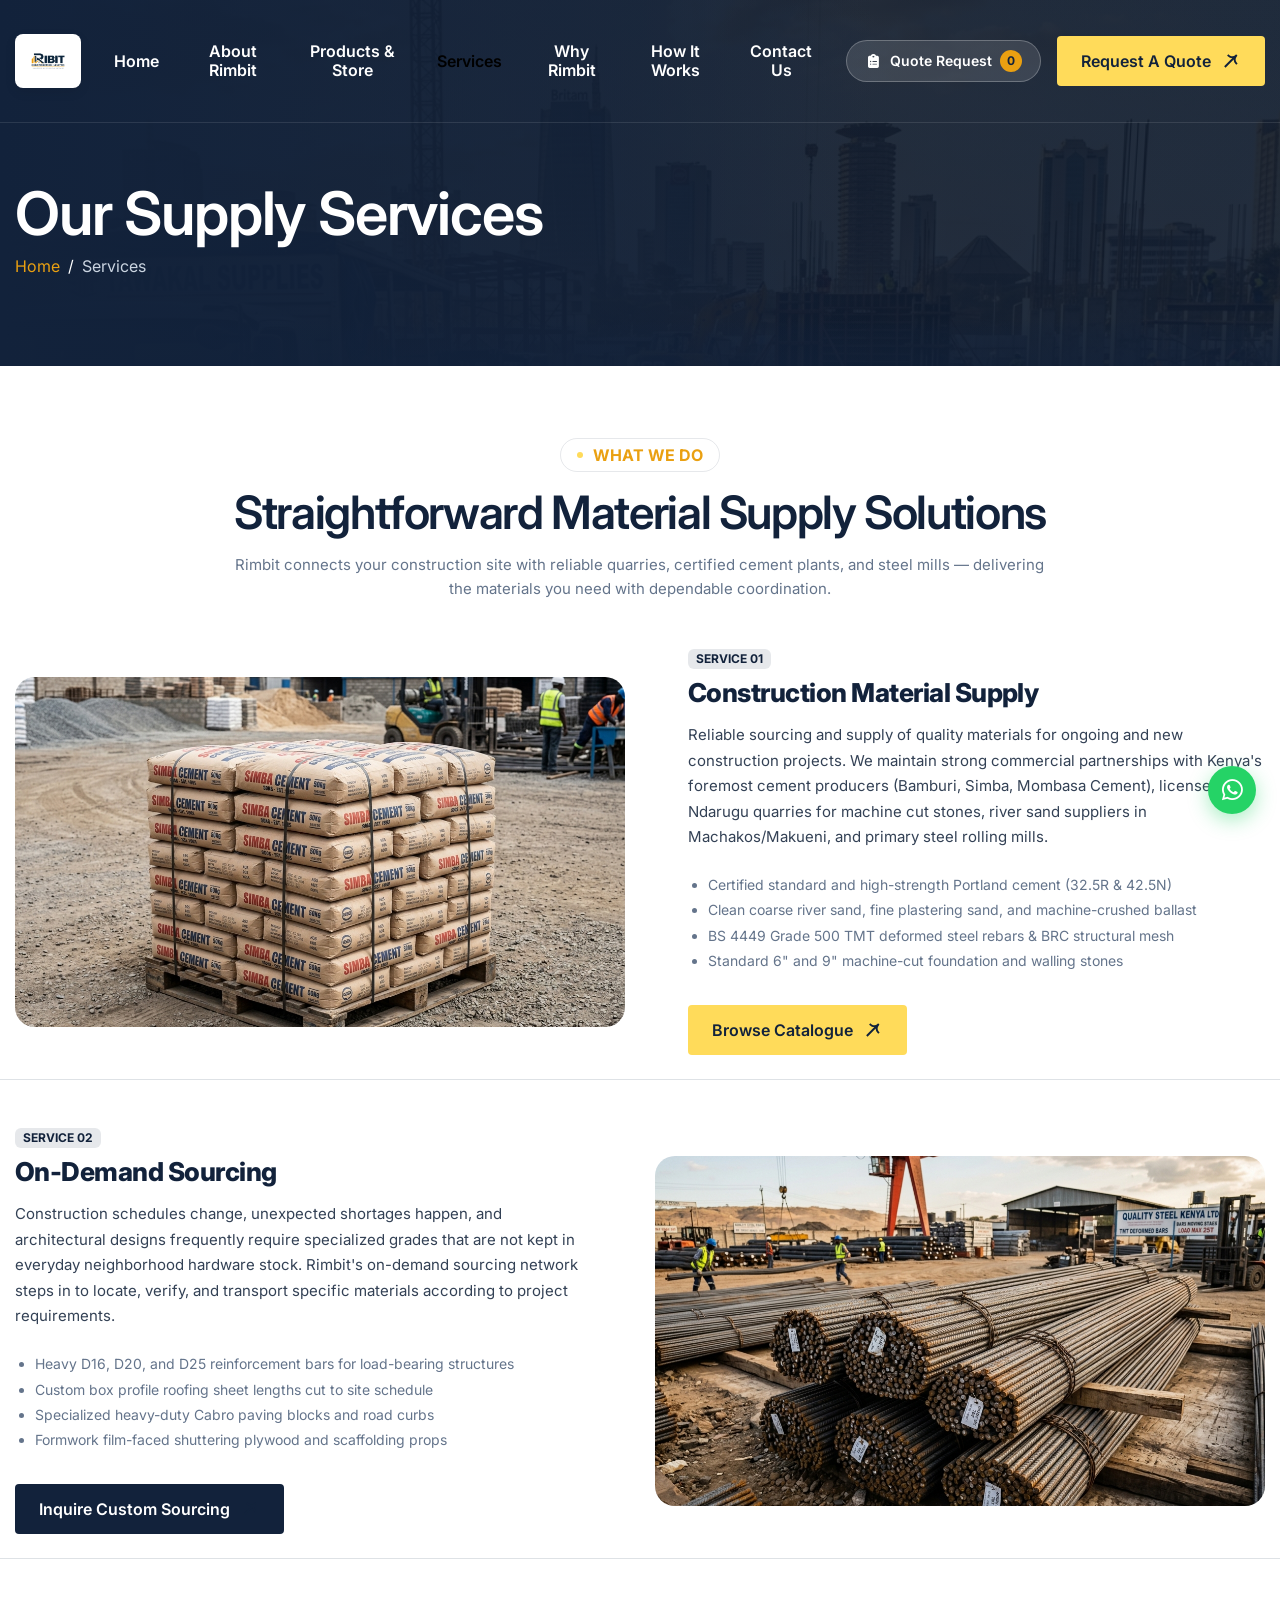
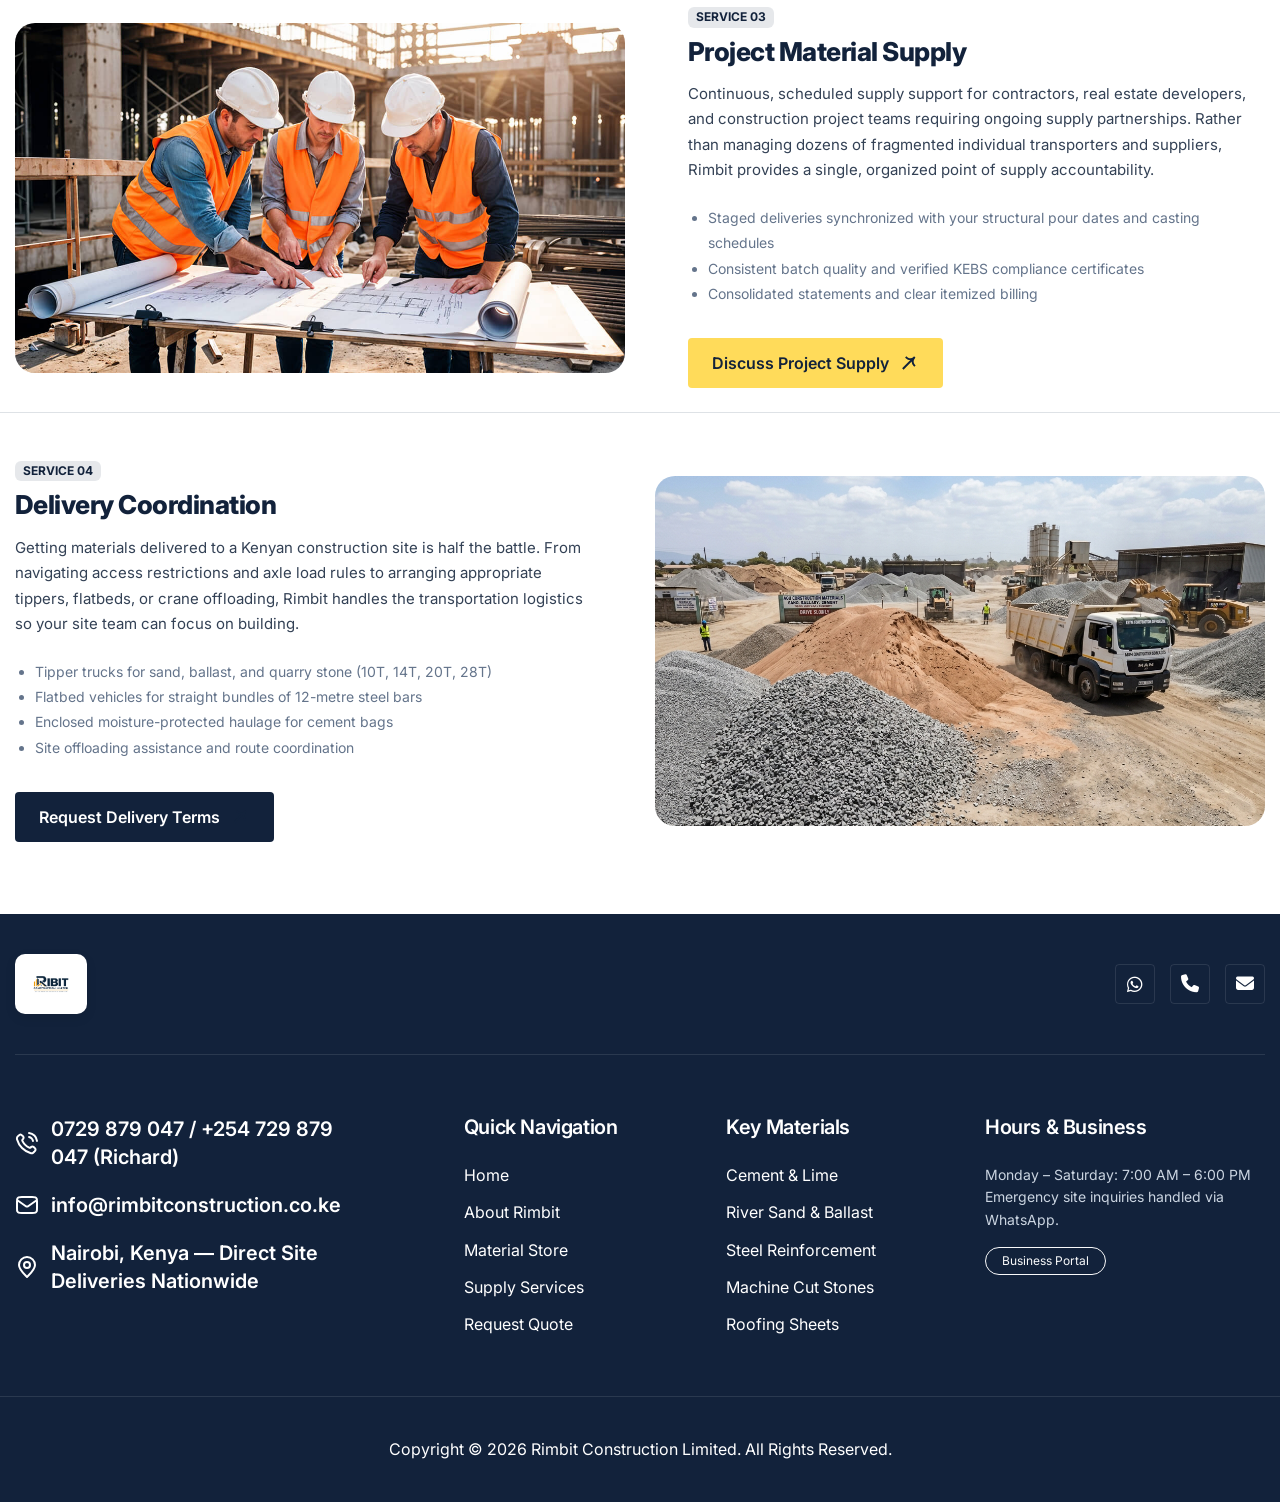
<file: services.html>
<!DOCTYPE html>
<html lang="en">
<head>
	<meta charset="utf-8">
	<meta http-equiv="X-UA-Compatible" content="IE=edge">
	<meta name="viewport" content="width=device-width, initial-scale=1.0, maximum-scale=1">
	<meta name="description" content="Rimbit Construction Limited — Construction material supply services, on-demand sourcing, scheduled project supply and delivery coordination across Kenya.">
	<title>Supply Services — Rimbit Construction Limited Kenya</title>
	<link rel="shortcut icon" type="image/png" href="images/favicon.png">
	<link rel="preconnect" href="https://fonts.googleapis.com">
	<link rel="preconnect" href="https://fonts.gstatic.com" crossorigin>
	<link href="https://fonts.googleapis.com/css2?family=Inter:ital,opsz,wght@0,14..32,100..900;1,14..32,100..900&display=swap" rel="stylesheet">
	<link href="css/bootstrap.min.css" rel="stylesheet" media="screen">
	<link href="css/slicknav.min.css" rel="stylesheet">
	<link href="css/swiper-bundle.min.css" rel="stylesheet">
	<link href="css/all.min.css" rel="stylesheet" media="screen">
	<link href="css/animate.css" rel="stylesheet">
	<link rel="stylesheet" href="css/magnific-popup.css">
	<link rel="stylesheet" href="css/mousecursor.css">
	<link href="css/custom.css" rel="stylesheet" media="screen">
	<link href="css/ribit-store.css" rel="stylesheet" media="screen">
</head>
<body>

	<div class="preloader">
		<div class="loading-container">
			<div class="loading"></div>
			<div id="loading-icon"><img src="assets/Ribit Logo.png" alt="Rimbit" style="height: 38px; width: auto; object-fit: contain;"></div>
		</div>
	</div>

	<!-- Header Start -->
	<header class="main-header active-sticky-header">
		<div class="header-sticky">
			<nav class="navbar navbar-expand-lg">
				<div class="container">
					<a class="navbar-brand" href="index.html">
						<img src="assets/Ribit Logo.png" alt="Rimbit Construction Limited" class="ribit-brand-logo">
					</a>

					<div class="collapse navbar-collapse main-menu">
						<div class="nav-menu-wrapper">
							<ul class="navbar-nav mr-auto" id="menu">
								<li class="nav-item"><a class="nav-link" href="index.html">Home</a></li>
								<li class="nav-item"><a class="nav-link" href="about.html">About Rimbit</a></li>
								<li class="nav-item"><a class="nav-link" href="index.html#store-section">Products & Store</a></li>
								<li class="nav-item"><a class="nav-link active" href="services.html">Services</a></li>
								<li class="nav-item"><a class="nav-link" href="index.html#why-ribit">Why Rimbit</a></li>
								<li class="nav-item"><a class="nav-link" href="index.html#how-it-works">How It Works</a></li>
								<li class="nav-item"><a class="nav-link" href="contact.html">Contact Us</a></li>
							</ul>
						</div>
						
						<div class="header-btn d-flex align-items-center">
							<button type="button" class="quote-basket-btn trigger-quote-drawer me-3" title="View quote request">
								<i class="fa-solid fa-clipboard-list"></i>
								<span>Quote Request</span>
								<span class="quote-count-badge">0</span>
							</button>
							<a href="contact.html" class="btn-default btn-highlighted">Request a Quote</a>
						</div>
					</div>
					<div class="navbar-toggle"></div>
				</div>
			</nav>
			<div class="responsive-menu"></div>
		</div>
	</header>
	<!-- Header End -->

	<!-- Page Header Start -->
	<div class="page-header parallaxie" style="background: linear-gradient(rgba(11, 22, 38, 0.88), rgba(18, 34, 59, 0.94)), url('images/hero/hero-materials.jpg') center center / cover no-repeat; padding: 180px 0 90px;">
		<div class="container">
			<div class="row">
				<div class="col-lg-12">
					<div class="page-header-box">
						<h1 class="text-anime-style-3" data-cursor="-opaque">Our Supply Services</h1>
						<nav class="wow fadeInUp">
							<ol class="breadcrumb">
								<li class="breadcrumb-item"><a href="index.html" style="color: var(--ribit-gold);">Home</a></li>
								<li class="breadcrumb-item active" aria-current="page" style="color: #cbd5e1;">Services</li>
							</ol>
						</nav>
					</div>
				</div>
			</div>
		</div>
	</div>
	<!-- Page Header End -->

	<!-- Detailed Services Start -->
	<section class="py-5" style="background: #ffffff;">
		<div class="container py-4">
			<div class="row section-row mb-5 text-center">
				<div class="col-lg-8 mx-auto">
					<div class="section-title">
						<span class="section-sub-title wow fadeInUp" style="color: var(--ribit-gold); font-weight: 700;">WHAT WE DO</span>
						<h2 class="text-anime-style-3" data-cursor="-opaque">Straightforward Material Supply Solutions</h2>
						<p class="wow fadeInUp" data-wow-delay="0.2s" style="color: #64748b; font-size: 15px;">
							Rimbit connects your construction site with reliable quarries, certified cement plants, and steel mills — delivering the materials you need with dependable coordination.
						</p>
					</div>
				</div>
			</div>

			<!-- Service 1 -->
			<div class="row align-items-center mb-5 pb-4 border-bottom">
				<div class="col-lg-6 mb-4 mb-lg-0">
					<div style="border-radius: 20px; overflow: hidden; height: 350px;">
						<img src="images/products/cement-bags.jpg" alt="Construction Material Supply" style="width: 100%; height: 100%; object-fit: cover;">
					</div>
				</div>
				<div class="col-lg-6 ps-lg-5">
					<span class="badge mb-2" style="background: rgba(18, 34, 59, 0.1); color: var(--ribit-navy); font-weight: 700;">SERVICE 01</span>
					<h3 style="color: var(--ribit-navy); font-weight: 800; font-size: 26px; margin-bottom: 14px;">Construction Material Supply</h3>
					<p style="color: #334155; line-height: 1.7; font-size: 15px;">
						Reliable sourcing and supply of quality materials for ongoing and new construction projects. We maintain strong commercial partnerships with Kenya's foremost cement producers (Bamburi, Simba, Mombasa Cement), licensed Ndarugu quarries for machine cut stones, river sand suppliers in Machakos/Makueni, and primary steel rolling mills.
					</p>
					<ul style="color: #64748b; font-size: 14px; line-height: 1.8; padding-left: 20px;">
						<li>Certified standard and high-strength Portland cement (32.5R & 42.5N)</li>
						<li>Clean coarse river sand, fine plastering sand, and machine-crushed ballast</li>
						<li>BS 4449 Grade 500 TMT deformed steel rebars & BRC structural mesh</li>
						<li>Standard 6" and 9" machine-cut foundation and walling stones</li>
					</ul>
					<a href="index.html#store-section" class="btn-default btn-highlighted mt-3">Browse Catalogue</a>
				</div>
			</div>

			<!-- Service 2 -->
			<div class="row align-items-center mb-5 pb-4 border-bottom">
				<div class="col-lg-6 order-lg-2 mb-4 mb-lg-0">
					<div style="border-radius: 20px; overflow: hidden; height: 350px;">
						<img src="images/products/steel-rebars.jpg" alt="On-Demand Sourcing" style="width: 100%; height: 100%; object-fit: cover;">
					</div>
				</div>
				<div class="col-lg-6 order-lg-1 pe-lg-5">
					<span class="badge mb-2" style="background: rgba(18, 34, 59, 0.1); color: var(--ribit-navy); font-weight: 700;">SERVICE 02</span>
					<h3 style="color: var(--ribit-navy); font-weight: 800; font-size: 26px; margin-bottom: 14px;">On-Demand Sourcing</h3>
					<p style="color: #334155; line-height: 1.7; font-size: 15px;">
						Construction schedules change, unexpected shortages happen, and architectural designs frequently require specialized grades that are not kept in everyday neighborhood hardware stock. Rimbit's on-demand sourcing network steps in to locate, verify, and transport specific materials according to project requirements.
					</p>
					<ul style="color: #64748b; font-size: 14px; line-height: 1.8; padding-left: 20px;">
						<li>Heavy D16, D20, and D25 reinforcement bars for load-bearing structures</li>
						<li>Custom box profile roofing sheet lengths cut to site schedule</li>
						<li>Specialized heavy-duty Cabro paving blocks and road curbs</li>
						<li>Formwork film-faced shuttering plywood and scaffolding props</li>
					</ul>
					<a href="contact.html" class="btn-default mt-3" style="background: var(--ribit-navy); color: #fff;">Inquire Custom Sourcing</a>
				</div>
			</div>

			<!-- Service 3 -->
			<div class="row align-items-center mb-5 pb-4 border-bottom">
				<div class="col-lg-6 mb-4 mb-lg-0">
					<div style="border-radius: 20px; overflow: hidden; height: 350px;">
						<img src="images/service-image-3.jpg" alt="Project Material Supply" style="width: 100%; height: 100%; object-fit: cover;">
					</div>
				</div>
				<div class="col-lg-6 ps-lg-5">
					<span class="badge mb-2" style="background: rgba(18, 34, 59, 0.1); color: var(--ribit-navy); font-weight: 700;">SERVICE 03</span>
					<h3 style="color: var(--ribit-navy); font-weight: 800; font-size: 26px; margin-bottom: 14px;">Project Material Supply</h3>
					<p style="color: #334155; line-height: 1.7; font-size: 15px;">
						Continuous, scheduled supply support for contractors, real estate developers, and construction project teams requiring ongoing supply partnerships. Rather than managing dozens of fragmented individual transporters and suppliers, Rimbit provides a single, organized point of supply accountability.
					</p>
					<ul style="color: #64748b; font-size: 14px; line-height: 1.8; padding-left: 20px;">
						<li>Staged deliveries synchronized with your structural pour dates and casting schedules</li>
						<li>Consistent batch quality and verified KEBS compliance certificates</li>
						<li>Consolidated statements and clear itemized billing</li>
					</ul>
					<a href="contact.html" class="btn-default btn-highlighted mt-3">Discuss Project Supply</a>
				</div>
			</div>

			<!-- Service 4 -->
			<div class="row align-items-center">
				<div class="col-lg-6 order-lg-2 mb-4 mb-lg-0">
					<div style="border-radius: 20px; overflow: hidden; height: 350px;">
						<img src="images/products/sand-ballast.jpg" alt="Delivery Coordination" style="width: 100%; height: 100%; object-fit: cover;">
					</div>
				</div>
				<div class="col-lg-6 order-lg-1 pe-lg-5">
					<span class="badge mb-2" style="background: rgba(18, 34, 59, 0.1); color: var(--ribit-navy); font-weight: 700;">SERVICE 04</span>
					<h3 style="color: var(--ribit-navy); font-weight: 800; font-size: 26px; margin-bottom: 14px;">Delivery Coordination</h3>
					<p style="color: #334155; line-height: 1.7; font-size: 15px;">
						Getting materials delivered to a Kenyan construction site is half the battle. From navigating access restrictions and axle load rules to arranging appropriate tippers, flatbeds, or crane offloading, Rimbit handles the transportation logistics so your site team can focus on building.
					</p>
					<ul style="color: #64748b; font-size: 14px; line-height: 1.8; padding-left: 20px;">
						<li>Tipper trucks for sand, ballast, and quarry stone (10T, 14T, 20T, 28T)</li>
						<li>Flatbed vehicles for straight bundles of 12-metre steel bars</li>
						<li>Enclosed moisture-protected haulage for cement bags</li>
						<li>Site offloading assistance and route coordination</li>
					</ul>
					<a href="contact.html" class="btn-default mt-3" style="background: var(--ribit-navy); color: #fff;">Request Delivery Terms</a>
				</div>
			</div>
		</div>
	</section>
	<!-- Detailed Services End -->

	<!-- Footer Start -->
	<footer class="main-footer dark-section">
		<div class="container">
			<div class="row">
				<div class="col-lg-12">
					<div class="footer-header">
						<div class="footer-logo">
							<a href="index.html">
								<img src="assets/Ribit Logo.png" alt="Rimbit Construction Limited" class="ribit-brand-logo">
							</a>
						</div>
						<div class="footer-social-links">
							<ul>
								<li><a href="https://wa.me/254729879047" target="_blank"><i class="fa-brands fa-whatsapp"></i></a></li>
								<li><a href="tel:+254729879047"><i class="fa-solid fa-phone"></i></a></li>
								<li><a href="mailto:info@rimbitconstruction.co.ke"><i class="fa-solid fa-envelope"></i></a></li>
							</ul>
						</div>
					</div>
				</div>

				<div class="col-xl-12">
					<div class="footer-links-box">
						<div class="footer-links footer-contact-box">
							<ul>
								<li><img src="images/icon-phone-white.svg" alt=""><a href="tel:+254729879047">0729 879 047 / +254 729 879 047 (Richard)</a></li>
								<li><img src="images/icon-mail-white.svg" alt=""><a href="mailto:info@rimbitconstruction.co.ke">info@rimbitconstruction.co.ke</a></li>
								<li><img src="images/icon-location-white.svg" alt="">Nairobi, Kenya — Direct Site Deliveries Nationwide</li>
							</ul>
						</div>
						<div class="footer-links">
							<h2>Quick Navigation</h2>
							<ul>
								<li><a href="index.html">Home</a></li>
								<li><a href="about.html">About Rimbit</a></li>
								<li><a href="index.html#store-section">Material Store</a></li>
								<li><a href="services.html">Supply Services</a></li>
								<li><a href="contact.html">Request Quote</a></li>
							</ul>
						</div>
						<div class="footer-links">
							<h2>Key Materials</h2>
							<ul>
								<li><a href="index.html#store-section">Cement & Lime</a></li>
								<li><a href="index.html#store-section">River Sand & Ballast</a></li>
								<li><a href="index.html#store-section">Steel Reinforcement</a></li>
								<li><a href="index.html#store-section">Machine Cut Stones</a></li>
								<li><a href="index.html#store-section">Roofing Sheets</a></li>
							</ul>
						</div>
						<div class="footer-links footer-newsletter-box">
							<h2>Hours & Business</h2>
							<p style="color: #cbd5e1; font-size: 14px;">Monday – Saturday: 7:00 AM – 6:00 PM<br>Emergency site inquiries handled via WhatsApp.</p>
							<div class="mt-3">
								<a href="manage.html" class="btn btn-sm btn-outline-light rounded-pill px-3 py-1" style="font-size: 12px;">Business Portal</a>
							</div>
						</div>
					</div>
				</div>
			</div>
		</div>
		<div class="footer-copyright">
			<div class="container">
				<div class="row">
					<div class="col-lg-12">
						<div class="footer-copyright-text">
							<p>Copyright © 2026 Rimbit Construction Limited. All Rights Reserved.</p>
						</div>
					</div>
				</div>
			</div>
		</div>
	</footer>

	<!-- Floating WhatsApp Fast Action -->
	<a href="https://wa.me/254729879047?text=Hello%20Richard%2C%20I%20would%20like%20to%20request%20a%20materials%20quotation." class="whatsapp-floating-btn" target="_blank" title="Chat on WhatsApp with Richard">
		<i class="fa-brands fa-whatsapp"></i>
	</a>

	<!-- Scripts -->
	<script src="js/jquery-3.7.1.min.js"></script>
	<script src="js/bootstrap.min.js"></script>
	<script src="js/jquery.slicknav.js"></script>
	<script src="js/swiper-bundle.min.js"></script>
	<script src="js/jquery.waypoints.min.js"></script>
	<script src="js/jquery.magnific-popup.min.js"></script>
	<script src="js/SmoothScroll.js"></script>
	<script src="js/parallaxie.js"></script>
	<script src="js/gsap.min.js"></script>
	<script src="js/magiccursor.js"></script>
	<script src="js/SplitText.min.js"></script>
	<script src="js/ScrollTrigger.min.js"></script>
	<script src="js/wow.min.js"></script>
	<script src="js/function.js"></script>
	<script src="js/ribit-store.js"></script>
</body>
</html>
</file>
<file: css/custom.css>
/* ----------------------------------------------------------------------------------------
* Author        : Awaiken
* Template Name : Builtex - Construction HTML Template
* File          : CSS File
* Version       : 1.0
* ---------------------------------------------------------------------------------------- */
/* INDEX
----------------------------------------------------------------------------------------
01. Global Variables
02. General css
03. Header css
04. Hero css
05. About Us css
06. Our Services css
07. Why Choose Us css
08. Our Projects css
09. Our Team css
10. Intro Video css
11. Our Testimonials css
12. Our FAQ's css
13. CTA Section css
14. Our Blog css
15. Footer css
16. About Us Page css
17. Services Page css
18. Service Single css
19. Blog Archive css
20. Blog Single css
21. Projects Page css
22. Project Single css
23. Team Page css
24. Team Single css
25. Testimonials Page css
26. Image Gallery css
27. Video Gallery css
28. FAQ's Page css
29. Contact Us Page css
30. 404 Error Page css
31.	Responsive css
-------------------------------------------------------------------------------------- */

/************************************/
/*** 	 01. Global Variables	  ***/
/************************************/

:root{
	--primary-color				: #12223B;
	--secondary-color			: #F6F6F6;
	--bg-color					: #EFEFEF;
	--text-color				: #28374D;
	--accent-color				: #FFDB5A;
	--white-color				: #FFFFFF;
	--divider-color				: #12223B1A;
	--dark-divider-color		: #FFFFFF1A;
	--error-color				: rgb(230, 87, 87);
	--default-font				: "Inter", sans-serif;
}

/************************************/
/*** 	   02. General css		  ***/
/************************************/

html,
body{
	width: 100%;
	overflow-x: clip;
}

body{
	font-family: var(--default-font);
	font-size: 16px;
	font-weight: 400;
	line-height: 1em;
	color: var(--text-color);
	background: var(--bg-color);
}

::-webkit-scrollbar-track{
	background-color: var(--accent-color);
	border-left: 1px solid var(--accent-color);
}

::-webkit-scrollbar{
	width: 7px;
	background-color: var(--primary-color);
}

::-webkit-scrollbar-thumb{
	background: var(--primary-color);
}

::selection{
	color: var(--primary-color);
	background-color: var(--accent-color);
	filter: invert(1);
}

p{
	line-height: 1.6em;
	margin-bottom: 1.5em;
}

h1,
h2,
h3,
h4,
h5,
h6{
	font-weight: 600;
	line-height: 1.2em;
	letter-spacing: -0.02em;
	color: var(--primary-color);
	margin: 0;
}

figure{
	margin: 0;
}

img{
	max-width: 100%;
}

a{
	text-decoration: none;
}

a:hover{
	text-decoration: none;
	outline: 0;
}

a:focus{
	text-decoration: none;
	outline: 0;
}

.container{
	max-width: 1300px;
}

.container,
.container-fluid,
.container-lg,
.container-md,
.container-sm,
.container-xl,
.container-xxl{
	padding-right: 15px;
	padding-left: 15px;
}

.image-anime{
	position: relative;
	overflow: hidden;
}

.image-anime:after{
	content: "";
	position: absolute;
	width: 200%;
	height: 0%;
	left: 50%;
	top: 50%;
	background-color: rgba(255, 255, 255, .3);
	transform: translate(-50%, -50%) rotate(-45deg);
	z-index: 1;
}

.image-anime:hover:after{
	height: 250%;
	transition: all 600ms linear;
	background-color: transparent;
}

.reveal{
	position: relative;
	display: -webkit-inline-box;
	display: -ms-inline-flexbox;
	display: inline-flex;
	visibility: hidden;
	overflow: hidden;
}

.reveal img{
	height: 100%;
	width: 100%;
	-o-object-fit: cover;
	object-fit: cover;
	-webkit-transform-origin: left;
	transform-origin: left;
}

.row{
	margin-right: -15px;
	margin-left: -15px;
}

.row>*{
	padding-right: 15px;
	padding-left: 15px;
}

.row.no-gutters{
	margin-right: 0px;
	margin-left: 0px;
}

.row.no-gutters>*{
	padding-right: 0px;
	padding-left: 0px;
}

.btn-default{
	position: relative;
	display: inline-block;
	vertical-align: middle;
	font-size: 16px;
	font-weight: 600;
	line-height: 1em;
	text-transform: capitalize;
	color: var(--primary-color);
	background: var(--accent-color);
	border-radius: 4px;
	border: none;
	padding: 17px 54px 17px 24px;
	transition: all 0.5s ease-in-out;
	overflow: hidden;
	z-index: 1;
}

.btn-default:hover{
	color: var(--white-color);
}

.btn-default::before{
	content: '';
	position: absolute;
	top: 50%;
	right: 24px;
	width: 20px;
	height: 20px;
	background-image: url('../images/arrow-primary.svg');
	background-repeat: no-repeat;
	background-position: center center;
	background-size: cover;
	transform: translateY(-50%);
	transition: all 0.4s ease-in-out;
}

.btn-default:hover::before{
	background-image: url('../images/arrow-white.svg');
	transform: translateY(-50%) rotate(45deg);
}

.btn-default::after{
	content: '';
	display: block;
	position: absolute;
	top: 0;
	bottom: 0;
	left: -15%;
	right: 0;
	width: 0;
	height: 106%;
	background: var(--primary-color);
	transform: skew(45deg);
	transition: all 0.4s ease-in-out;
	z-index: -1;
}

.btn-default:hover::after{
	width: 100%;
	transform: skew(0deg);
	left: 0;
}

.btn-default.btn-highlighted:hover{
	color: var(--primary-color);
}

.btn-default.btn-highlighted:hover:before{
	background-image: url('../images/arrow-primary.svg');
}

.btn-default.btn-highlighted::after{
	background: var(--white-color);
}

.readmore-btn{
	position: relative;
	display: inline-block;
	font-size: 16px;
	font-weight: 600;
	line-height: 1.5em;
	text-transform: capitalize;
	color: var(--primary-color);
	padding: 3px 40px 3px 0;
	transition: all 0.3s ease-in-out;
}

.readmore-btn:hover{
	color: var(--accent-color);
}

.readmore-btn::before{
	content: '';
	position: absolute;
	top: 50%;
	right: 0;
	width: 30px;
	height: 30px;
	background-color: var(--accent-color);
	border-radius: 50%;
	transform: translateY(-50%);
	background-image: url('../images/arrow-primary.svg');
	background-repeat: no-repeat;
	background-position: center center;
	background-size: 16px auto;
	transition: all 0.4s ease-in-out;
}

.readmore-btn:hover::before{
	transform: translateY(-50%) rotate(45deg);
}

.dark-section .readmore-btn{
	color: var(--white-color);
}

.cb-cursor:before{
	background: var(--accent-color);
}

.preloader{
	position: fixed;
	top: 0;
	left: 0;
	right: 0;
	bottom: 0;
	z-index: 1000;
	background: var(--primary-color);
	display: flex;
	align-items: center;
	justify-content: center;
}

.loading-container,
.loading{
	position: relative;
	height: 100px;
	width: 100px;
	border-radius: 100%;
}

.loading-container{
	margin: 40px auto;
}

.loading{
	border: 1px solid transparent;
	border-color: transparent var(--accent-color) transparent var(--accent-color);
	animation: rotate-loading 1.5s linear 0s infinite normal;
	transform-origin: 50% 50%;
}

.loading-container:hover .loading,
.loading-container .loading{
	transition: all 0.5s ease-in-out;
}

#loading-icon{
	position: absolute;
	top: 50%;
	left: 50%;
	max-width: 66px;
	transform: translate(-50%, -50%);
}

@keyframes rotate-loading{
	0%{
		transform: rotate(0deg);
	}

	100%{
		transform: rotate(360deg);
	}
}

.dark-section{
	background-color: var(--primary-color);
}

.light-section{
	background-color: var(--secondary-color);
}

.section-row{
	margin-bottom: 80px;
}

.section-row .section-title{
	margin-bottom: 0;
}

.section-row .section-title.section-title-center{
	width: 100%;
	max-width: 700px;
	margin: 0 auto;
	text-align: center;
}

.section-btn{
	text-align: right;
}

.section-content-btn .section-btn{
	margin-top: 30px;
	text-align: left;
}

.section-title-content p{
	margin-bottom: 15px;
}

.section-title-content p:last-child{
	margin-bottom: 0;
}

.section-title{
	margin-bottom: 40px;
}

.section-title .section-sub-title{
	position: relative;
	display: inline-block;
	font-size: 16px;
	font-weight: 500;
	line-height: 1em;
	color: var(--primary-color);
	border: 1px solid var(--divider-color);
	border-radius: 100px;
	padding: 8px 16px 8px 32px;
	margin-bottom: 15px;
}

.section-title .section-sub-title::before{
	content: '';
	position: absolute;
	left: 16px;
	top: 50%;
	transform: translateY(-50%);
	background: var(--accent-color);
	border-radius: 50%;
	width: 6px;
	height: 6px;
}

.section-title h1{
	font-size: 78px;
	line-height: 1.1em;
	letter-spacing: -0.04em;
	margin-bottom: 0;
	cursor: none;
}

.section-title h2{
	font-size: 46px;
	line-height: 1.1em;
	letter-spacing: -0.03em;
	margin-bottom: 0;
	cursor: none;
}

.section-title p{
	margin-top: 15px;
	margin-bottom: 0;
}

.section-title ul{
	list-style: none;
	padding: 0;
	margin: 20px 0 0 0;
}

.section-title ul li{
	position: relative;
	line-height: 1.5em;
	margin-bottom: 10px;
	padding-left: 25px;
}

.section-title ul li::before{
	content: '\f058';
	position: absolute;
	font-family: 'Font Awesome 7 Free';
	font-size: 18px;
	font-weight: 900;
	color: var(--accent-color);
	top: 0;
	left: 0;
}

.section-title ul li:last-child{
	margin-bottom: 0;
}

.dark-section .section-title .section-sub-title{
	border-color: var(--dark-divider-color);
}

.dark-section .section-title .section-sub-title,
.dark-section .section-title h1,
.dark-section .section-title h2,
.dark-section .section-title p,
.dark-section .section-title-content p{
	color: var(--white-color);
}

.help-block.with-errors ul{
	margin: 0;
	text-align: left;
}

.help-block.with-errors ul li{
	color: var(--error-color);
	font-weight: 500;
	font-size: 14px;
}

.text-danger{
	margin: 5px 0 0 0;
}

/************************************/
/**** 	    03. Header css		 ****/
/************************************/

.main-header{
	position: absolute;
	left: 0;
	right: 0;
	top: 0;
	z-index: 100;
}

header.main-header .header-sticky{
	position: relative;
	top: 0;
	background: transparent;
	border-bottom: 1px solid var(--dark-divider-color);
	z-index: 100;
}

header.main-header .header-sticky.hide{
	transform: translateY(-100%);
	transition: transform 0.3s ease-in-out;
}

header.main-header .header-sticky.active{
	position: fixed;
	top: 0;
	left: 0;
	right: 0;
	background: var(--primary-color);
	transform: translateY(0);
}

.navbar{
	padding: 30px 0px;
	align-items: center;
}

.navbar-brand{
	padding: 0;
	margin: 0;
}

.main-menu .nav-menu-wrapper{
	flex: 1;
	text-align: center;
	margin: 0 1.042vw;
}

.main-menu .nav-menu-wrapper>ul{
	align-items: center;
	display: inline-flex;
}

.main-menu ul li{
	margin: 0 10px;
	position: relative;
}

.main-menu ul li a{
	font-size: 16px;
	font-weight: 600;
	line-height: 1.2em;
	padding: 12px 10px !important;
	color: var(--white-color);
	background: transparent;
	border-radius: 0px;
	text-transform: capitalize;
	transition: all 0.3s ease-in-out;
}

.main-menu ul li.submenu>a:after{
	content: '\f107';
	font-family: 'FontAwesome';
	font-weight: 900;
	font-size: 14px;
	margin-left: 8px;
}

.main-menu ul li a:hover,
.main-menu ul li a:focus{
	color: var(--accent-color);
}

.main-menu ul ul{
	position: absolute;
	left: 0;
	top: 100%;
	padding: 0;
	margin: 0;
	list-style: none;
	width: 235px;
	background: var(--accent-color);
	border-radius: 6px;
	text-align: left;
	transition: all 0.3s ease-in-out;
	transform: scale(1, 0.8);
	transform-origin: top;
	visibility: hidden;
	opacity: 0;
}

.main-menu ul li.submenu:first-child ul{
	width: 235px;
}

.main-menu ul ul ul{
	left: 100%;
	top: 0;
	text-align: left;
}

.main-menu ul li:hover>ul{
	visibility: visible;
	opacity: 1;
	transform: scale(1, 1);
	padding: 5px 0;
}

.main-menu ul li.submenu ul li.submenu>a:after{
	content: '\f105';
	float: right;
}

.main-menu ul ul li{
	margin: 0;
	padding: 0;
}

.main-menu ul ul li a{
	color: var(--primary-color);
	padding: 8px 20px !important;
	transition: all 0.3s ease-in-out;
}

.main-menu ul ul li a:hover,
.main-menu ul ul li a:focus{
	color: var(--white-color);
	background-color: transparent;
	padding: 8px 20px 8px 23px !important;
}

.main-menu ul li.highlighted-menu{
	display: none;
}

.responsive-menu,
.navbar-toggle{
	display: none;
}

.responsive-menu{
	position: relative;
	top: 0;
}

.slicknav_btn{
	background: var(--accent-color);
	padding: 0;
	display: flex;
	align-items: center;
	justify-content: center;
	width: 38px;
	height: 38px;
	border-radius: 6px;
	margin: 0;
}

.slicknav_icon .slicknav_icon-bar{
	display: block;
	width: 100%;
	height: 3px;
	width: 22px;
	background-color: var(--primary-color);
	border-radius: 6px;
	margin: 4px auto !important;
	transition: all 0.1s ease-in-out;
}

.slicknav_icon .slicknav_icon-bar:first-child{
	margin-top: 0 !important;
}

.slicknav_icon .slicknav_icon-bar:last-child{
	margin-bottom: 0 !important;
}

.navbar-toggle a.slicknav_btn.slicknav_open .slicknav_icon span.slicknav_icon-bar:nth-child(1){
	transform: rotate(-45deg) translate(-5px, 5px);
}

.navbar-toggle a.slicknav_btn.slicknav_open .slicknav_icon span.slicknav_icon-bar:nth-child(2){
	opacity: 0;
}

.navbar-toggle a.slicknav_btn.slicknav_open .slicknav_icon span.slicknav_icon-bar:nth-child(3){
	transform: rotate(45deg) translate(-5px, -5px);
}

.slicknav_menu{
	position: absolute;
	width: 100%;
	background: var(--accent-color);
	padding: 0;
}

.slicknav_menu ul{
	margin: 5px 0;
}

.slicknav_menu ul ul{
	margin: 0;
}

.slicknav_nav .slicknav_row,
.slicknav_nav li a{
	position: relative;
	font-size: 16px;
	font-weight: 600;
	text-transform: capitalize;
	padding: 6px 20px;
	color: var(--primary-color);
	line-height: normal;
	margin: 0;
	border-radius: 0 !important;
	transition: all 0.3s ease-in-out;
}

.slicknav_nav a:hover,
.slicknav_nav a:focus,
.slicknav_nav .slicknav_row:hover{
	background-color: transparent;
	color: var(--white-color);
}

.slicknav_menu ul ul li a{
	padding: 6px 20px 6px 30px;
}

.slicknav_arrow{
	font-size: 0 !important;
}

.slicknav_arrow:after{
	content: '\f107';
	position: absolute;
	font-family: 'FontAwesome';
	font-weight: 900;
	font-size: 12px;
	margin-left: 8px;
	color: var(--primary-color);
	right: 15px;
	top: 50%;
	transform: translateY(-50%);
	transition: all 0.3s ease-out;
}

.slicknav_open>a .slicknav_arrow:after{
	transform: translateY(-50%) rotate(-180deg);
	color: var(--white-color);
}

/************************************/
/*** 	    04. Hero css	      ***/
/************************************/

.hero{
	position: relative;
	background-image: url(../images/hero-bg-image.jpg);
	background-repeat: no-repeat;
	background-position: center center;
	background-size: cover;
	padding: 250px 0 25px;
}

.hero::before,
.hero.hero-slider-layout .hero-image-slider .hero-slider-image figure::before{
	content: '';
	position: absolute;
	top: 0;
	right: 0;
	bottom: 0;
	left: 0;
	width: 100%;
	height: 100%;
	background: linear-gradient(180deg, rgba(18, 34, 59, 0.00) 87%, rgba(18, 34, 59, 0.25) 90.49%, rgba(18, 34, 59, 0.50) 100%), linear-gradient(270deg, rgba(18, 34, 59, 0.00) 31.56%, rgba(18, 34, 59, 0.50) 49.94%, #12223B 100%), linear-gradient(0deg, rgba(18, 34, 59, 0.20) 0%, rgba(18, 34, 59, 0.20) 100%);
	z-index: 1;
}

.hero.hero-video-layout .hero-bg-video{
	position: absolute;
	top: 0;
	right: 0;
	left: 0;
	bottom: 0;
	width: 100%;
	height: 100%;
}

.hero.hero-video-layout .hero-bg-video video{
	width: 100%;
	height: 100%;
	object-fit: cover;
}

.hero.hero-slider-layout::before{
	display: none;
}

.hero.hero-slider-layout{
	background: none;
}

.hero.hero-slider-layout .hero-image-slider{
	position: absolute;
	top: 0;
	right: 0;
	left: 0;
	bottom: 0;
	width: 100%;
	height: 100%;
}

.hero.hero-slider-layout .hero-image-slider .swiper,
.hero.hero-slider-layout .hero-image-slider .hero-slider-image,
.hero.hero-slider-layout .hero-image-slider .hero-slider-image figure{
	position: relative;
	height: 100%;
}

.hero.hero-slider-layout .hero-image-slider .hero-slider-image img{
	width: 100%;
	height: 100%;
	object-fit: cover;
}

.hero .container{
	position: relative;
	z-index: 2;
}

.hero-content-body{
	display: flex;
	flex-wrap: wrap;
	align-items: center;
	gap: 40px;
	margin-top: 60px;
}

.video-play-button a{
	display: inline-flex;
	align-items: center;
	justify-content: center;
	gap: 15px 20px;
	cursor: none;
}

.video-play-button a span{
	position: relative;
	width: 40px;
	height: 40px;
	background: var(--accent-color);
	border-radius: 50%;
	color: var(--white-color);
	display: flex;
	align-items: center;
	justify-content: center;
	transition: all 0.4s ease-in-out;
}

.video-play-button a span.bg-effect:before,
.video-play-button a span.bg-effect:after{
	content: '';
	position: absolute;
	width: 150%;
	height: 150%;
	border: 35px solid var(--white-color);
	opacity: 50%;
	border-radius: 50%;
	transform: scale(0.6);
	z-index: -1;
	animation: border-zooming 1.2s infinite linear;
}

.video-play-button a span.bg-effect:after{
	animation-delay: .3s;
}

@keyframes border-zooming{
	100%{
		transform: scale(1);
		opacity: 0;
	}
}

.video-play-button a span i{
	font-size: 16px;
	color: var(--primary-color);
	margin-left: 1px;
	transition: all 0.4s ease-in-out;
}

.video-play-button p{
	font-size: 16px;
	color: var(--white-color);
	margin: 0;
}

.hero-content-footer{
	position: relative;
	display: flex;
	flex-wrap: wrap;
	align-items: center;
	justify-content: space-between;
	gap: 20px;
	border-top: 1px solid var(--dark-divider-color);
	padding-top: 25px;
	margin-top: 140px;
	z-index: 2;
}

.satisfy-client-box{
	display: flex;
	flex-wrap: wrap;
	align-items: center;
	gap: 10px 20px;
}

.hero-content-footer .satisfy-client-box{
	max-width: 50%;	
}

.satisfy-client-images{
	display: flex;
	align-items: center;
}

.satisfy-client-image{
	position: relative;
	display: inline-block;
	margin-left: -14px;
	border: 1px solid var(--bg-color);
	border-radius: 50%;
	overflow: hidden;
	z-index: 1;
}

.satisfy-client-image:first-child{
	margin: 0;
}

.satisfy-client-image figure{
	display: block;
	border-radius: 50%;
}

.satisfy-client-image figure img{
	width: 100%;
	max-width: 48px;
	border-radius: 50%;
}

.satisfy-client-image.add-more{
	width: 50px;
	height: 50px;
	background-color: var(--accent-color);
	border-radius: 50%;
	display: flex;
	justify-content: center;
	align-items: center;
	transition: all 0.3s ease-in-out;
}

.satisfy-client-image.add-more i{
	font-size: 20px;
	color: var(--primary-color);
	line-height: normal;
	transition: all 0.3s ease-in-out;
}

.satisfy-client-content{
	max-width: 215px;
}

.satisfy-client-content h2{
	font-size: 30px;
	line-height: 1em;
	letter-spacing: -0.03em;
	margin-bottom: 5px;
}

.satisfy-client-content p{
	color: var(--primary-color);
	line-height: 1.4em;
	margin-bottom: 0px;
}

.light-section .satisfy-client-image{
	border-color: var(--secondary-color);
}

.dark-section .satisfy-client-image{
	border-color: var(--primary-color);
}

.dark-section .satisfy-client-content h2,
.dark-section .satisfy-client-content p{
	color: var(--white-color);
}

.quality-construction-circle{
	max-width: 50%;
}

.quality-construction-circle img{
	width: 100%;
	max-width: 140px;
	aspect-ratio: 1 / 1;
	border-radius: 50%;
	object-fit: cover;
	animation: infiniterotate 20s infinite linear;
}

@keyframes infiniterotate{
	100%{
		transform: rotate(360deg);
	}
}

/************************************/
/*** 	   05. Aboout Us css	  ***/
/************************************/

.about-us{
	padding: 100px 0;
}

.about-us-image-box{
	position: relative;
	display: flex;
	flex-wrap: wrap;
	align-items: start;
	height: 100%;
}

.about-us-image.box-1{
	position: relative;
	width: 100%;
	height: inherit;
	margin-right: 95px;
}

.about-us-image.box-2{
	position: absolute;
	max-width: 230px;
	top: 60px;
	right: 0;
	z-index: 2;
}

.about-us-image figure{
	position: relative;
	display: block;
	border-radius: 6px;
	overflow: hidden;
}

.about-us-image figure img{
	width: 100%;
	border-radius: 6px;
	object-fit: cover;
}

.about-us-image.box-1 figure{
	height: inherit;
}

.about-us-image.box-1 figure::before{
	content: "";
	position: absolute;
	top: 0;
	right: 0;
	bottom: 0;
	left: 0;
	width: 100%;
	height: 100%;
	background: linear-gradient(180deg, rgba(18, 34, 59, 0.00) 73.72%, rgba(18, 34, 59, 0.90) 100%);
	z-index: 1;
}

.about-us-image.box-1 figure img{
	height: inherit;
	aspect-ratio: 1 / 1.16;
}

.about-us-cta-box{
	position: absolute;
	left: 30px;
	right: 30px;
	bottom: 30px;
	z-index: 2;
	display: flex;
	flex-wrap: wrap;
	align-items: center;
	gap: 10px 20px;
}

.about-us-cta-box .icon-box img{
	width: 100%;
	max-width: 40px;
}

.about-us-cta-content{
	display: flex;
	flex-wrap: wrap;
	align-items: center;
	gap: 10px;
	width: calc(100% - 60px);
}

.about-us-cta-content h2{
	min-width: 82px;
	color: var(--white-color);
	font-size: 46px;
	line-height: 1em;
}

.about-us-cta-content p{
	max-width: 270px;
	color: var(--white-color);
	margin-bottom: 0;
}

.about-us-image.box-2 figure{
	border: 6px solid var(--bg-color);
	border-radius: 12px;
}

.about-us-image.box-2 figure::before{
	content: "";
	position: absolute;
	top: 0;
	right: 0;
	bottom: 0;
	left: 0;
	width: 100%;
	height: 100%;
	background: linear-gradient(0deg, rgba(18, 34, 59, 0.20) 0%, rgba(18, 34, 59, 0.20) 100%);
	z-index: 1;
}

.about-us-image.box-2 figure img{
	aspect-ratio: 1 / 1.17;
}

.about-us-image.box-2 .video-play-button{
	position: absolute;
	top: 50%;
	left: 50%;
	transform: translate(-50%, -50%);
	z-index: 2;
}

.about-us-image.box-2 .video-play-button a span{
	background: var(--primary-color);
}

.about-us-image.box-2 .video-play-button a span i{
	color: var(--white-color);
}

.about-us-content{
	margin-left: 15px;
}

.about-us-items-list{
	display: flex;
	flex-wrap: wrap;
	gap: 30px;
}

.about-us-item{
	width: calc(50% - 15px);
}

.about-us-item-header{
	display: flex;
	flex-wrap: wrap;
	align-items: center;
	gap: 15px;
}

.about-us-item-header .icon-box img{
	width: 100%;
	max-width: 40px;
}

.about-us-item-counter{
	width: calc(100% - 55px);
}

.about-us-item-counter h2{
	font-size: 46px;
	line-height: 1.1em;
}

.about-us-item-content{
	margin-top: 10px;
}

.about-us-item-content p{
	margin-bottom: 0;
}

.about-us-footer{
	display: flex;
	align-items: center;
	flex-wrap: wrap;
	gap: 30px;
	border-top: 1px solid var(--divider-color);
	margin-top: 40px;
	padding-top: 40px;
}

.about-author-box{
	display: flex;
	flex-wrap: wrap;
	gap: 15px;
	align-items: center;
}

.about-author-image figure{
	display: block;
}

.about-author-image figure img{
	width: 100%;
	max-width: 50px;
	aspect-ratio: 1 / 1;
	border-radius: 50%;
}

.about-author-content{
	width: calc(100% - 65px);
}

.about-author-content h3{
	font-size: 16px;
	line-height: 1.4em;
	margin-bottom: 5px;
}

.about-author-content p{
	line-height: normal;
	margin-bottom: 0;
}

/************************************/
/*** 	  06. Our Services css	  ***/
/************************************/

.our-services{
	background: linear-gradient(180deg, var(--primary-color) 57%, var(--bg-color) 43%);
	padding: 100px 0px 50px;
}

.service-item{
	border-bottom: 1px solid var(--divider-color);
	margin-bottom: 30px;
	padding-bottom: 30px;
}

.service-item-image{
	margin-bottom: 25px;
	overflow: hidden;
	border-radius: 6px;
}

.service-item-image a{
	display: block;
	border-radius: 6px;
	cursor: none;
}

.service-item-image figure{
	display: block;
	border-radius: 6px;
}

.service-item-image figure img{
	width: 100%;
	object-fit: cover;
	aspect-ratio: 1 / 1;
	border-radius: 6px;
	transition: all 0.8s ease-in-out;
}

.service-item:hover .service-item-image figure img{
	transform: scale(1.04) rotate(2deg);
}

.service-item-content h2{
	font-size: 20px;
}

.service-item-content h2 a{
	color: inherit;
}

.service-item-content p{
	margin: 10px 0 0 0;
}

.section-footer-text{
	text-align: center;
	margin-top: 30px;
}

.section-footer-text p{
	margin: 0;
}

.section-footer-text p span{
	display: inline-block;
	font-size: 14px;
	font-weight: 600;
	line-height: 1em;
	color: var(--primary-color);
	background: var(--accent-color);
	border-radius: 100px;
	padding: 5px 12px;
	margin-right: 10px;
}

.section-footer-text p a{
	font-weight: 600;
	text-transform: capitalize;
	text-decoration: underline;
	text-underline-offset: 3px;
	color: var(--primary-color);
	transition: all 0.3s ease-in-out;
}

.section-footer-text p a:hover{
	color: var(--accent-color);
}

.section-footer-text ul{
	width: 100%;
	list-style: none;
	padding: 0;
	margin: 20px 0 0;
}

.section-footer-text ul li{
	display: inline-block;
	font-weight: 600;
	line-height: normal;
	color: var(--primary-color);
	margin-right: 5px;
}

.section-footer-text ul li:last-child{
	margin-right: 0;
}

.section-footer-text ul li i{
	width: auto;
	font-size: 16px;
	color: var(--accent-color);
}

.section-footer-text.section-satisfy-img{
	display: flex;
    flex-wrap: wrap;
    align-items: center;
    justify-content: center;
    gap: 10px;
}

.section-footer-text.section-satisfy-img .satisfy-client-image{
	border-color: var(--bg-color);
}

.section-footer-text.section-satisfy-img .satisfy-client-image figure img{
	max-width: 30px;
}

.section-footer-text.section-satisfy-img .satisfy-client-image.add-more{
	width: 32px;
	height: 32px;
    margin-left: -10px;
}

.section-footer-text.section-satisfy-img .satisfy-client-image.add-more:first-child{
	margin-left: 0;
}

.section-footer-text.section-satisfy-img .satisfy-client-image.add-more img{
	width: 100%;
	max-width: 16px;
}

.section-footer-text.section-satisfy-img ul{
	margin: 0;
}

.dark-section .section-footer-text ul li,
.dark-section .section-footer-text p a,
.dark-section .section-footer-text p{
	color: var(--white-color);
}

.dark-section .section-footer-text p a:hover{
	color: var(--accent-color);
}

.dark-section .section-footer-text.section-satisfy-img .satisfy-client-image,
.dark-section .section-footer-text.section-satisfy-img .add-more{
	border-color: var(--primary-color);
}

.our-services.dark-section .section-footer-text p{
	color: var(--text-color);
}

.our-services.dark-section .section-footer-text p a{
	color: var(--primary-color);
}

.our-services.dark-section .section-footer-text p a:hover{
	color: var(--accent-color);
}

/************************************/
/*** 	 07. Why Choose Us css	  ***/
/************************************/

.why-choose-us{
	padding: 50px 0px 100px;
	overflow: hidden;
}

.why-choose-us-box{
	display: flex;
	flex-wrap: wrap;
	align-items: end;
}

.why-choose-us-content{
	position: relative;
	width: 74%;
	z-index: 1;
}

.why-choose-us-content .section-title{
	max-width: 605px;
	margin-bottom: 60px;
}

.why-choose-item-list{
	display: flex;
	flex-wrap: wrap;
	gap: 30px;
}

.why-choose-item{
	position: relative;
	width: calc(33.33% - 20px);
	display: flex;
	flex-direction: column;
	justify-content: space-between;
	gap: 30px;
	background-color: var(--secondary-color);
	border-radius: 6px;
	padding: 30px;
	overflow: hidden;
}

.why-choose-item::before{
	content: '';
	position: absolute;
	right: 0;
	bottom: 0;
	left: 0;
	background: var(--primary-color);
	width: 100%;
	height: 0;
	transition: all 0.4s ease-in-out;
}

.why-choose-item:hover:before{
	top: auto;
	height: 100%;
}

.why-choose-item-header{
	position: relative;
	z-index: 2;
}

.why-choose-item .icon-box{
	margin-bottom: 30px;
}

.why-choose-item .icon-box img{
	width: 100%;
	max-width: 60px;
	transition: all 0.5s ease-in-out;
}

.why-choose-item:hover .icon-box img{
	filter: brightness(0) invert(1);
}

.why-choose-item-content h3{
	font-size: 20px;
	line-height: 1.4em;
	transition: all 0.4s ease-in-out;
}

.why-choose-item-content p{
	margin: 10px 0 0 0;
	transition: all 0.4s ease-in-out;
}

.why-choose-item-counter{
	position: relative;
	border-top: 1px solid var(--divider-color);
	padding-top: 30px;
	z-index: 2;
	transition: all 0.3s ease-in-out;	
}

.why-choose-item-counter h2{
	font-size: 30px;
	transition: all 0.3s ease-in-out;
}

.why-choose-item-counter p{
	margin-bottom: 0;
	margin-top: 5px;
	transition: all 0.3s ease-in-out;
}

.why-choose-item:hover .why-choose-item-counter{
	border-color: var(--dark-divider-color);
}

.why-choose-item:hover .why-choose-item-counter p,
.why-choose-item:hover .why-choose-item-counter h2,
.why-choose-item:hover .why-choose-item-content p,
.why-choose-item:hover .why-choose-item-content h3{
	color: var(--white-color);
}

.why-choose-image{
	width: 26%;
}

.why-choose-image figure{
	display: block;
	margin-bottom: -100px;
	margin-left: -14px;
	border-radius: 6px 6px 0 0;
}

.why-choose-image figure img{
	width: 100%;
	aspect-ratio: 1 / 2.02;
	object-fit: cover;
	border-radius: 6px 6px 0 0;
}

/************************************/
/*** 	 08. Our Projects css	  ***/
/************************************/

.our-project{
	padding: 100px 0;
}

.project-item{
	position: relative;
	margin-bottom: 30px;
	border-radius: 6px;
	overflow: hidden;
}

.project-item-image a{
	cursor: none;
}

.project-item-image a,
.project-item-image a figure{
	display: block;
	border-radius: 6px;
}

.project-item-image figure img{
	width: 100%;
	aspect-ratio: 1 / 1.31;
	object-fit: cover;
	border-radius: 6px;
	transition: all 0.6s ease-in-out;
}

.project-item:hover .project-item-image figure img{
	transform: scale(1.04);
}

.project-item-content{
	position: absolute;
	right: 20px;
	bottom: 20px;
	left: 0;
	display: flex;
	flex-direction: column;
	align-items: start;
	z-index: 2;
}

.project-item-content p{
	display: inline-block;
	background: var(--accent-color);
	color: var(--primary-color);
	line-height: normal;
	padding: 6px 20px;
	border-radius: 0 4px 4px 0;
	font-weight: 600;
	margin: 0;
}

.project-item-content h2{
	color: var(--white-color);
	line-height: 1.3em;
	font-size: 20px;
}

.project-item-content h2 a{
	display: inline-block;
	background: var(--primary-color);
	border-radius: 0 4px 4px 0;
	color: inherit;
	padding: 7px 20px;
}

/************************************/
/*** 	   09. Our Team css		  ***/
/************************************/

.our-team{
	padding: 100px 0;
}

.team-item{
	position: relative;
	margin-bottom: 30px;
	border-radius: 6px;
	overflow: hidden;
}

.team-item-image a{
	cursor: none;
}

.team-item-image a,
.team-item-image a figure{
	display: block;
	border-radius: 6px;
}

.team-item-image figure img{
	width: 100%;
	aspect-ratio: 1 / 1.26;
	object-fit: cover;
	border-radius: 6px;
	transition: all 0.6s ease-in-out;
}

.team-item:hover .team-item-image figure img{
	transform: scale(1.04);
}

.team-item-content{
	position: absolute;
	display: flex;
	flex-direction: column;
	align-items: start;
	bottom: 20px;
	left: 0;
	right: 20px;
	z-index: 2;
}

.team-item-content p{
	display: inline-block;
	background: var(--accent-color);
	color: var(--primary-color);
	line-height: normal;
	padding: 6px 20px;
	border-radius: 0 4px 4px 0;
	font-weight: 600;
	margin: 0;
}

.team-item-content h2{
	color: var(--white-color);
	line-height: 1.3em;
	font-size: 20px;
}

.team-item-content h2 a{
	display: inline-block;
	background: var(--primary-color);
	border-radius: 0 4px 4px 0;
	color: inherit;
	padding: 7px 20px;
}

/************************************/
/*** 	  10. Intro Video css     ***/
/************************************/

.intro-video{
	position: relative;
	padding: 100px 0;
}

.intro-video::before{
	content: '';
	position: absolute;
	top: 0;
	left: 0;
	right: 0;
	bottom: 0;
	background: linear-gradient(90deg, #12223B 0.01%, rgba(18, 34, 59, 0.60) 44.76%, rgba(18, 34, 59, 0.00) 59.95%);
	width: 100%;
	height: 100%;
	z-index: 1;
}

.intro-video .intro-bg-video{
	position: absolute;
	top: 0;
	right: 0;
	left: 0;
	bottom: 0;
	width: 100%;
	height: 100%;
}

.intro-video .intro-bg-video video{
	width: 100%;
	height: 100%;
	object-fit: cover;
}

.intro-video .container{
	position: relative;
	z-index: 2;
}

.intro-video-content .section-title{
	margin-bottom: 60px;
}

.intro-video-contact-list{
	display: flex;
	flex-wrap: wrap;
	align-items: center;
	gap: 20px 30px;
}

.intro-video-contact-item{
	display: flex;
	flex-wrap: wrap;
	gap: 10px;
}

.intro-video-contact-item .icon-box{
	position: relative;
	width: 50px;
	height: 50px;
	background: var(--accent-color);
	border-radius: 50%;
	display: flex;
	justify-content: center;
	align-items: center;
	overflow: hidden;
}

.intro-video-contact-item .icon-box::before{
	content: '';
	position: absolute;
	top: 0;
	right: 0;
	bottom: 0;
	left: 0;
	width: 100%;
	height: 100%;
	background: var(--white-color);
	border-radius: 50%;
	transform: scale(0);
	transition: all 0.4s ease-in-out;
	z-index: 0;
}

.intro-video-contact-item:hover .icon-box::before{
	transform: scale(1);
}

.intro-video-contact-item .icon-box img{
	position: relative;
	width: 100%;
	max-width: 24px;
	z-index: 1;
}

.intro-video-contact-item-content p{
	line-height: normal;
	color: var(--white-color);
	margin: 0 0 5px 0;
}

.intro-video-contact-item-content h3{
	font-size: 20px;
	color: var(--white-color);
}

.intro-video-contact-item-content h3 a{
	color: inherit;
	transition: all 0.4s ease-in-out;
}

.intro-video-contact-item-content h3 a:hover{
	color: var(--accent-color);
}

.intro-video .video-play-button{
	text-align: center;
	transition: all 0.3s ease-in-out;
}

.intro-video .video-play-button a span{
	height: 60px;
	width: 60px;
	background: var(--primary-color);
	transition: all 0.3s ease-in-out;
}

.intro-video .video-play-button a:hover span{
	background: var(--accent-color);
}

.intro-video .video-play-button a span i{
	font-size: 20px;
	color: var(--white-color);
}

.intro-video .video-play-button a:hover span i{
	color: var(--primary-color);
}

/************************************/
/***  11. Our Testimonials css    ***/
/************************************/

.our-testimonial{
	padding: 100px 0;
}

.testimonial-cta-box{
	height: 100%;
	min-height: 520px;
	background-color: var(--secondary-color);
	padding: 40px;
	border-radius: 6px;
	display: flex;
	flex-direction: column;
	justify-content: space-between;
	gap: 30px;
}

.testimonial-cta-box .satisfy-client-image img{
	max-width: 40px;
}

.testimonial-cta-counter-info{
	display: flex;
	flex-wrap: wrap;
	align-items: center;
	gap: 20px;
	margin-top: 30px;
}

.testimonial-cta-counter-number{
	width: calc(27% - 10px);
}

.testimonial-cta-counter-number h2{
	font-size: 46px;
	line-height: 1em;
}

.testimonial-cta-counter-number h2 sub{
	font-size: 16px;
	font-weight: 400;
	bottom: 0;
}

.testimonial-cta-counter-content{
	width: calc(73% - 10px);
}

.testimonial-cta-counter-content p{
	line-height: 1.4em;
	margin: 0;
}

.testimonial-cta-item-list{
	margin-top: 40px;
}

.testimonial-cta-item-list ul{
	list-style: none;
	padding: 0;
	margin: 0;
}

.testimonial-cta-item-list ul li{
	position: relative;
	line-height: 1.4em;
	margin-bottom: 15px;
	padding-left: 25px;
}

.testimonial-cta-item-list ul li:last-child{
	margin-bottom: 0;
}

.testimonial-cta-item-list ul li::before{
	content: '\f058';
	position: absolute;
	font-family: 'Font Awesome 7 Free';
	font-size: 18px;
	font-weight: 900;
	color: var(--accent-color);
	top: 0;
	left: 0;
}

.testimonial-cta-body{
	border-top: 1px solid var(--divider-color);
	padding-top: 30px;
}

.testimonial-cta-body-content p{
	margin: 0;
}

.testimonial-cta-btn{
	margin-top: 30px;
}

.testimonial-slider,
.testimonial-slider .swiper{
	height: 100%;
}

.testimonial-slider .swiper-wrapper{
	cursor: none;
}

.testimonial-item{
	position: relative;
	height: inherit;
	padding: 40px;
	align-content: end;
	gap: 30px;
}

.testimonial-item-image{
	position: absolute;
	top: 0;
	right: 0;
	bottom: 0;
	left: 0;
	height: 100%;
	width: 100%;
}

.testimonial-item-image figure{
	position: relative;
	display: block;
	height: 100%;
	border-radius: 6px;
	overflow: hidden;
}

.testimonial-item-image figure:before{
	content: '';
	position: absolute;
	top: 0;
	right: 0;
	bottom: 0;
	left: 0;
	height: 100%;
	width: 100%;
	background: linear-gradient(180deg, rgba(18, 34, 59, 0.00) 48.46%, rgba(18, 34, 59, 0.36) 59.21%, rgba(18, 34, 59, 0.80) 100%);
	border-radius: 6px;
	z-index: 1;
}

.testimonial-item-image figure img{
	width: 100%;
	height: 100%;
	object-fit: cover;
	transition: all 0.6s ease-in-out;
}

.testimonial-item:hover .testimonial-item-image figure img{
	transform: scale(1.04);
}

.testimonial-item-content{
	position: relative;
	z-index: 2;
}

.testimonial-item-content p{
	font-size: 18px;
	font-weight: 600;
	color: var(--white-color);
	margin: 0 0 30px 0;
}

.testimonial-item-content h2{
	color: var(--white-color);
	font-size: 16px;
	font-weight: 400;
}

.our-testimonial .section-footer-text{
	margin-top: 60px;
}

/************************************/
/*** 	   12. Our FAQ's css      ***/
/************************************/

.our-faqs{
	padding: 100px 0;
}

.our-faqs-content{
	height: 100%;
	display: flex;
	flex-direction: column;
	justify-content: space-between;
	margin-right: 30px;
}

.faq-content-footer{
	border-top: 1px solid var(--divider-color);
	padding-top: 40px;
	display: flex;
	flex-wrap: wrap;
	align-items: center;
	gap: 30px;
}

.faq-accordion .accordion-item{
	position: relative;
	background: var(--bg-color);
	border-radius: 6px;
	margin-bottom: 20px;
	overflow: hidden;
}

.faq-accordion .accordion-item:last-child{
	margin-bottom: 0;
}

.faq-accordion .accordion-header .accordion-button{
	font-size: 20px;
	font-weight: 600;
	line-height: 1.2em;
	background: transparent;
	color: var(--primary-color);
	padding: 20px 55px 20px 30px;
	transition: all 0.3s ease-in-out;
}

.faq-accordion .accordion-item .accordion-button::after,
.faq-accordion .accordion-item .accordion-button.collapsed::after{
	content: '\f078';
	font-family: 'Font Awesome 7 Free';
	position: absolute;
	right: 30px;
	top: 50%;
	transform: translateY(-50%);
	font-size: 16px;
	font-weight: 900;
	color: var(--primary-color);
	transition: all 0.3s ease-in-out;
}

.faq-accordion .accordion-button:not(.collapsed)::after{
	transform: translateY(-50%) rotate(180deg);
}

.faq-accordion .accordion-item .accordion-body{
	border-top: 1px solid var(--divider-color);
	padding: 20px 0;
	margin: 0 30px;
}

.faq-accordion .accordion-item .accordion-body p{
	color: var(--text-color);
	margin: 0;
}

/************************************/
/***     13. CTA Section css      ***/
/************************************/

.cta-section{
	background-image: url('../images/cta-section-bg-image.png');
	background-repeat: no-repeat;
	background-position: top left;
	background-size: auto;
	padding: 100px 0 0 0;
}

.cta-box-header{
	display: flex;
	flex-wrap: wrap;
	align-items: end;
	margin-bottom: 80px;
}

.cta-box-header-form{
	width: 70%;
}

.cta-section .cta-box-header-form .section-title{
	max-width: 600px;
	margin-bottom: 60px;
}

.cta-box-form form{
	display: flex;
	flex-wrap: wrap;
	gap: 20px 30px;
}

.cta-box-form .form-group{
	width: calc(33.33% - 20px);
}

.cta-box-form .form-group .form-control{
	font-size: 16px;
	font-weight: 400;
	line-height: 1.5em;
	padding: 18px;
	color: var(--primary-color);
	border-radius: 4px;
	border: none;
	box-shadow: none;
	outline: none;
	background: var(--secondary-color);
}

.cta-box-form .form-group .form-control::placeholder{
	color: var(--primary-color);
}

.cta-box-form .form-group .btn-default{
	width: 100%;
	padding: 22px;
}

.cta-box-form .form-group .btn-default::before{
	display: none
}

.cta-box-header-image{
	position: relative;
	width: 30%;
	z-index: 1;
}

.cta-box-header-image figure{
	display: block;
	margin: 0 0 -80px -20px;
}

.cta-box-header-image img{
	width: 100%;
	aspect-ratio: 1 / 1.27843;
	object-fit: cover;
	border-radius: 6px 6px 0 0;
	overflow: hidden;
}

.cta-box-body{
	background: var(--secondary-color);
	border-radius: 6px;
	display: flex;
	flex-wrap: wrap;
}

.cta-box-body-content{
	width: 24%;
	align-content: center;
	background: var(--accent-color);
	border-radius: 6px 0 0 6px;
	padding: 50px 30px;
}

.cta-box-body-content .section-title{
	margin: 0;
}

.cta-box-body-content .section-title h2{
	font-size: 30px;
	line-height: 1.3em;
}

.cta-box-body-content .section-title .section-sub-title::before{
	background: var(--primary-color);
}

.cta-box-item-list{
	width: 76%;
	padding: 60px 30px;
	display: flex;
	flex-wrap: wrap;
	gap: 30px;
}

.cta-box-item{
	width: calc(33.33% - 20px);
	text-align: center;
}

.cta-box-item .icon-box{
	margin-bottom: 30px;
}

.cta-box-item .icon-box img{
	width: 100%;
	max-width: 60px;
}

.cta-box-item-content h3{
	font-size: 20px;
}

.cta-box-item-content p{
	margin: 15px 0 0 0;
}

/************************************/
/*** 	   14. Our Blog css 	  ***/
/************************************/

.our-blog{
	padding: 100px 0 70px;
}

.post-item{
	background: var(--secondary-color);
	border-radius: 6px;
	height: calc(100% - 30px);
	margin-bottom: 30px;
	padding: 15px;
}

.post-featured-image{
	position: relative;
	margin-bottom: 15px;
}

.post-featured-image a{
	display: block;
	border-radius: 4px;
	cursor: none;
	overflow: hidden;
}

.post-featured-image figure{
	display: block;
}

.post-featured-image img{
	width: 100%;
	aspect-ratio: 1 / 0.78216;
	object-fit: cover;
	transition: all 0.6s ease-in-out;
}

.post-item:hover .post-featured-image img{
	transform: scale(1.06);
}

.post-item-body{
	padding: 15px;
}

.post-item-content h2{
	font-size: 20px;
	line-height: 1.4em;
}

.post-item-content h2 a{
	display: inline-block;
	color: inherit;
}

.post-item .post-item-btn{
	border-top: 1px solid var(--divider-color);
	padding-top: 20px;
	margin-top: 20px;
}

/************************************/
/*** 	   15. Footer CSS 		  ***/
/************************************/

.main-footer{
	padding: 40px 0 0 0;
}

.footer-header{
	display: flex;
	flex-wrap: wrap;
	justify-content: space-between;
	align-items: center;
	gap: 20px 30px;
	border-bottom: 1px solid var(--dark-divider-color);
	margin-bottom: 60px;
	padding-bottom: 40px;
}

.footer-social-links ul{
	display: flex;
	flex-wrap: wrap;
	gap: 15px;
	padding: 0;
	margin: 0;
	list-style: none;
}

.footer-social-links ul li a{
	width: 40px;
	height: 40px;
	color: var(--white-color);
	border: 1px solid var(--dark-divider-color);
	border-radius: 4px;
	display: flex;
	justify-content: center;
	align-items: center;
	transition: all 0.4s ease-in-out;
}

.footer-social-links ul li a:hover{
	background-color: var(--accent-color);
	color: var(--primary-color);
}

.footer-social-links ul li a i{
	font-size: 18px;
	color: inherit;
}

.footer-links-box{
	display: flex;
	flex-wrap: wrap;
	justify-content: space-between;
	gap: 30px;
}

.footer-links{
	max-width: 22%;
}

.footer-contact-box{
	min-width: 340px;
}

.footer-links-box .footer-contact-box ul li{
	font-size: 20px;
	font-weight: 600;
	display: flex;
	align-items: center;
	gap: 12px;
	margin-bottom: 20px;
}

.footer-links-box .footer-contact-box ul li:last-child{
	margin-bottom: 0;
}

.footer-links-box .footer-contact-box ul li img{
	width: 100%;
	max-width: 24px;
}

.footer-links h2{
	font-size: 20px;
	color: var(--white-color);
	margin-bottom: 25px;
}

.footer-links ul{
	list-style: none;
	padding: 0;
	margin: 0;
}

.footer-links ul li{
	line-height: 1.4em;
	color: var(--white-color);
	margin-bottom: 15px;
}

.footer-links ul li:last-child{
	margin-bottom: 0;
}

.footer-links ul li a{
	color: inherit;
	transition: all 0.4s ease-in-out;
}

.footer-links ul li a:hover{
	color: var(--accent-color);
}

.footer-newsletter-box{
	min-width: 280px;
}

.footer-newsletter-box .form-group{
	display: flex;
	flex-wrap: wrap;
	border: 1px solid var(--dark-divider-color);
	border-radius: 4px;
	padding: 5px;
}

.footer-newsletter-box .form-group .form-control{
	width: calc(100% - 40px);
	font-size: 16px;
	font-weight: 400;
	line-height: 1.5em;
	color: var(--white-color);
	background: transparent;
	border: none;
	border-radius: 0;
	outline: none;
	box-shadow: none;
	padding: 6px 15px;
}

.footer-newsletter-box .form-group .form-control::placeholder{
	color: var(--white-color);
	opacity: 50%;
}

.footer-newsletter-box .form-group .newsletter-btn{
	width: 40px;
	height: 40px;
	display: flex;
	justify-content: center;
	align-items: center;
	background: var(--accent-color);
	border: none;
	border-radius: 4px;
	outline: none;
	box-shadow: none;
	transition: all 0.3s ease-in-out;
}

.footer-newsletter-box .form-group .newsletter-btn:hover{
	background-color: var(--bg-color);
}

.footer-newsletter-box .form-group .newsletter-btn img{
	width: 100%;
	max-width: 20px;
	transition: all 0.3s ease-in-out;
}

.footer-newsletter-box .form-group .newsletter-btn:hover img{
	transform: rotate(45deg);
}

.footer-newsletter-box p{
	margin: 25px 0 0;
	color: var(--white-color);
}

.footer-copyright{
	border-top: 1px solid var(--dark-divider-color);
	padding: 40px 0;
	margin-top: 60px;
	text-align: center;
}

.footer-copyright p{
	color: var(--white-color);
	margin: 0;
}

/************************************/
/***     16. About Us Page css    ***/
/************************************/

.page-header{
	position: relative;
	background-image: url('../images/page-header-bg.jpg');
	background-repeat: no-repeat;
	background-position: center center;
	background-size: cover;
	padding: 280px 0 170px;
	overflow: hidden;
}

.page-header:before{
	content: '';
	position: absolute;
	top: 0;
	right: 0;
	bottom: 0;
	left: 0;
	height: 100%;
	width: 100%;
	background: linear-gradient(180deg, rgba(18, 34, 59, 0.00) 87%, rgba(18, 34, 59, 0.25) 90.49%, rgba(18, 34, 59, 0.50) 100%), linear-gradient(270deg, rgba(18, 34, 59, 0.00) 31.56%, rgba(18, 34, 59, 0.50) 49.94%, #12223B 100%), linear-gradient(0deg, rgba(18, 34, 59, 0.20) 0%, rgba(18, 34, 59, 0.20) 100%);
	z-index: 1;
}

.page-header-box{
	position: relative;
	z-index: 2;
}

.page-header-box h1{
	color: var(--white-color);
	font-size: 60px;
	line-height: 1.1em;
	margin-bottom: 10px;
	cursor: none;
}

.page-header-box ol{
	margin: 0;
	padding: 0;
}

.page-header-box ol li.breadcrumb-item{
	font-size: 16px;
	line-height: normal;
	text-transform: capitalize;
	color: var(--white-color);
}

.page-header-box ol li.breadcrumb-item a,
.page-header-box ol .breadcrumb-item+.breadcrumb-item::before{
	color: var(--white-color);
}

.our-approach{
	padding: 100px 0;
}

.approach-items-list{
	display: flex;
	flex-wrap: wrap;
	gap: 30px;
}

.approach-item{
	position: relative;
	width: calc(33.33% - 20px);
	background-color: var(--white-color);
	border-radius: 6px;
	padding: 30px;
	overflow: hidden;
}

.approach-item::before{
	content: '';
	position: absolute;
	right: 0;
	bottom: 0;
	left: 0;
	background: var(--accent-color);
	width: 100%;
	height: 0;
	transition: all 0.4s ease-in-out;
}

.approach-item:hover:before{
	top: auto;
	height: 100%;
}

.approach-item .icon-box{
	position: relative;
	z-index: 2;
}

.approach-item .icon-box img{
	width: 100%;
	max-width: 50px;
	transition: all 0.5s ease-in-out;
}

.approach-item:hover .icon-box img{
	filter: brightness(0) invert(0);
}

.approach-item-content{
	position: relative;
	border-top: 1px solid var(--divider-color);
	padding-top: 30px;
	margin-top: 40px;
	z-index: 2;
}

.approach-item-content h3{
	font-size: 20px;
}

.approach-item-content p{
	margin: 10px 0 0;
	transition: all 0.3s ease-in-out;
}

.approach-item:hover .approach-item-content p{
	color: var(--primary-color);
}

.approach-cta-box{
	border: 1px solid var(--divider-color);
	border-radius: 6px;
	display: flex;
	flex-wrap: wrap;
	align-items: center;
	justify-content: space-between;
	gap: 30px;
	padding: 25px 30px;
	margin-top: 40px;
}

.satisfy-client-content{
	max-width: 410px;
}

.approach-cta-box .satisfy-client-content p{
	font-size: 16px;
	color: var(--text-color);
}

.our-core-value{
	padding: 100px 0;
}

.core-value-content{
	height: 100%;
	align-content: center;
}

.core-value-counter-list{
	border-top: 1px solid var(--divider-color);
	padding-top: 40px;
	display: flex;
	flex-wrap: wrap;
	gap: 30px 60px;
}

.core-value-counter-item{
	position: relative;
	width: calc(33.33% - 40px);
}

.core-value-counter-item:after{
	content: '';
	position: absolute;
	height: 100%;
	width: 1px;
	top: 0;
	right: -30px;
	bottom: 0;
	background: var(--divider-color);
}

.core-value-counter-item:last-child::after,
.core-value-counter-item:nth-child(3n + 3):after{
	display: none;
}

.core-value-counter-item h2{
	font-size: 46px;
	font-weight: 600;
	line-height: 1em;
	margin-bottom: 10px;
}

.core-value-counter-item p{
	line-height: 1.4em;
	margin: 0;
}

.core-value-btn{
	margin-top: 40px;
}

.core-value-image{
	height: 100%;
	margin-left: 15px;
}

.core-value-image figure{
	display: block;
	height: inherit;
	border-radius: 6px;
	overflow: hidden;
}

.core-value-image figure img{
	width: 100%;
	height: inherit;
	aspect-ratio: 1 / 0.954;
	object-fit: cover;
	border-radius: 6px;
}

.our-team.about-our-team{
	padding: 100px 0 50px;
}

.our-expertise{
	padding: 50px 0 100px;
}

.our-expertise-box{
	display: flex;
	flex-wrap: wrap;
	gap: 30px;
}

.expertise-item.box-1{
	width: calc(42% - 15px);
	height: auto;
	min-height: 660px;
}

.expertise-item{
	position: relative;
	height: 100%;
	align-content: end;
	padding: 40px;
}

.expertise-item-image{
	position: absolute;
	inset: 0;
	height: 100%;
}

.expertise-item-image figure{
	position: relative;
	display: block;
	height: 100%;
	border-radius: 6px;
	overflow: hidden;
	z-index: 1;
}

.expertise-item-image figure::before{
	content: '';
	position: absolute;
	inset: 0;
	width: 100%;
	height: 100%;
	background: linear-gradient(211deg, rgba(18, 34, 59, 0.00) 30%, rgba(18, 34, 59, 0.85) 100%);
	border-radius: 6px;
}

.expertise-item-image figure img{
	width: 100%;
	height: 100%;
	object-fit: cover;
}

.expertise-item.box-1 .expertise-item-image figure img{
	aspect-ratio: 1 / 1.2732;
}

.expertise-item-content-box{
	position: relative;
	z-index: 2;
}

.expertise-item-content-box .icon-box{
	margin-bottom: 30px;
}

.expertise-item-content-box .icon-box img{
	width: 100%;
	max-width: 50px;
}

.expertise-item-content h3{
	font-size: 20px;
	color: var(--white-color);
}

.expertise-item-content p{
	color: var(--white-color);
	margin: 10px 0 0;
}

.expertise-item-btn{
	margin-top: 40px;
}

.expertise-item-btn .readmore-btn{
	color: var(--white-color);
}

.expertise-items-list{
	position: relative;
	width: calc(58% - 15px);
	display: flex;
	flex-direction: column;
	gap: 30px;
}

.expertise-items-list .expertise-item{
	min-height: 360px;
}

.expertise-items-list .expertise-item-image figure img{
	aspect-ratio: 1 / 0.5;
}

.our-expertise-info-box{
	display: flex;
	flex-wrap: wrap;
	gap: 30px;
}

.expertise-info-item{
	width: calc(57% - 15px);
	padding: 40px;
	background: var(--secondary-color);
	border-radius: 6px;
}

.expertise-info-item .icon-box{
	margin-bottom: 40px;
}

.expertise-info-item .icon-box img{
	width: 100%;
	max-width: 50px;
}

.expertise-info-content h3{
	font-size: 20px;
}

.expertise-info-content p{
	margin: 10px 0 0 0;
}

.expertise-info-counter-list{
	width: calc(43% - 15px);
	padding: 30px;
	background-color: var(--accent-color);
	border-radius: 6px;
	text-align: center;
	align-content: center;
}

.expertise-counter-item{
	border-bottom: 1px solid var(--divider-color);
	margin-bottom: 25px;
	padding-bottom: 25px;
}

.expertise-counter-item:last-child{
	border: none;
	padding: 0;
	margin: 0;
}

.expertise-counter-item h2{
	font-size: 46px;
	line-height: 1em;
	margin-bottom: 10px;
}

.expertise-counter-item p{
	margin: 0;
}

/************************************/
/***     17. Services Page css    ***/
/************************************/

.page-services{
	padding: 100px 0 50px;
}

.page-services .service-item{
	border-bottom: none;
	margin-bottom: 50px;
	padding-bottom: 0;
}

.our-expertise.service-our-expertise{
	padding: 100px 0;
}

/************************************/
/***    18. Service Single css    ***/
/************************************/

.page-service-single{
	padding: 100px 0;
}

.page-single-sidebar{
	position: sticky;
	top: 30px;
	margin-right: 15px;
}

.page-category-list{
	background: var(--secondary-color);
	border-radius: 6px;
	margin-bottom: 30px;
	overflow: hidden;
}

.page-category-list .page-category-list-title{
	font-size: 20px;
	color: var(--primary-color);
	background: var(--accent-color);
	padding: 18px 30px;
}

.page-category-list ul{
	list-style: none;
	margin: 0;
	padding: 30px;
}

.page-category-list ul li{
	line-height: 1.5em;
	border-bottom: 1px solid var(--divider-color);
	padding-bottom: 20px;
	margin-bottom: 20px;
}

.page-category-list ul li:last-child{
	border-bottom: none;
	margin: 0;
	padding: 0;
}

.page-category-list ul li a{
	position: relative;
	display: block;
	text-transform: capitalize;
	color: inherit;
	padding-right: 25px;
	transition: all 0.4s ease-in-out;
}

.page-category-list ul li a:hover{
	color: var(--primary-color);
}

.page-category-list ul li a::before{
	content: '';
	position: absolute;
	top: 50%;
	right: 0;
	transform: translateY(-50%);
	background: url('../images/arrow-primary.svg') no-repeat;
	background-position: center center;
	background-size: cover;
	width: 20px;
	height: 20px;
	transition: all 0.4s ease-in-out;
}

.page-category-list ul li a:hover::before{
	transform: translateY(-50%) rotate(45deg);
}

.sidebar-cta-box{
	position: relative;
	min-height: 400px;
	background: url('../images/sidebar-cta-bg.jpg') no-repeat;
	background-position: center center;
	background-size: cover;
	border-radius: 6px;
	display: flex;
	flex-direction: column;
	justify-content: space-between;
	gap: 30px;
	padding: 40px;
	overflow: hidden;
}

.sidebar-cta-box::before{
	content: '';
	position: absolute;
	top: 0;
	right: 0;
	bottom: 0;
	left: 0;
	width: 100%;
	height: 100%;
	background: var(--primary-color);
	opacity: 50%;
	z-index: 0;
}

.sidebar-cta-logo,
.sidebar-cta-box-body{
	position: relative;
	z-index: 1;
}

.sidebar-cta-logo img{
	width: 100%;
	max-width: 60px;
}

.sidebar-cta-box-content p{
	color: var(--white-color);
	font-size: 20px;
	font-weight: 600;
	margin-bottom: 0;
}

.sidebar-cta-box-btn{
	border-top: 1px solid var(--dark-divider-color);
	margin-top: 25px;
	padding-top: 25px;
}

.sidebar-cta-box-btn .readmore-btn{
	color: var(--white-color);
}

.page-single-image{
	margin-bottom: 40px;
}

.page-single-image figure{
	display: block;
	border-radius: 6px;
}

.page-single-image img{
	width: 100%;
	aspect-ratio: 1 / 0.5977;
	object-fit: cover;
	border-radius: 6px;
}

.service-entry{
	margin-bottom: 60px;
}

.service-entry p{
	margin-bottom: 20px;
}

.service-entry h2{
	font-size: 46px;
	margin-bottom: 15px;
}

.service-entry h3{
	font-size: 20px;
	margin-bottom: 10px;
}

.service-entry p:last-child,
.service-entry h3:last-child{
	margin: 0;
}

.service-entry ul{
	list-style: none;
	display: flex;
	flex-wrap: wrap;
	align-items: center;
	gap: 15px 20px;
	padding: 0;
	margin: 0;
}

.service-entry ul li{
	position: relative;
	width: calc(50% - 10px);
	color: var(--primary-color);
	line-height: 1.5em;
	padding-left: 25px;
}

.service-entry ul li::before{
	content: '\f058';
	font-family: 'Font Awesome 7 Free';
	position: absolute;
	font-size: 18px;
	font-weight: 900;
	color: var(--accent-color);
	top: 0;
	left: 0;
}

.service-entry-process-box,
.service-why-choose-box,
.service-entry-benefits-box{
	margin-top: 60px;
}

.service-benefits-item-list{
	display: flex;
	flex-wrap: wrap;
	gap: 30px;
	margin-top: 40px;
}

.service-benefits-item{
	position: relative;
	width: calc(50% - 15px);
	background-color: var(--secondary-color);
	border-radius: 6px;
	padding: 30px 80px 30px 30px;
	overflow: hidden;
}

.service-benefits-item::before{
	content: '';
	position: absolute;
	right: 0;
	bottom: 0;
	left: 0;
	background: var(--primary-color);
	width: 100%;
	height: 0;
	transition: all 0.4s ease-in-out;
}

.service-benefits-item:hover:before{
	top: auto;
	height: 100%;
}

.service-benefits-item .icon-box{
	position: absolute;
	bottom: -5px;
	right: -5px;
	z-index: 2;
}

.service-benefits-item .icon-box img{
	width: 100%;
	max-width: 80px;
	transition: all 0.3s ease-in-out;
}

.service-benefits-item:hover .icon-box img{
	filter: brightness(0) invert(1);
}

.service-benefits-item-content{
	position: relative;
	z-index: 2;
}

.service-benefits-item-content p,
.service-benefits-item-content h3{
	transition: all 0.3s ease-in-out;
}

.service-benefits-item:hover .service-benefits-item-content p,
.service-benefits-item:hover .service-benefits-item-content h3{
	color: var(--white-color);
}

.service-why-choose-image,
.service-why-choose-list{
	margin-top: 40px;
}

.service-why-choose-image figure{
	display: block;
	border-radius: 6px;
}

.service-why-choose-image figure img{
	width: 100%;
	object-fit: cover;
	aspect-ratio: 1 / 0.41;
	border-radius: 6px;
}

.service-process-items-image{
	display: flex;
	flex-wrap: wrap;
	gap: 30px;
	margin-top: 40px;
}

.service-process-items-list{
	width: calc(50% - 15px);
}

.service-process-item{
	position: relative;
	display: flex;
	flex-wrap: wrap;
	gap: 15px;
	margin-bottom: 50px;
}

.service-process-item:last-child{
	margin-bottom: 0;
}

.service-process-item::before{
	content: '';
	position: absolute;
	left: 20px;
	top: 40px;
	border: 1px dashed var(--divider-color);
	width: 1px;
	height: calc(100% + 50px);
}

.service-process-item:last-child:before{
	display: none;
}

.service-process-item-no{
	position: relative;
	width: 40px;
	height: 40px;
	display: flex;
	align-items: center;
	justify-content: center;
	background: var(--accent-color);
	border-radius: 4px;
	overflow: hidden;
}

.service-process-item-no::before{
	content: '';
    position: absolute;
    top: 0;
    bottom: 0;
    right: 0;
    left: 0;
    background: var(--primary-color);
    width: 100%;
    height: 100%;
    transform: scale(0) rotate(180deg);
    transition: all 0.4s ease-in-out;
    z-index: 0;
}

.service-process-item:hover .service-process-item-no::before{
	transform: scale(1) rotate(0);
}

.service-process-item-no h3{
	position: relative;
	margin: 0;
	transition: all 0.4s ease-in-out;
	z-index: 1;
}

.service-process-item:hover .service-process-item-no h3{
	color: var(--white-color);
}

.service-process-item-content{
	width: calc(100% - 55px);
}

.service-entry-process-image{
	width: calc(50% - 15px);
}

.service-entry-process-image figure{
	display: block;
	height: 100%;
	border-radius: 6px;
}

.service-entry-process-image figure img{
	width: 100%;
	height: 100%;
	aspect-ratio: 1 / 0.9;
	object-fit: cover;
	border-radius: 6px;
}

.page-single-faqs .faq-accordion .accordion-item{
	background: var(--secondary-color);
}

/************************************/
/***     19. Blog Archive css     ***/
/************************************/

.page-blog{
    padding: 100px 0;
}

.page-pagination{
    margin-top: 30px;
    text-align: center;
}

.page-pagination ul{
    justify-content: center;
    padding: 0;
    margin: 0;
}

.page-pagination ul li a,
.page-pagination ul li span{
    display: flex;
    text-decoration: none;
    justify-content: center;
    align-items: center;
    background: var(--secondary-color);
    color: var(--primary-color);
	border-radius: 4px;
    width: 40px;
    height: 40px;
    font-weight: 600;
	line-height: 1em;
    margin: 0 5px;
    transition: all 0.3s ease-in-out;
}

.page-pagination ul li.active a, 
.page-pagination ul li a:hover{
    background: var(--accent-color);
}

/************************************/
/***     20. Blog Single css      ***/
/************************************/

.page-single-post{
	padding: 100px 0;
}

.post-single-meta{
	margin-top: 15px;
}

.post-single-meta ol li{
	font-size: 18px;
	color: var(--white-color);
	margin-right: 15px;
}

.post-single-meta ol li:last-child{
	margin-right: 0;
}

.post-single-meta ol li i{
	width: auto;
    font-size: 18px;
    color: var(--white-color);
    margin-right: 5px;
}

.post-image{
	position: relative;
	margin-bottom: 30px;
}

.post-image figure{
	display: block;	
	border-radius: 6px;
	overflow: hidden;
}

.post-image img{
	width: 100%;
	aspect-ratio: 1 / 0.5;
	object-fit: cover;
	border-radius: 6px;
}

.post-content{
	width: 100%;
	max-width: 1100px;
	margin: 0 auto;
}

.post-entry{
	border-bottom: 1px solid var(--divider-color);
	padding-bottom: 30px;
    margin-bottom: 30px;
}

.post-entry:after{
    content: '';
    display: block;
    clear: both;
}

.post-entry a{
    color: var(--accent-color);
}

.post-entry h1,
.post-entry h2,
.post-entry h3,
.post-entry h4,
.post-entry h5,
.post-entry h6{
	font-weight: 600;
    line-height: 1.2em;
    letter-spacing: -0.02em;
	margin: 0 0 0.327em;
}

.post-entry h1{
	font-size: 78px;
}

.post-entry h2{
	font-size: 46px;
}

.post-entry h3{
	font-size: 40px;
}

.post-entry h4{
	font-size: 30px;
}

.post-entry h5{
	font-size: 24px;
}

.post-entry h6{
	font-size: 20px;
}

.post-entry p{
	margin-bottom: 20px;
}

.post-entry p:last-child{
	margin-bottom: 0;
}

.post-entry p strong{
	color: var(--primary-color);
	font-size: 18px;
	font-weight: 600;
}

.post-entry ol{
    margin: 0 0 30px;
}

.post-entry ul{
	padding: 0;
	margin: 20px 0 20px;
	padding-left: 20px;
}

.post-entry ol:last-child,
.post-entry ul:last-child{
    margin-bottom: 0;
}

.post-entry ol li,
.post-entry ul li{
    position: relative;
	font-size: 18px;
    line-height: 1.5em;
    color: var(--text-color);
    margin-bottom: 10px;
}

.post-entry ul li:last-child{
	margin-bottom: 0;
}

.post-entry ul ul,
.post-entry ul ol,
.post-entry ol ol,
.post-entry ol ul{
    margin-top: 20px;
    margin-bottom: 0;
}

.post-entry ul ul li:last-child,
.post-entry ul ol li:last-child,
.post-entry ol ol li:last-child,
.post-entry ol ul li:last-child{
    margin-bottom: 0;
}

.post-entry blockquote{
	background: var(--accent-color) url('../images/icon-blockquote.svg');
	background-repeat: no-repeat;
	background-position: 30px 35px;
    background-size: 45px;
	border-radius: 14px;
    padding: 30px 30px 30px 90px;
    margin-bottom: 20px;
}

.post-entry blockquote p{
	font-size: 20px;
	font-weight: 600;
	line-height: 1.4em;
	letter-spacing: -0.02em;
	color: var(--primary-color);
}

.post-entry blockquote p:last-child{
	margin-bottom: 0;
}

.tag-links{
    font-size: 20px;
	font-weight: 600;
    text-transform: capitalize;
	color: var(--primary-color);
	display: inline-flex;
	align-items: center;
	flex-wrap: wrap;
	gap: 15px;
}

.post-tags .tag-links a{
    display: inline-block;
    font-size: 16px;
    font-weight: 600;
    text-transform: capitalize;
    line-height: 1em;
	background: var(--accent-color);
    color: var(--primary-color);
	border-radius: 6px;
    padding: 12px 20px;
	transition: all 0.4s ease-in-out;
}

.post-tags .tag-links a:hover{
	background: var(--primary-color);
	color: var(--white-color);
}

.post-social-sharing{
    text-align: right;
}

.post-social-sharing ul{
    list-style: none;
    padding: 0;
    margin: 0;
}

.post-social-sharing ul li{
    display: inline-block;
    margin-right: 10px;
}

.post-social-sharing ul li:last-child{
	margin-right: 0;
}

.post-social-sharing ul li a{
    display: flex;
    align-items: center;
    justify-content: center;
    text-align: center;
	border: 1px solid var(--divider-color);
    color: var(--primary-color);
	border-radius: 6px;
    width: 40px;
    height: 40px;
    transition: all 0.4s ease-in-out;
}

.post-social-sharing ul li:hover a{
	background: var(--accent-color);
}

.post-social-sharing ul li a i{
    font-size: 18px;
    color: inherit;
}

/************************************/
/***     21. Projects Page css    ***/
/************************************/

.page-projects{
	padding: 100px 0 70px;
}

/************************************/
/***    22. Project Single css    ***/
/************************************/

.page-project-single{
	padding: 100px 0;
}

.page-project-single .page-category-list ul li a::before{
	display: none;
}

.project-category-item-list{
	padding: 30px;
}

.project-category-item{
	display: flex;
	flex-wrap: wrap;
	align-items: center;
	justify-content: space-between;
	gap: 5px;
	border-bottom: 1px solid var(--divider-color);
	margin-bottom: 20px;
	padding-bottom: 20px;
}

.project-category-item:last-child{
	margin-bottom: 0;
	padding-bottom: 0;
	border-bottom: none;
}

.project-category-item h3,
.project-category-social-links h3{
	font-size: 16px;
	line-height: normal;
}

.project-category-item p{
	margin-bottom: 0;
}

.project-category-social-links ul{
	display: flex;
	flex-wrap: wrap;
	gap: 10px;
	padding: 0;
}

.project-category-social-links ul li{
	margin: 0;
	padding: 0;
	border: none;
}

.project-category-social-links ul li a{
	width: 30px;
	height: 30px;
	color: var(--primary-color);
	border: 1px solid var(--divider-color);
	border-radius: 4px;
	display: flex;
	justify-content: center;
	align-items: center;
	padding: 0;
    transition: all 0.4s ease-in-out;
}

.project-category-social-links ul li a:hover{
	background: var(--accent-color);
}

.project-category-social-links ul li a::before{
	display: none;
}

.project-category-social-links ul li a i{
	font-size: 16px;
}

.project-entry{
	margin-bottom: 60px;
}

.project-entry h2{
	font-size: 46px;
	line-height: 1.1em;
	margin-bottom: 15px;
}

.project-entry h3{
	font-size: 20px;
	margin-bottom: 10px;
}

.project-entry p{
	margin-bottom: 20px;
}

.project-entry p:last-child,
.project-entry h3:last-child{
	margin: 0;
}

.project-entry ul{
	list-style: none;
	display: flex;
	flex-wrap: wrap;
	align-items: center;
	gap: 15px 20px;
	padding: 0;
	margin: 30px 0;
}

.project-entry ul li{
	position: relative;
	width: calc(50% - 10px);
	color: var(--primary-color);
	line-height: 1.5em;
	padding-left: 25px;
}

.project-entry ul li::before{
	content: '\f058';
	font-family: 'Font Awesome 7 Free';
	position: absolute;
	font-size: 18px;
	font-weight: 900;
	color: var(--accent-color);
	top: 0;
	left: 0;
}

.project-challenges-box,
.project-construction-process-box,
.project-entry-contact-info{
	margin-top: 60px;
}

.project-challenges-image-list{
	display: flex;
	flex-wrap: wrap;
	gap: 30px;
	margin-top: 40px;
}

.project-challenges-items-list{
	width: calc(50% - 15px);
}

.project-challenges-item{
	background-color: var(--secondary-color);
	border-radius: 6px;
	margin-bottom: 30px;
	padding: 30px;
}

.project-challenges-item:last-child{
	margin-bottom: 0;
}

.project-challenges-image{
	width: calc(50% - 15px);
}

.project-challenges-image figure{
	display: block;
	height: 100%;
	border-radius: 6px;
}

.project-challenges-image figure img{
	width: 100%;
	height: 100%;
	aspect-ratio: 1 / 0.867;
	object-fit: cover;
	border-radius: 6px;
}

.construction-process-item-list{
	margin-top: 40px;
	display: flex;
	flex-wrap: wrap;
	gap: 30px;
}

.construction-process-item{
	width: calc(33.33% - 20px);
	min-height: 265px;
	display: flex;
	flex-direction: column;
	justify-content: space-between;
	background-color: var(--secondary-color);
	border-radius: 6px;
	padding: 30px;
}

.construction-process-item-header{
	display: flex;
	flex-wrap: wrap;
	justify-content: space-between;
	gap: 15px;
}

.construction-process-item-header .icon-box img{
	width: 100%;
	max-width: 40px;
}

.project-contact-item-list{
	display: flex;
	flex-wrap: wrap;
	gap: 30px;
	margin-top: 40px;
}

.project-contact-item-list .satisfy-client-box{
	width: calc(50% - 15px);
	background-color: var(--secondary-color);
	border-radius: 6px;
	padding: 30px;
}

.project-contact-item{
	position: relative;
	width: calc(50% - 15px);
	border-radius: 6px;
	overflow: hidden;
	padding: 30px;
}

.project-contact-item-content{
	position: relative;
	height: 100%;
	align-content: center;
	z-index: 2;
}

.project-contact-content p{
	color: var(--white-color);
}

.project-contact-btn{
	margin-top: 20px;
}

.project-contact-btn .readmore-btn{
	color: var(--white-color);
}

.project-contact-item-image{
	position: absolute;
	inset: 0;
	height: 100%;
	z-index: 0;
}

.project-contact-item-image figure{
	position: relative;
	display: block;
	height: 100%;
}

.project-contact-item-image figure::before{
	content: '';
	position: absolute;
	inset: 0;
	background: linear-gradient(0deg, rgba(18, 34, 59, 0.70) 0%, rgba(18, 34, 59, 0.70) 100%);
	border-radius: 6px;
	width: 100%;
	height: 100%;
}

.project-contact-item-image figure img{
	width: 100%;
	height: 100%;
	object-fit: cover;
}

/************************************/
/***       23. Team Page css      ***/
/************************************/

.page-team{
	padding: 100px 0 70px;
}

/************************************/
/***     24. Team Single css      ***/
/************************************/

.page-team-single{
	padding: 100px 0;
}

.team-member-about{
	display: flex;
	flex-wrap: wrap;
	gap: 30px 50px;
	background-color: var(--secondary-color);
	border-radius: 6px;
	margin-bottom: 80px;
	padding: 20px;
}

.team-single-image{
	width: calc(47% - 25px);
}

.team-single-image figure{
	display: block;
	height: 100%;
	border-radius: 6px;
}

.team-single-image figure img{
	width: 100%;
	height: 100%;
	aspect-ratio: 1 / 0.95;
	object-fit: cover;
	border-radius: 6px;
}

.team-about-content{
	width: calc(53% - 25px);
	align-content: center;
	padding: 30px 30px 30px 0;
}

.team-about-contact-list ul{
	list-style: none;
	margin: 0;
	padding: 0;
}

.team-about-contact-list ul li{
	display: block;
	line-height: 1.4em;
	margin-bottom: 20px;
}

.team-about-contact-list ul li:last-child{
	margin-bottom: 0;
}

.team-about-contact-list ul li span{
	font-size: 20px;
	font-weight: 600;
	text-transform: capitalize;
	color: var(--primary-color);
	display: inline-block;
	min-width: 30%;
}

.team-member-social-list{
	display: flex;
	flex-wrap: wrap;
	align-items: center;
	justify-content: space-between;
	gap: 20px;
	border-top: 1px solid var(--divider-color);
	margin-top: 40px;
	padding-top: 40px;
}

.team-member-social-list h2{
	font-size: 20px;
}

.team-member-social-list ul{
	display: flex;
	align-items: center;
	gap: 10px;
	list-style: none;
	padding: 0;
	margin: 0;
}

.team-member-social-list ul li a{
	width: 40px;
	height: 40px;
	color: var(--primary-color);
	border: 1px solid var(--divider-color);
	border-radius: 4px;
	display: flex;
	align-items: center;
	justify-content: center;
	transition: all 0.3s ease-in-out;
}

.team-member-social-list ul li:hover a{
	background: var(--accent-color);
}

.team-member-social-list ul li a i{
	font-size: 18px;
	color: inherit;
}

.member-experience-info{
	display: flex;
	flex-wrap: wrap;
	gap: 50px;
	margin-bottom: 80px;
}

.member-experience-content{
	width: calc(50% - 25px);
	align-content: center;
}

.member-experience-list ul{
	list-style: none;
	padding: 0;
	margin: 0;
}

.member-experience-list ul li{
	position: relative;
	color: var(--primary-color);
	line-height: 1.5em;
	padding-left: 25px;
	margin-bottom: 15px;
}

.member-experience-list ul li:last-child{
	margin-bottom: 0;
}

.member-experience-list ul li::before{
	content: '\f058';
	position: absolute;
	font-family: 'Font Awesome 7 Free';
	font-size: 18px;
	font-weight: 900;
	color: var(--accent-color);
	top: 0;
	left: 0;
}

.member-experience-image-box{
	width: calc(50% - 25px);
	display: flex;
	flex-wrap: wrap;
	gap: 30px;
}

.member-experience-image{
	width: calc(50% - 15px);
	height: 100%;
}

.member-experience-image figure{
	height: inherit;
	display: block;
	border-radius: 6px;
}

.member-experience-image figure img{
	width: 100%;
	height: inherit;
	aspect-ratio: 1 / 1.28;
	object-fit: cover;
	border-radius: 6px;
}

.team-member-skill-box{
	display: flex;
	flex-wrap: wrap;
	align-items: center;
	gap: 50px;
}

.team-member-skill-box .contact-us-form,
.team-member-skill-content{
	width: calc(50% - 25px);
}

.member-skill-counter-list{
	display: flex;
	flex-wrap: wrap;
	gap: 30px;
}

.member-skill-counter-item{
	width: calc(50% - 15px);
	background-color: var(--secondary-color);
	border-radius: 6px;
	padding: 30px;
}

.member-skill-counter-item h2{
	font-size: 46px;
	line-height: 1em;
	margin-bottom: 10px;
}

.member-skill-counter-item p{
	margin-bottom: 0;
}

.member-skill-list{
	margin-top: 40px;
}

.skills-progress-bar{
	margin-bottom: 40px;
}

.skills-progress-bar:last-child{
	margin-bottom: 0;
}

.skills-progress-bar .skill-data{
	display: flex;
	align-items: center;
	justify-content: space-between;
	gap: 15px;
	margin-bottom: 20px;
}

.skills-progress-bar .skill-data .skill-title,
.skills-progress-bar .skill-data .skill-no{
	font-size: 16px;
	font-weight: 600;
	line-height: normal;
	color: var(--primary-color);
}

.skills-progress-bar .skillbar .skill-progress{
	position: relative;
	width: 100%;
	height: 14px;
	background: var(--secondary-color);
	border-radius: 10px;
	overflow: hidden;
}

.skills-progress-bar .skillbar .skill-progress .count-bar{
	position: absolute;
	top: 0;
	left: 0;
	bottom: 0;
	background: var(--accent-color);
	border-radius: 100px;
}

/************************************/
/***  25. Testimonials Page css   ***/
/************************************/

.page-testimonial{
	padding: 100px 0 70px 0;
}

.page-testimonial .testimonial-item{
	min-height: 520px;
	height: calc(100% - 30px);
	margin-bottom: 30px;
}

.cta-section.testimonial-cta-section{
	padding: 100px 0;
}

/************************************/
/***    26. Image Gallery css     ***/
/************************************/

.page-gallery{
	padding: 100px 0 70px 0;
}

.page-gallery-box .photo-gallery{
	height: calc(100% - 30px);
	margin-bottom: 30px;
}

.page-gallery-box .photo-gallery a{
	cursor: none;
}

.page-gallery-box .photo-gallery figure{
	display: block;
	border-radius: 6px;
}

.page-gallery-box .photo-gallery img{
	width: 100%;
	aspect-ratio: 1 / 0.85;
	object-fit: cover;
	border-radius: 6px;
}

/************************************/
/***    27. Video Gallery css     ***/
/************************************/

.page-video-gallery{
	padding: 100px 0 70px;
}

.video-gallery-image{
	height: calc(100% - 30px);
	margin-bottom: 30px;
	overflow: hidden;
}

.video-gallery-image a{
	position: relative;
	display: block;
	cursor: none;
}

.video-gallery-image a::before{
	content: '';
	position: absolute;
	top: 0;
	left: 0;
	right: 0;
	bottom: 0;
	background-color: var(--primary-color);
	border-radius: 6px;
	opacity: 0%;
	visibility: hidden;
	width: 100%;
	height: 100%;
	z-index: 1;
	transform: scale(0);
	transition: all 0.5s ease-in-out;
}

.video-gallery-image:hover a::before{
	opacity: 60%;
	visibility: visible;
	transform: scale(1);
}

.video-gallery-image a::after{
	content: '\f04b';
	font-family: 'FontAwesome';
	position: absolute;
	top: 50%;
	left: 50%;
	right: 0;
	transform: translate(-50%, -50%);
	font-size: 20px;
	background: var(--accent-color);
	color: var(--white-color);
	border-radius: 50%;
	height: 60px;
	width: 60px;
	cursor: none;
	display: flex;
	align-items: center;
	justify-content: center;
	opacity: 0;
	visibility: hidden;
	transition: all 0.5s ease-in-out;
	z-index: 1;
}

.video-gallery-image:hover a::after{
	opacity: 1;
	visibility: visible;
}

.video-gallery-image img{
	width: 100%;
	aspect-ratio: 1 / 0.85;
	object-fit: cover;
	border-radius: 6px;
}

/************************************/
/***      28. FAQ's Page css      ***/
/************************************/

.page-faqs{
	padding: 100px 0;
}

.page-faqs .page-faq-accordion{
	margin-bottom: 60px;
}

.page-faqs .page-faq-accordion:last-child{
	margin-bottom: 0px;
}

.page-faqs-category .faq-accordion .accordion-item{
	background: var(--secondary-color);
}

/************************************/
/***   29. Contact Us Page css    ***/
/************************************/

.page-contact-us{
	padding: 100px 0 50px;
}

.contact-us-content{
	margin-right: 15px;
	display: flex;
	flex-direction: column;
	height: 100%;
}

.contact-us-image-box{
	position: relative;
	min-height: 350px;
	align-content: end;
	border-radius: 6px;
	overflow: hidden;
	height: 100%;
	padding: 30px;
}

.contact-us-image{
	position: absolute;
	top: 0;
	left: 0;
	right: 0;
	bottom: 0;
	height: 100%;
	width: 100%;
}

.contact-us-image figure{
	position: relative;
	display: block;
	height: 100%;
}

.contact-us-image figure::before{
	content: "";
	position: absolute;
	top: 0;
	right: 0;
	bottom: 0;
	left: 0;
	width: 100%;
	height: 100%;
	background: linear-gradient(180deg, rgba(18, 34, 59, 0.00) 53.72%, rgba(18, 34, 59, 0.90) 100%);
	z-index: 1;
}

.contact-us-image figure img{
	width: 100%;
	height: 100%;
	object-fit: cover;
}

.contect-us-cta-box{
	position: relative;
	display: flex;
	flex-wrap: wrap;
	gap: 30px;
	z-index: 2;
}

.contact-us-item{
	width: calc(50% - 15px);
	display: flex;
	flex-wrap: wrap;
	align-items: center;
	gap: 15px;
}

.contact-us-item .icon-box{
	position: relative;
	height: 50px;
	width: 50px;
	background-color: var(--accent-color);
	border-radius: 50%;
	display: flex;
	align-items: center;
	justify-content: center;
	overflow: hidden;
}

.contact-us-item .icon-box::before{
	content: '';
	position: absolute;
	top: 0;
	bottom: 0;
	right: 0;
	left: 0;
	background: var(--white-color);
	border-radius: 50%;
	width: 100%;
	height: 100%;
	transform: scale(0);
	transition: all 0.4s ease-in-out;
	z-index: 0;
}

.contact-us-item:hover .icon-box::before{
	transform: scale(1);
}

.contact-us-item .icon-box img{
	width: 100%;
	max-width: 24px;
	z-index: 1;
}

.contact-us-item-content{
	width: calc(100% - 65px);
}

.contact-us-item-content p{
	line-height: normal;
	color: var(--white-color);
	margin-bottom: 5px;
}

.contact-us-item-content h3{
	font-size: 20px;
	color: var(--white-color);
}

.contact-us-item-content h3 a{
	color: inherit;
}

.contact-us-form{
	height: 100%;
	align-content: center;
	background-color: var(--secondary-color);
	border-radius: 6px;
	padding: 50px;
}

.contact-us-form-title{
	border-bottom: 1px solid var(--divider-color);
	margin-bottom: 40px;
	padding-bottom: 30px;
}

.contact-us-form-title h2{
	font-size: 30px;
	font-weight: 600;
	line-height: 1em;
	line-height: 1.2em;
}

.contact-form .form-group{
	margin-bottom: 30px;
}

.contact-form .form-control{
	line-height: 1.5em;
	color: var(--primary-color);
	background-color: var(--bg-color);
	border: none;
	border-radius: 4px;
	padding: 18px 20px;
	outline: none;
	box-shadow: none;
	outline: none;
}

.contact-form .form-btn{
	margin-top: 10px;
}

.contact-form .form-control::placeholder{
	color: var(--text-color);
}

.google-map{
	padding: 50px 0 100px;
}

.google-map-iframe{
	height: 600px;
}

.google-map-iframe iframe{
	width: 100%;
	height: 100%;
	filter: grayscale(100%);
	border-radius: 6px;
	transition: all 0.4s ease-in-out;
}

.google-map-iframe iframe:hover{
	filter: grayscale(0);
}

/************************************/
/***    30. 404 Error Page css    ***/
/************************************/

.error-page{
	padding: 100px 0;
}

.error-page-image{
	text-align: center;
	margin-bottom: 30px;
}

.error-page-image img{
	width: 100%;
	max-width: 600px;
}

.error-page-content{
	text-align: center;
}

.error-page-content .section-title{
	margin-bottom: 30px;
}

/************************************/
/***      31. Responsive css      ***/
/************************************/

@media only screen and (max-width: 1024px){

	.main-menu ul li{
		margin: 0;
	}

	.section-row{
		margin-bottom: 60px;
	}

	.section-title-content{
		margin-top: 10px;
	}

	.section-title-content p{
		margin-bottom: 10px;
	}

	.section-title p{
		margin-top: 10px;
	}

	.section-content-btn .section-btn{
		margin-top: 20px;
	}

	.section-btn{
		text-align: left;
		margin-top: 15px;
	}

	.about-us-image-box{
		height: auto;
		max-width: 740px;
		margin: 0 auto 30px;
	}

	.about-us-image.box-1 figure img{
		aspect-ratio: 1 / 1;
	}

	.about-us-content{
		margin-left: 0;
	}

	.our-services{
		background: linear-gradient(180deg, var(--primary-color) 35%, var(--bg-color) 35%);
	}

	.service-item{
		padding-bottom: 20px;
	}

	.why-choose-us-content{
		width: 100%;
		margin-bottom: 30px;
	}

	.why-choose-us-content .section-title{
		max-width: 100%;
		margin-bottom: 40px;
	}

	.why-choose-image{
		width: 100%;
	}

	.why-choose-image figure{
		max-width: 400px;
		margin-left: auto;
		margin-right: auto;
	}

	.project-item-image figure img{
		aspect-ratio: 1 / 1.1;
	}

	.team-item-image figure img{
		aspect-ratio: 1 / 1.1;
	}

	.our-faqs-content{
		height: auto;
		margin: 0 0 30px 0;
	}

	.cta-box-body-content{
		padding: 40px 25px;
	}

	.cta-box-body-content .section-title h2{
		font-size: 24px;
	}

	.cta-box-item-list{
		padding: 40px 25px;
	}

	.cta-box-item-content p{
		margin: 10px 0 0 0;
	}

	.footer-newsletter-box{
		min-width: 100%;
	}

	.footer-links{
		flex-grow: 1;
	}

	.footer-newsletter-box .form-group{
		max-width: 100%;
	}

	.core-value-content{
		height: auto;
		margin-bottom: 30px;
	}

	.core-value-btn{
		margin-top: 30px;
	}

	.core-value-image{
		height: auto;
		max-width: 740px;
		margin: 0 auto;
	}

	.core-value-image figure img{
		aspect-ratio: 1 / 0.85;
	}

	.expertise-item{
		padding: 30px;
	}

	.expertise-items-list .expertise-item{
		min-height: 300px;
	}

	.expertise-info-item{
		padding: 30px;
	}

	.expertise-item-btn{
		margin-top: 30px;
	}

	.page-single-sidebar{
		margin-right: 0;
	}

	.page-category-list .page-category-list-title{
		padding: 15px 20px;
	}

	.page-category-list ul{
		padding: 20px;
	}

	.page-category-list ul li{
		padding-bottom: 15px;
		margin-bottom: 15px;
	}

	.sidebar-cta-box{
		min-height: 350px;
		padding: 30px;
	}

	.sidebar-cta-logo img{
		max-width: 50px;
	}

	.sidebar-cta-box-content p{
		font-size: 18px;
	}

	.sidebar-cta-box-btn{
		margin-top: 20px;
		padding-top: 20px;
	}

	.page-single-image{
		margin-bottom: 30px;
	}

	.service-entry h2{
		margin-bottom: 10px;
	}

	.service-entry p{
		margin-bottom: 15px;
	}

	.service-entry-process-box,
	.service-why-choose-box,
	.service-entry-benefits-box{
		margin-top: 40px;
	}

	.service-process-items-image,
	.service-why-choose-image,
	.service-why-choose-list,
	.service-benefits-item-list{
		margin-top: 30px;
	}

	.service-benefits-item .icon-box img{
		max-width: 60px;
	}

	.service-entry h3{
		font-size: 18px;
		margin-bottom: 5px;
	}

	.service-benefits-item{
		padding: 20px 55px 20px 20px;
	}

	.service-entry{
		margin-bottom: 40px;
	}

	.service-process-item{
		margin-bottom: 30px;
	}

	.service-process-item::before{
		height: calc(100% + 30px);
	}

	.project-category-item-list{
		padding: 20px;
	}

	.project-category-item{
		margin-bottom: 15px;
		padding-bottom: 15px;
	}

	.project-category-social-links ul{
		padding: 0;
	}

	.project-category-social-links ul li{
		margin: 0;
		padding: 0;
	}

	.project-entry{
		margin-bottom: 40px;
	}
	
	.project-challenges-box,
	.project-construction-process-box,
	.project-entry-contact-info{
		margin-top: 40px;
	}

	.project-contact-item-list,
	.construction-process-item-list,
	.project-challenges-image-list{
		margin-top: 30px;
	}

	.construction-process-item{
		width: calc(50% - 15px);
	}

	.project-contact-item-list .satisfy-client-box{
		padding: 20px;
	}

	.project-contact-item{
		padding: 30px 20px;
	}

	.team-member-about{
		gap: 30px;
		margin-bottom: 60px;
	}

	.team-single-image{
		width: calc(47% - 15px);
	}

	.team-about-content{
		width: calc(53% - 15px);
		padding: 0;
	}

	.member-experience-info{
		gap: 30px;
		margin-bottom: 60px;
	}

	.team-about-contact-list ul li span{
		width: 36%;
		font-size: 18px;
	}

	.member-experience-content{
		width: calc(50% - 15px);
	}

	.member-experience-image-box{
		width: calc(50% - 15px);
		gap: 20px;
	}

	.member-experience-image{
		width: calc(50% - 10px);
	}

	.team-member-skill-box{
		gap: 30px;
	}

	.team-member-skill-box .contact-us-form,
	.team-member-skill-content{
		width: calc(50% - 15px);
	}

	.member-skill-counter-item{
		padding: 20px;
	}

	.member-skill-counter-item h2{
		font-size: 36px;
	}

	.skills-progress-bar{
		margin-bottom: 30px;
	}

	.skills-progress-bar .skill-data{
		margin-bottom: 15px;
	}

	.contact-us-content{
		margin-right: 0px;
	}

	.contact-us-image-box{
		padding: 20px;
	}

	.contect-us-cta-box{
		gap: 20px;
	}

	.contact-us-item{
		width: calc(50% - 10px);
		gap: 10px;
	}

	.contact-us-item-content{
		width: calc(100% - 60px);
	}

	.contact-us-item-content h3{
		font-size: 18px;
	}

	.contact-us-form{
		padding: 30px;
	}
}

@media only screen and (max-width: 991px){

	.btn-default{
		padding: 15px 42px 15px 16px;
	}

	.btn-default::before{
		right: 16px;
		width: 18px;
		height: 18px;
	}

	.readmore-btn{
		padding: 0 34px 0 0;
	}

	.readmore-btn::before{
		width: 24px;
		height: 24px;
		background-size: 14px auto;
	}

	.navbar{
		padding: 20px 0;
	}

	.responsive-menu,
	.navbar-toggle{
		display: block;
	}

	.slicknav_nav li,
	.slicknav_nav ul{
		display: block;
	}

	.header-btn{
		display: none;
	}

	.section-row{
		margin-bottom: 40px;
	}

	.section-title{
		margin-bottom: 30px;
	}

	.section-title.section-sub-heading,
	.section-title .section-sub-title{
		margin-bottom: 10px;
	}

	.section-title .section-sub-title{
		padding: 7px 12px 7px 26px;
	}

	.section-title .section-sub-title::before{
		left: 12px;
	}

	.section-title h1{
		font-size: 54px;
	}

	.section-title h2{
		font-size: 36px;
	}

	.hero{
		padding: 170px 0 25px;
	}

	.hero::before,
	.hero.hero-slider-layout .hero-image-slider .hero-slider-image figure::before{
		background: var(--primary-color);
		opacity: 60%;
	}

	.hero-content-body{
		margin-top: 40px;
	}

	.hero-content-footer{
		margin-top: 100px;
	}

	.satisfy-client-image figure img{
		max-width: 38px;
	}

	.satisfy-client-image.add-more{
		width: 40px;
		height: 40px;
	}

	.satisfy-client-image.add-more i{
		font-size: 18px;
	}

	.quality-construction-circle img{
		max-width: 110px;
	}

	.about-us{
		padding: 50px 0;
	}

	.about-us-cta-content h2{
		font-size: 36px;
	}

	.about-us-item-counter h2{
		font-size: 36px;
	}

	.about-us-footer{
		margin-top: 30px;
		padding-top: 30px;
	}

	.about-author-box{
		gap: 10px;
	}

	.about-author-image figure img{
		max-width: 46px;
	}

	.about-author-content{
		width: calc(100% - 56px);
	}

	.our-services{
		padding: 50px 0 25px 0;
	}

	.service-item-image{
		margin-bottom: 15px;
	}

	.service-item-content p{
		margin: 5px 0 0 0;
	}

	.section-footer-text{
		margin-top: 10px;
	}

	.section-footer-text p span{
		margin-right: 5px;
		padding: 4px 10px;
	}

	.why-choose-us{
		padding: 25px 0px 50px 0px;
	}

	.why-choose-us-content .section-title{
		margin-bottom: 30px;
	}

	.why-choose-item-list{
		gap: 20px;
	}

	.why-choose-item{
		width: calc(33.33% - 13.33px);
		gap: 20px;
		padding: 20px;
	}

	.why-choose-item .icon-box{
		margin-bottom: 20px;
	}

	.why-choose-item .icon-box img{
		max-width: 50px;
	}

	.why-choose-item-content h3{
		font-size: 18px;
	}

	.why-choose-item-content p{
		margin-top: 5px;
	}

	.why-choose-item-counter{
		padding-top: 20px;
	}

	.why-choose-item-counter h2{
		font-size: 26px;
	}

	.why-choose-image figure{
		max-width: 300px;
		margin-bottom: -50px;
	}

	.our-project{
		padding: 50px 0;
	}

	.our-team{
		padding: 50px 0;
	}

	.intro-video{
		padding: 50px 0;
	}

	.intro-video-contact-item .icon-box{
		width: 46px;
		height: 46px;
	}

	.intro-video-contact-item-content h3{
		font-size: 18px;
	}

	.intro-video-contact-item .icon-box img{
		max-width: 22px;
	}

	.our-testimonial{
		padding: 50px 0;
	}

	.testimonial-cta-box{
		min-height: 450px;
		gap: 20px;
		padding: 30px;
	}

	.testimonial-cta-counter-info{
		gap: 10px;
		margin-top: 20px;
	}

	.testimonial-cta-counter-number{
		width: calc(27% - 5px);
	}

	.testimonial-cta-counter-number h2{
		font-size: 36px;
	}

	.testimonial-cta-counter-content{
		width: calc(73% - 5px);
	}

	.testimonial-cta-item-list{
		margin-top: 20px;
	}

	.testimonial-cta-item-list ul li{
		margin-bottom: 10px;
	}

	.testimonial-cta-item-list ul li::before{
		height: 16px;
		width: 16px;
	}

	.testimonial-cta-body{
		padding-top: 20px;
	}

	.testimonial-cta-btn{
		margin-top: 20px;
	}

	.testimonial-item{
		padding: 30px;
	}

	.testimonial-item-content p{
		margin: 0px 0 20px 0;
	}

	.our-testimonial .section-footer-text{
		margin-top: 30px;
	}

	.our-faqs{
		padding: 50px 0;
	}

	.faq-content-footer{
		padding: 30px 0 0;
	}

	.satisfy-client-box{
		gap: 10px;
	}

	.satisfy-client-content h2{
		font-size: 24px;
	}

	.faq-accordion .accordion-item{
		margin-bottom: 15px;
	}

	.faq-accordion .accordion-header .accordion-button{
		font-size: 18px;
		padding: 15px 45px 15px 20px;
	}

	.faq-accordion .accordion-item .accordion-body{
		padding: 15px 0;
		margin: 0 20px;
	}

	.faq-accordion .accordion-item .accordion-button::after,
	.faq-accordion .accordion-item .accordion-button.collapsed::after{
		font-size: 14px;
		right: 20px;
	}

	.cta-section{
		background-size: 250px auto;
		padding: 50px 0 0 0;
	}

	.cta-section .cta-box-header-form .section-title{
		max-width: 100%;
		margin-bottom: 30px;
	}

	.cta-box-header{
		margin-bottom: 50px;
	}

	.cta-box-header-form{
		width: 60%;
	}

	.cta-box-form form{
		gap: 20px;
	}

	.cta-box-form .form-group{
		width: calc(50% - 10px);
	}

	.cta-box-header-image{
		width: 40%;
	}

	.cta-box-form .form-group .form-control{
		padding: 13px 15px;
	}

	.cta-box-form .form-group .btn-default{
		padding: 17px;
	}

	.cta-box-header-image figure{
		margin: 0 auto -50px;
	}

	.cta-box-body-content{
		border-radius: 6px 6px 0 0;
	}

	.cta-box-body-content{
		width: 100%;
		padding: 20px;
	}

	.cta-box-item-list{
		width: 100%;
		padding: 30px 20px;
	}

	.cta-box-item .icon-box{
		margin-bottom: 20px;
	}

	.cta-box-item .icon-box img{
		max-width: 50px;
	}

	.our-blog{
		padding: 50px 0 20px;
	}

	.post-item{
		padding: 10px;
	}

	.post-featured-image{
		margin-bottom: 10px;
	}

	.post-item-body{
		padding: 10px;
	}

	.post-item .post-item-btn{
		margin-top: 15px;
		padding-top: 15px;
	}

	.main-footer{
		padding: 30px 0 0 0;
	}

	.footer-header{
		margin-bottom: 40px;
		padding-bottom: 30px;
	}

	.footer-links{
		max-width: 26%;
	}

	.footer-contact-box{
		min-width: 330px;
	}	

	.footer-links h2{
		margin-bottom: 20px;
	}

	.footer-links ul li{
		margin-bottom: 10px;
	}

	.footer-links-box .footer-contact-box ul li{
		font-size: 18px;
	}

	.footer-newsletter-box p{
		margin: 20px 0 0;
	}

	.footer-copyright{
		padding: 30px 0;
		margin-top: 40px;
	}

	.page-header{
		padding: 180px 0 90px;
	}

	.page-header-box h1{
		font-size: 44px;
	}

	.our-approach{
		padding: 50px 0;
	}

	.approach-item{
		width: calc(50% - 15px);
	}

	.approach-item-content{
		margin-top: 30px;
		padding-top: 20px;
	}

	.approach-cta-box{
		margin-top: 30px;
		padding: 20px;
	}

	.approach-cta-box .satisfy-client-box{
		max-width: 60%;
	}

	.our-core-value{
		padding: 50px 0;
	}

	.core-value-counter-list{
		padding-top: 30px;
	}

	.core-value-counter-item h2{
		font-size: 36px;
		margin-bottom: 5px;
	}

	.our-team.about-our-team{
		padding: 50px 0 25px;
	}

	.our-expertise{
		padding: 25px 0 50px;
	}

	.expertise-item.box-1{
		width: 100%;
		min-height: 400px;
	}

	.expertise-item-image figure::before{
		background: var(--primary-color);
		opacity: 60%;
	}

	.expertise-items-list{
		width: 100%;
	}

	.expertise-info-item .icon-box{
		margin-bottom: 30px;
	}

	.expertise-counter-item h2{
		font-size: 36px;
		margin-bottom: 5px;
	}

	.page-services{
		padding: 50px 0 20px;
	}

	.page-services .service-item{
		margin-bottom: 30px;
	}

	.our-expertise.service-our-expertise{
		padding: 50px 0;
	}

	.page-service-single{
		padding: 50px 0;
	}

	.page-single-sidebar{
		position: initial;
		margin-bottom: 30px;
	}
	
	.service-entry h2{
		font-size: 36px;
	}

	.page-blog{
		padding: 50px 0;
	}

	.page-pagination{
		margin-top: 10px;
	}

	.page-single-post{
        padding: 50px 0;
    }
    
    .post-image{
        margin-bottom: 20px;
    }
    
    .post-entry h2{
        font-size: 36px;
    }
    
    .post-entry p{
        margin-bottom: 15px;
    }

	.post-entry ol li,
	.post-entry ul li{
		font-size: 16px;
		margin-bottom: 10px;
	}
    
    .post-entry blockquote{
        background-position: 20px 25px;
        background-size: 35px;
        padding: 20px 20px 20px 70px;
        margin-bottom: 15px;
    }
    
    .post-entry blockquote p{
        font-size: 18px;
    }
    
    .post-tags{
        margin-bottom: 20px;
    }
    
    .post-tags .tag-links a{
        padding: 12px 15px;
    }
    
    .post-social-sharing ul{
        text-align: left;
    }

	.page-projects{
		padding: 50px 0 20px;
	}

	.page-project-single{
		padding: 50px 0;
	}

	.project-entry h2{
		font-size: 36px;
		margin-bottom: 10px;
	}

	.project-entry p{
		margin-bottom: 15px;
	}

	.page-team{
		padding: 50px 0 20px;
	}
	
	.page-team-single{
		padding: 50px 0;
	}

	.member-experience-info,
	.team-member-about{
		margin-bottom: 40px;
	}

	.team-single-image{
		width: 100%;
	}

	.team-about-content{
		width: 100%;
	}

	.team-member-social-list{
		margin-top: 30px;
		padding-top: 30px;
	}

	.member-experience-content{
		width: 100%;
	}

	.member-experience-list ul li{
		margin-bottom: 10px;
	}

	.member-experience-image-box{
		width: 100%;
	}

	.member-experience-image figure img{
		aspect-ratio: 1 / 1.1;
	}

	.team-member-skill-box .contact-us-form,
	.team-member-skill-content{
		width: 100%;
	}

	.member-skill-list{
		margin-top: 30px;
	}

	.skills-progress-bar .skillbar .skill-progress{
		height: 10px;
	}

	.page-testimonial{
		padding: 50px 0 20px;
	}

	.page-testimonial .testimonial-item{
		min-height: 450px;
		padding: 30px;
	}

	.cta-section.testimonial-cta-section{
		padding: 50px 0;
	}

	.page-gallery{
		padding: 50px 0 20px;
	}

	.page-video-gallery{
		padding: 50px 0 20px;
	}

	.page-faqs{
		padding: 50px 0;
	}

	.page-faqs .page-faq-accordion{
		margin-bottom: 40px;
	}

	.page-faqs .page-faq-accordion .section-title{
		margin-bottom: 20px;
	}

	.page-contact-us{
		padding: 50px 0 25px;
	}

	.contact-us-content{
		margin-bottom: 30px;
		height: auto;
	}

	.contact-us-form-title{
		padding-bottom: 20px;
		margin-bottom: 30px;
	}

	.contact-us-form-title h2{
		font-size: 26px;
	}

	.contact-form .form-control{
		padding: 13px 20px;
	}

	.google-map{
		padding: 25px 0 50px;
	}

	.google-map-iframe{
		height: 450px;
	}

	.error-page{
		padding: 50px 0px;
	}
	
	.error-page-image{
		margin-bottom: 20px;
	}

	.error-page-content .section-title{
		margin-bottom: 20px;
	}
}

@media only screen and (max-width: 767px){

	.section-row{
		margin-bottom: 30px;
	}

	.section-title h1{
		font-size: 30px;
	}

	.section-title h2{
		font-size: 26px;
	}

	.hero-content-body{
		gap: 30px;
	}

	.satisfy-client-content{
		max-width: 100%;
	}

	.satisfy-client-content p{
		font-size: 14px;
	}

	.quality-construction-circle img{
		max-width: 90px;
	}

	.about-us-image.box-1{
		margin-right: 30px;
	}

	.about-us-image.box-1 figure img{
		aspect-ratio: 1 / 1.16;
	}

	.about-us-cta-box{
		left: 15px;
		right: 15px;
		bottom: 15px;
		gap: 10px;
	}

	.about-us-cta-content{
		width: calc(100% - 50px);
		gap: 5px;
	}

	.about-us-cta-content h2{
		min-width: 50px;
		font-size: 26px;
	}

	.about-us-cta-content p{
		max-width: 100%;
		font-size: 14px;
	}

	.about-us-image.box-2{
		max-width: 150px;
		top: 30px;
	}

	.about-us-image.box-2 figure{
		border-width: 4px;
		border-radius: 10px;
	}

	.about-us-items-list{
		gap: 20px;
	}

	.about-us-item{
		width: 100%;
	}

	.about-us-item-content{
		margin-top: 5px;
	}

	.about-us-item-counter h2{
		font-size: 26px;
	}

	.about-us-footer{
		gap: 20px;
	}

	.our-services{
		background: linear-gradient(180deg, var(--primary-color) 24%, var(--bg-color) 24%);
	}

	.service-item-content h2{
		font-size: 18px;
	}

	.section-footer-text ul li{
		margin-right: 8px;
	}

	.dark-section .section-footer-text .section-footer-border-list li{
		padding-right: 8px;
	}

	.section-footer-text .section-satisfy-img{
		gap: 5px;
	}

	.section-footer-border-list li{
		font-size: 14px;
	}

	.why-choose-item{
		width: 100%;
	}

	.why-choose-item-counter h2{
		font-size: 22px;
	}

	.why-choose-image figure{
		max-width: 200px;
	}

	.project-item-content h2{
		font-size: 18px;
	}

	.team-item-content h2{
		font-size: 18px;
	}

	.intro-video-content .section-title{
		margin-bottom: 30px;
	}

	.intro-video-content{
		margin-bottom: 30px;
	}

	.intro-video .video-play-button{
		margin: 30px 0;
	}

	.testimonial-cta-box{
		height: auto;
		min-height: auto;
		gap: 15px;
		padding: 20px;
		margin-bottom: 30px;
	}

	.testimonial-cta-counter-info,
	.testimonial-cta-item-list{
        margin-top: 15px;
    }

	.testimonial-cta-counter-number{
		width: calc(20% - 5px);
	}

	.testimonial-cta-counter-number h2{
		font-size: 26px;
	}

	.testimonial-cta-counter-content{
		width: calc(80% - 5px);
	}

	.testimonial-cta-item-list{
		margin-top: 20px;
	}

	.testimonial-cta-body-content p{
		margin: 0px 0 15px 0;
	}

	.testimonial-cta-body{
		padding-top: 15px;
	}

	.testimonial-slider{
		min-height: 400px;
	}

	.testimonial-item{
		padding: 20px;
	}

	.our-testimonial .section-footer-text{
		margin-top: 20px;
	}

	.faq-content-footer{
		gap: 20px;
	}
	
	.faq-accordion .accordion-header .accordion-button{
		font-size: 16px;
		padding: 12px 40px 12px 15px;
	}

	.faq-accordion .accordion-item .accordion-button::after,
	.faq-accordion .accordion-item .accordion-button.collapsed::after{
        right: 15px;
    }

	.faq-accordion .accordion-item .accordion-body{
		padding: 12px 0;
		margin: 0 15px;
	}

	.cta-box-header-form{
        width: 100%;
		margin-bottom: 30px;
    }

	.cta-box-form form{
		gap: 10px;
	}

	.cta-box-form .form-group{
        width: calc(50% - 5px);
    }

	.cta-box-header-image{
		width: 100%;
	}

	.cta-box-header-image figure{
		max-width: 250px;
	}

	.cta-box-item-list{
		gap: 20px;
		padding: 20px;
	}

	.cta-box-item{
		width: 100%;
	}

	.cta-box-item .icon-box{
        margin-bottom: 15px;
    }

	.cta-box-item-content h3{
		font-size: 18px;
	}

	.cta-box-item-content p{
		margin: 5px 0 0 0;
	}

	.post-item-body{
		padding: 5px;
	}

	.post-item-content h2{
		font-size: 18px;
	}

	.footer-header{
		margin-bottom: 30px;
	}

	.footer-logo,
	.footer-social-links{
		width: 100%;
	}

	.footer-links{
		max-width: 100%;
	}

	.footer-links-box .footer-contact-box ul li{
		font-size: 16px;
		gap: 10px;
		margin-bottom: 15px;
	}

	.footer-links-box .footer-contact-box ul li img{
		max-width: 22px;
	}

	.footer-links h2{
		font-size: 18px;
		margin-bottom: 15px;
	}

	.footer-links ul li{
		margin-bottom: 10px;
	}

	.footer-newsletter-box p{
		margin: 15px 0 0;
	}

	.footer-copyright{
		padding: 15px 0;
		margin-top: 30px;
	}

	.page-header-box h1{
		font-size: 28px;
	}

	.approach-items-list{
		gap: 20px;
	}

	.approach-item{
		width: 100%;
		padding: 20px;
	}

	.approach-item .icon-box img{
		max-width: 40px;
	}

	.approach-item-content h3{
		font-size: 18px;
	}

	.approach-item-content p{
		margin: 5px 0 0;
	}

	.approach-cta-box{
		gap: 20px;
		padding: 20px;
	}

	.approach-cta-box .satisfy-client-box{
		max-width: 100%;
		justify-content: left;
	}

	.core-value-counter-list{
		gap: 20px;
	}

	.core-value-counter-item{
		width: calc(33.33% - 13.33px);
		text-align: center;
	}

	.core-value-counter-item:after{
		right: -10px;
	}

	.core-value-counter-item h2{
		font-size: 26px;
	}

	.core-value-counter-item p{
		font-size: 14px;
	}

	.core-value-image figure img{
        aspect-ratio: 1 / 0.954;
    }

	.expertise-item{
		padding: 20px;
	}

	.expertise-item.box-1{
		min-height: 350px;
	}

	.expertise-item-content-box .icon-box{
		margin-bottom: 20px;
	}

	.expertise-item-content-box .icon-box img{
		max-width: 40px;
	}

	.expertise-item-content h3{
		font-size: 18px;
	}

	.expertise-item-btn{
		margin-top: 20px;
	}

	.expertise-info-item,
	.expertise-info-counter-list{
		width: 100%;
		padding: 20px;
	}

	.expertise-info-item .icon-box{
		margin-bottom: 20px;
	}

	.expertise-info-item .icon-box img{
		max-width: 40px;
	}

	.expertise-info-content h3{
		font-size: 18px;
	}

	.expertise-info-content p{
		margin-top: 5px;
	}

	.expertise-counter-item h2{
		font-size: 26px;
	}

	.expertise-counter-item{
		margin-bottom: 20px;
		padding-bottom: 15px;
	}
	
	.page-category-list .page-category-list-title{
		font-size: 18px;
	}

	.sidebar-cta-box{
		padding: 20px;
	}

	.sidebar-cta-box-content p{
		font-size: 16px;
	}

	.page-single-image img{
		aspect-ratio: 1 / 0.7;
	}

	.page-single-image{
		margin-bottom: 20px;
	}

	.service-entry h2{
		font-size: 26px;
	}

	.service-entry ul{
		gap: 10px;
	}

	.service-entry ul li{
		width: 100%;
	}

	.service-entry ul li::before{
		font-size: 16px;
	}

	.service-benefits-item-list{
		gap: 20px;
	}

	.service-benefits-item{
		width: 100%;
	}

	.service-why-choose-list{
		margin-top: 15px;
	}

	.service-why-choose-image figure img{
		aspect-ratio: 1 / 0.55;
	}

	.service-entry-process-image,
	.service-process-items-list{
		width: 100%;
	}

	.service-process-item{
        margin-bottom: 20px;
    }

	.service-process-item::before{
        height: calc(100% + 20px);
    }

	.service-entry-process-image figure,
	.service-entry-process-image figure img{
		height: auto;
	}

	.post-single-meta ol li,
	.post-single-meta ol li i{
		font-size: 16px;
	}

	.post-image img{
		aspect-ratio: 1 / 0.7;
	}

	.post-entry blockquote{
		background-position: 20px 20px;
		padding: 60px 20px 20px 20px;
	}

	.post-entry blockquote p{
		font-size: 16px;
	}

	.post-entry h2{
		font-size: 26px;
	}
	
	.tag-links{
		font-size: 18px;
		gap: 12px;
	}

	.project-entry h2{
		font-size: 26px;
	}

	.project-entry h3{
		font-size: 18px;
		margin-bottom: 5px;
	}

	.project-challenges-items-list{
		width: 100%;
	}

	.project-challenges-item{
		padding: 20px;
		margin-bottom: 20px;
	}

	.project-challenges-image{
		width: 100%;
	}

	.construction-process-item-list{
		gap: 20px;
	}

	.construction-process-item{
		width: 100%;
		padding: 20px;
		min-height: 200px;
	}

	.project-contact-item-list{
		gap: 20px;
	}

	.project-contact-item-list .satisfy-client-box{
		width: 100%;
		max-width: 100%;
		justify-content: start;
		padding: 20px;
	}

	.project-contact-item{
		width: 100%;
		padding: 20px;
	}

	.team-member-about{
		gap: 20px;
		padding: 10px;
	}

	.team-about-contact-list ul li{
		margin-bottom: 15px;
	}

	.team-about-contact-list ul li span{
		width: 37%;
		font-size: 16px;
	}

	.team-member-social-list{
		gap: 10px;
	}
	
	.team-member-social-list h2{
		font-size: 18px;
	}

	.team-member-social-list ul li a{
		width: 36px;
    	height: 36px;
	}

	.member-experience-content .section-title{
		margin-bottom: 20px;
	}

	.member-skill-counter-list{
		gap: 20px;
	}

	.member-skill-counter-item{
		width: calc(50% - 10px);
		padding: 15px;
	}

	.member-skill-counter-item h2{
		font-size: 26px;
		margin-bottom: 5px;
	}

	.member-skill-counter-item p{
		font-size: 14px;
	}

	.skills-progress-bar{
		margin-bottom: 20px;
	}

	.skills-progress-bar .skill-data{
		margin-bottom: 10px;
	}

	.page-testimonial .testimonial-item{
		min-height: 400px;
		padding: 20px;
	}

	.contact-us-image-box{
        padding: 15px;
    }

	.contact-us-item{
		width: auto;
	}

	.contact-us-item .icon-box{
		height: 40px;
		width: 40px;
	}

	.contact-us-item .icon-box img{
		max-width: 20px;
	}

	.contact-us-item-content{
		width: calc(100% - 50px);
	}

	.contact-us-form-title{
        margin-bottom: 25px;
    }

	.contact-us-form{
		padding: 20px;
	}

	.contact-us-form-title h2{
		font-size: 22px;
	}

	.contact-form .form-group{
		margin-bottom: 20px;
	}

	.google-map-iframe{
		height: 350px;
	}
}
</file>
<file: css/ribit-store.css>
/* ----------------------------------------------------------------------------------------
* Ribit Construction Limited — Custom Styles & Product Catalogue Extension
* Built atop Builtex Construction Template Design System
* ---------------------------------------------------------------------------------------- */

:root {
  --ribit-navy: #12223b;
  --ribit-navy-dark: #0b1626;
  --ribit-gold: #eaa011;
  --ribit-gold-hover: #d48e0b;
  --ribit-gold-light: #fff8e6;
  --ribit-gold-glow: rgba(234, 160, 17, 0.25);
  --ribit-border: #e2e8f0;
  --ribit-card-bg: #ffffff;
  --ribit-muted: #5a6a85;
}

/* Header & Logo styling */
.navbar-brand {
  display: flex;
  align-items: center;
  padding: 4px 0;
}
.ribit-brand-logo {
  height: 54px;
  max-width: 220px;
  object-fit: contain;
  background: #ffffff;
  padding: 4px 10px;
  border-radius: 8px;
  box-shadow: 0 4px 12px rgba(0, 0, 0, 0.08);
  transition: transform 0.3s ease;
}
.ribit-brand-logo:hover {
  transform: scale(1.02);
}
.footer-logo .ribit-brand-logo {
  height: 60px;
  max-width: 230px;
  background: #ffffff;
  padding: 6px 12px;
  border-radius: 10px;
}

/* Quote Basket Floating Button / Header Action */
.header-quote-action {
  position: relative;
  display: inline-flex;
  align-items: center;
  margin-right: 14px;
}
.quote-basket-btn {
  background: rgba(255, 255, 255, 0.12);
  color: #ffffff;
  border: 1px solid rgba(255, 255, 255, 0.25);
  border-radius: 50px;
  padding: 9px 18px;
  font-size: 14px;
  font-weight: 600;
  cursor: pointer;
  display: inline-flex;
  align-items: center;
  gap: 8px;
  transition: all 0.3s ease;
  text-decoration: none;
}
.quote-basket-btn:hover {
  background: var(--ribit-gold);
  color: var(--ribit-navy);
  border-color: var(--ribit-gold);
}
.quote-count-badge {
  background: var(--ribit-gold);
  color: var(--ribit-navy);
  font-weight: 700;
  font-size: 12px;
  width: 22px;
  height: 22px;
  border-radius: 50%;
  display: inline-flex;
  align-items: center;
  justify-content: center;
  transition: all 0.3s ease;
}
.quote-basket-btn:hover .quote-count-badge {
  background: var(--ribit-navy);
  color: #ffffff;
}

/* Floating Sticky Quote Cart for Mobile */
.floating-quote-fab {
  position: fixed;
  bottom: 24px;
  right: 24px;
  z-index: 999;
  background: var(--ribit-navy);
  color: #ffffff;
  padding: 12px 22px;
  border-radius: 50px;
  box-shadow: 0 10px 30px rgba(18, 34, 59, 0.4);
  border: 2px solid var(--ribit-gold);
  display: flex;
  align-items: center;
  gap: 10px;
  font-weight: 700;
  cursor: pointer;
  transition: transform 0.3s ease, box-shadow 0.3s ease;
}
.floating-quote-fab:hover {
  transform: translateY(-3px);
  box-shadow: 0 14px 35px rgba(234, 160, 17, 0.35);
  color: #ffffff;
}
.floating-quote-fab .badge {
  background: var(--ribit-gold);
  color: var(--ribit-navy);
  border-radius: 50%;
  width: 24px;
  height: 24px;
  display: inline-flex;
  align-items: center;
  justify-content: center;
  font-size: 13px;
}

/* Hero Section Ribit Refinements */
.hero.dark-section {
  position: relative;
  background: linear-gradient(rgba(11, 22, 38, 0.88), rgba(18, 34, 59, 0.94)), url('../images/hero/hero-materials.jpg') center center / cover no-repeat;
  padding: 210px 0 130px;
}
.hero-trust-badges {
  display: flex;
  flex-wrap: wrap;
  gap: 16px;
  margin-top: 25px;
}
.hero-trust-badge {
  display: inline-flex;
  align-items: center;
  gap: 10px;
  background: rgba(255, 255, 255, 0.08);
  backdrop-filter: blur(8px);
  border: 1px solid rgba(255, 255, 255, 0.15);
  padding: 8px 16px;
  border-radius: 50px;
  color: #ffffff;
  font-size: 14px;
}
.hero-trust-badge i {
  color: var(--ribit-gold);
}

/* Store / Products Section */
.ribit-store-section {
  padding: 100px 0;
  background: #f8fafc;
}
.store-controls-card {
  background: #ffffff;
  border: 1px solid #e2e8f0;
  border-radius: 20px;
  padding: 24px 30px;
  box-shadow: 0 6px 25px rgba(0, 0, 0, 0.04);
  margin-bottom: 40px;
}
.store-search-box {
  position: relative;
}
.store-search-box input {
  width: 100%;
  height: 52px;
  padding: 10px 20px 10px 48px;
  border-radius: 50px;
  border: 1px solid #cbd5e1;
  font-size: 15px;
  outline: none;
  transition: all 0.3s ease;
  background: #f8fafc;
}
.store-search-box input:focus {
  border-color: var(--ribit-navy);
  background: #ffffff;
  box-shadow: 0 0 0 3px rgba(18, 34, 59, 0.1);
}
.store-search-box i {
  position: absolute;
  left: 18px;
  top: 50%;
  transform: translateY(-50%);
  color: #64748b;
  font-size: 17px;
}

/* Category Filter Chips */
.category-filter-chips {
  display: flex;
  flex-wrap: wrap;
  gap: 8px;
  align-items: center;
}
.category-chip {
  background: #f1f5f9;
  color: #334155;
  border: 1px solid transparent;
  padding: 8px 18px;
  border-radius: 50px;
  font-size: 14px;
  font-weight: 500;
  cursor: pointer;
  transition: all 0.25s ease;
  white-space: nowrap;
}
.category-chip:hover {
  background: #e2e8f0;
  color: var(--ribit-navy);
}
.category-chip.active {
  background: var(--ribit-navy);
  color: #ffffff;
  border-color: var(--ribit-navy);
  font-weight: 600;
  box-shadow: 0 4px 12px rgba(18, 34, 59, 0.25);
}

/* Product Cards */
.ribit-product-card {
  background: #ffffff;
  border: 1px solid #e2e8f0;
  border-radius: 18px;
  overflow: hidden;
  height: 100%;
  display: flex;
  flex-direction: column;
  transition: all 0.35s ease;
  position: relative;
  box-shadow: 0 4px 15px rgba(0, 0, 0, 0.03);
}
.ribit-product-card:hover {
  transform: translateY(-6px);
  border-color: rgba(234, 160, 17, 0.6);
  box-shadow: 0 15px 35px rgba(18, 34, 59, 0.08);
}
.product-card-thumb {
  position: relative;
  height: 220px;
  overflow: hidden;
  background: #f1f5f9;
}
.product-card-thumb img {
  width: 100%;
  height: 100%;
  object-fit: cover;
  transition: transform 0.6s ease;
}
.ribit-product-card:hover .product-card-thumb img {
  transform: scale(1.07);
}
.product-card-badge {
  position: absolute;
  top: 14px;
  left: 14px;
  z-index: 2;
  font-size: 11px;
  font-weight: 700;
  letter-spacing: 0.5px;
  text-transform: uppercase;
  padding: 5px 12px;
  border-radius: 50px;
  backdrop-filter: blur(6px);
  box-shadow: 0 2px 8px rgba(0,0,0,0.15);
}

/* Availability Badge Colors */
.badge-available {
  background: #10b981;
  color: #ffffff;
}
.badge-demand {
  background: #0284c7;
  color: #ffffff;
}
.badge-supplier {
  background: #0d9488;
  color: #ffffff;
}
.badge-quote {
  background: var(--ribit-gold);
  color: var(--ribit-navy);
}
.badge-confirm {
  background: #8b5cf6;
  color: #ffffff;
}
.badge-unavailable {
  background: #6b7280;
  color: #ffffff;
}

.product-category-tag {
  position: absolute;
  bottom: 12px;
  left: 14px;
  background: rgba(18, 34, 59, 0.85);
  color: #ffffff;
  padding: 3px 10px;
  border-radius: 6px;
  font-size: 11px;
  font-weight: 600;
  letter-spacing: 0.3px;
}

.product-card-body {
  padding: 20px;
  display: flex;
  flex-direction: column;
  flex-grow: 1;
}
.product-card-title {
  font-size: 18px;
  font-weight: 700;
  color: var(--ribit-navy);
  margin-bottom: 8px;
  line-height: 1.35;
  min-height: 48px;
}
.product-card-title a {
  color: inherit;
  text-decoration: none;
  transition: color 0.2s ease;
}
.product-card-title a:hover {
  color: var(--ribit-gold);
}
.product-card-specs {
  font-size: 13px;
  color: #64748b;
  margin-bottom: 12px;
  display: -webkit-box;
  -webkit-line-clamp: 2;
  -webkit-box-orient: vertical;
  overflow: hidden;
  min-height: 38px;
}
.product-card-meta {
  background: #f8fafc;
  padding: 10px 12px;
  border-radius: 10px;
  margin-bottom: 16px;
  border: 1px dashed #e2e8f0;
}
.meta-row {
  display: flex;
  justify-content: space-between;
  align-items: center;
  font-size: 13px;
}
.meta-label {
  color: #64748b;
  font-weight: 500;
}
.meta-value {
  color: var(--ribit-navy);
  font-weight: 700;
}
.price-tag {
  color: var(--ribit-navy);
  font-size: 16px;
  font-weight: 800;
}
.price-tag.request-tag {
  color: #d97706;
  font-size: 14px;
}

.product-card-actions {
  margin-top: auto;
  display: flex;
  gap: 8px;
}
.btn-quote-add {
  flex-grow: 1;
  background: var(--ribit-navy);
  color: #ffffff;
  border: none;
  border-radius: 50px;
  padding: 10px 16px;
  font-size: 13px;
  font-weight: 600;
  display: inline-flex;
  align-items: center;
  justify-content: center;
  gap: 6px;
  transition: all 0.3s ease;
  cursor: pointer;
}
.btn-quote-add:hover {
  background: var(--ribit-gold);
  color: var(--ribit-navy);
}
.btn-quickview {
  background: #f1f5f9;
  color: var(--ribit-navy);
  border: 1px solid #cbd5e1;
  border-radius: 50%;
  width: 42px;
  height: 42px;
  display: inline-flex;
  align-items: center;
  justify-content: center;
  cursor: pointer;
  transition: all 0.3s ease;
  flex-shrink: 0;
}
.btn-quickview:hover {
  background: #e2e8f0;
  color: var(--ribit-gold-hover);
}

/* Offcanvas / Quote Drawer */
.quote-drawer {
  position: fixed;
  top: 0;
  right: -100%;
  width: 100%;
  max-width: 480px;
  height: 100vh;
  background: #ffffff;
  box-shadow: -10px 0 30px rgba(0, 0, 0, 0.2);
  z-index: 1050;
  transition: right 0.35s cubic-bezier(0.16, 1, 0.3, 1);
  display: flex;
  flex-direction: column;
}
.quote-drawer.active {
  right: 0;
}
.quote-drawer-backdrop {
  position: fixed;
  top: 0;
  left: 0;
  width: 100vw;
  height: 100vh;
  background: rgba(18, 34, 59, 0.6);
  backdrop-filter: blur(4px);
  z-index: 1040;
  display: none;
}
.quote-drawer-backdrop.active {
  display: block;
}
.quote-drawer-header {
  padding: 20px 24px;
  background: var(--ribit-navy);
  color: #ffffff;
  display: flex;
  align-items: center;
  justify-content: space-between;
}
.quote-drawer-title {
  font-size: 18px;
  font-weight: 700;
  margin: 0;
  color: #ffffff;
  display: flex;
  align-items: center;
  gap: 10px;
}
.quote-drawer-close {
  background: transparent;
  border: none;
  color: #ffffff;
  font-size: 20px;
  cursor: pointer;
  padding: 4px;
  line-height: 1;
}
.quote-drawer-body {
  padding: 20px 24px;
  overflow-y: auto;
  flex-grow: 1;
}
.quote-items-container {
  margin-bottom: 24px;
}
.drawer-item {
  display: flex;
  align-items: center;
  gap: 12px;
  padding: 12px;
  border: 1px solid #e2e8f0;
  border-radius: 12px;
  margin-bottom: 10px;
  background: #f8fafc;
}
.drawer-item-img {
  width: 56px;
  height: 56px;
  border-radius: 8px;
  object-fit: cover;
  flex-shrink: 0;
}
.drawer-item-info {
  flex-grow: 1;
}
.drawer-item-name {
  font-size: 14px;
  font-weight: 700;
  color: var(--ribit-navy);
  margin-bottom: 3px;
  line-height: 1.25;
}
.drawer-item-unit {
  font-size: 12px;
  color: #64748b;
}
.drawer-item-qty {
  display: flex;
  align-items: center;
  gap: 6px;
}
.drawer-item-qty input {
  width: 54px;
  height: 32px;
  text-align: center;
  border: 1px solid #cbd5e1;
  border-radius: 6px;
  font-size: 13px;
  font-weight: 600;
}
.drawer-item-remove {
  background: none;
  border: none;
  color: #ef4444;
  cursor: pointer;
  padding: 6px;
  font-size: 15px;
}

.quote-drawer-footer {
  padding: 20px 24px;
  border-top: 1px solid #e2e8f0;
  background: #ffffff;
}

/* Modals */
.modal-product-header {
  background: var(--ribit-navy);
  color: #ffffff;
  padding: 20px 28px;
}
.modal-product-header .btn-close {
  filter: invert(1);
}

/* Kenyan Trust Badge Section */
.kenyan-context-strip {
  background: #ffffff;
  border-top: 1px solid #e2e8f0;
  border-bottom: 1px solid #e2e8f0;
  padding: 25px 0;
}
.trust-metric-box {
  display: flex;
  align-items: center;
  gap: 16px;
}
.trust-metric-icon {
  width: 50px;
  height: 50px;
  border-radius: 12px;
  background: rgba(234, 160, 17, 0.15);
  color: var(--ribit-gold-hover);
  display: flex;
  align-items: center;
  justify-content: center;
  font-size: 22px;
  flex-shrink: 0;
}
.trust-metric-content h4 {
  font-size: 16px;
  font-weight: 700;
  color: var(--ribit-navy);
  margin-bottom: 2px;
}
.trust-metric-content p {
  font-size: 13px;
  color: #64748b;
  margin: 0;
}

/* WhatsApp Floating Quick Action */
.whatsapp-floating-btn {
  position: fixed;
  bottom: 86px;
  right: 24px;
  z-index: 998;
  background: #25d366;
  color: #ffffff;
  width: 48px;
  height: 48px;
  border-radius: 50%;
  display: flex;
  align-items: center;
  justify-content: center;
  box-shadow: 0 6px 20px rgba(37, 211, 102, 0.4);
  font-size: 24px;
  text-decoration: none;
  transition: all 0.3s ease;
}
.whatsapp-floating-btn:hover {
  transform: scale(1.1);
  color: #ffffff;
  box-shadow: 0 8px 25px rgba(37, 211, 102, 0.6);
}

/* Quote Notification Toast */
.ribit-toast {
  position: fixed;
  bottom: 30px;
  left: 50%;
  transform: translateX(-50%) translateY(100px);
  background: var(--ribit-navy);
  color: #ffffff;
  padding: 14px 24px;
  border-radius: 50px;
  box-shadow: 0 10px 30px rgba(0, 0, 0, 0.3);
  border: 1px solid var(--ribit-gold);
  z-index: 2000;
  display: flex;
  align-items: center;
  gap: 12px;
  font-size: 14px;
  font-weight: 600;
  transition: transform 0.4s cubic-bezier(0.16, 1, 0.3, 1), opacity 0.4s;
  opacity: 0;
  pointer-events: none;
}
.ribit-toast.show {
  transform: translateX(-50%) translateY(0);
  opacity: 1;
  pointer-events: auto;
}
.ribit-toast i {
  color: var(--ribit-gold);
  font-size: 18px;
}
</file>
<file: css/mousecursor.css>
/*! normalize.css v7.0.0 | MIT License | github.com/necolas/normalize.css */
.cb-cursor {
	position: fixed;
	top: 0;
	left: 0;
	z-index: 150;
	contain: layout style size;
	pointer-events: none;
	will-change: transform;
	-webkit-transition: opacity 0.3s, color 0.4s;
	-o-transition: opacity 0.3s, color 0.4s;
	-moz-transition: opacity 0.3s, color 0.4s;
	transition: opacity 0.3s, color 0.4s;
}

.cb-cursor:before {
	content: "";
	position: absolute;
	top: -24px;
	left: -24px;
	display: block;
	width: 48px;
	height: 48px;
	-webkit-transform: scale(0);
	-moz-transform: scale(0);
	-ms-transform: scale(0);
	-o-transform: scale(0);
	transform: scale(0);
	-webkit-border-radius: 50%;
	-moz-border-radius: 50%;
	border-radius: 50%;
	-webkit-transition: opacity 0.1s, -webkit-transform 0.3s ease-in-out;
	transition: opacity 0.1s, -webkit-transform 0.3s ease-in-out;
	-o-transition: opacity 0.1s, -o-transform 0.3s ease-in-out;
	-moz-transition: transform 0.3s ease-in-out, opacity 0.1s, -moz-transform 0.3s ease-in-out;
	transition: transform 0.3s ease-in-out, opacity 0.1s;
	transition: transform 0.3s ease-in-out, opacity 0.1s, -webkit-transform 0.3s ease-in-out, -moz-transform 0.3s ease-in-out, -o-transform 0.3s ease-in-out;
}

.cb-cursor-text {
	position: absolute;
	top: -18px;
	left: -18px;
	width: 36px;
	height: 36px;
	display: -webkit-box;
	display: -webkit-flex;
	display: -moz-box;
	display: -ms-flexbox;
	display: flex;
	-webkit-box-align: center;
	-webkit-align-items: center;
	-moz-box-align: center;
	-ms-flex-align: center;
	align-items: center;
	-webkit-box-pack: center;
	-webkit-justify-content: center;
	-moz-box-pack: center;
	-ms-flex-pack: center;
	justify-content: center;
	-webkit-transform: scale(0) rotate(10deg);
	-moz-transform: scale(0) rotate(10deg);
	-ms-transform: scale(0) rotate(10deg);
	-o-transform: scale(0) rotate(10deg);
	transform: scale(0) rotate(10deg);
	opacity: 0;
	color: white;
	font-size: 16px;
	line-height: 20px;
	text-align: center;
	letter-spacing: -0.01em;
	-webkit-transition: opacity 0.4s, -webkit-transform 0.3s;
	transition: opacity 0.4s, -webkit-transform 0.3s;
	-o-transition: opacity 0.4s, -o-transform 0.3s;
	-moz-transition: opacity 0.4s, transform 0.3s, -moz-transform 0.3s;
	transition: opacity 0.4s, transform 0.3s;
	transition: opacity 0.4s, transform 0.3s, -webkit-transform 0.3s, -moz-transform 0.3s, -o-transform 0.3s;
}

@supports (mix-blend-mode: exclusion) {
	.cb-cursor.-exclusion, .cb-cursor.-opaque {
		mix-blend-mode: exclusion;
	}
}

@supports (mix-blend-mode: exclusion) {
	.cb-cursor.-exclusion:before, .cb-cursor.-opaque:before {
		background: white;
	}
}

.cb-cursor.-normal, .cb-cursor.-text {
	mix-blend-mode: normal;
}

.cb-cursor.-normal:before, .cb-cursor.-text:before {
	background: currentColor;
}

.cb-cursor.-inverse {
	color: white;
}

.cb-cursor.-visible:before {
	-webkit-transform: scale(0.2);
	-moz-transform: scale(0.2);
	-ms-transform: scale(0.2);
	-o-transform: scale(0.2);
	transform: scale(0.2);
}

.cb-cursor.-visible.-active:before {
	-webkit-transform: scale(0.23);
	-moz-transform: scale(0.23);
	-ms-transform: scale(0.23);
	-o-transform: scale(0.23);
	transform: scale(0.23);
	-webkit-transition-duration: 0.2s;
	-moz-transition-duration: 0.2s;
	-o-transition-duration: 0.2s;
	transition-duration: 0.2s;
}

.cb-cursor.-pointer:before {
	-webkit-transform: scale(0);
	-moz-transform: scale(0);
	-ms-transform: scale(0);
	-o-transform: scale(0);
	transform: scale(0);
}

.cb-cursor.-text:before {
	background: #000;
	opacity: 0.80;
	backdrop-filter: blur(10);
	-webkit-transform: scale(1.7);
	-moz-transform: scale(1.7);
	-ms-transform: scale(1.7);
	-o-transform: scale(1.7);
	transform: scale(1.7);
}

.cb-cursor.-text .cb-cursor-text {
	opacity: 1;
	-webkit-transform: scale(1);
	-moz-transform: scale(1);
	-ms-transform: scale(1);
	-o-transform: scale(1);
	transform: scale(1);
}

.cb-cursor.-text.-active:before {
	-webkit-transform: scale(1.6);
	-moz-transform: scale(1.6);
	-ms-transform: scale(1.6);
	-o-transform: scale(1.6);
	transform: scale(1.6);
	-webkit-transition-duration: 0.2s;
	-moz-transition-duration: 0.2s;
	-o-transition-duration: 0.2s;
	transition-duration: 0.2s;
}

.cb-cursor.-opaque:before {
	-webkit-transform: scale(1.32);
	-moz-transform: scale(1.32);
	-ms-transform: scale(1.32);
	-o-transform: scale(1.32);
	transform: scale(1.32);
}

.cb-cursor.-opaque.-active:before {
	-webkit-transform: scale(1.2);
	-moz-transform: scale(1.2);
	-ms-transform: scale(1.2);
	-o-transform: scale(1.2);
	transform: scale(1.2);
}

.cb-cursor.-lg:before {
	-webkit-transform: scale(2);
	-moz-transform: scale(2);
	-ms-transform: scale(2);
	-o-transform: scale(2);
	transform: scale(2);
}

.cb-cursor.-hidden:before {
	-webkit-transform: scale(0);
	-moz-transform: scale(0);
	-ms-transform: scale(0);
	-o-transform: scale(0);
	transform: scale(0);
}

.-color-red {
	color: red;
}

.-color-green {
	color: #51c67d;
}

.cb-demo {
	background: #fff;
}

.cb-demo-content {
	display: -webkit-box;
	display: -webkit-flex;
	display: -moz-box;
	display: -ms-flexbox;
	display: flex;
	-webkit-box-align: center;
	-webkit-align-items: center;
	-moz-box-align: center;
	-ms-flex-align: center;
	align-items: center;
	-webkit-box-pack: center;
	-webkit-justify-content: center;
	-moz-box-pack: center;
	-ms-flex-pack: center;
	justify-content: center;
	height: 100vh;
}

.cb-demo-container {
	padding: 0 20px;
}

@media (min-width: 1600px) {
	.cb-demo-container {
		padding: 0 120px;
	}
}

.cb-demo-row {
	display: -webkit-box;
	display: -webkit-flex;
	display: -moz-box;
	display: -ms-flexbox;
	display: flex;
	-webkit-box-pack: center;
	-webkit-justify-content: center;
	-moz-box-pack: center;
	-ms-flex-pack: center;
	justify-content: center;
	text-align: center;
	margin: 30px 0;
}

@media (min-width: 1600px) {
	.cb-demo-row {
		margin: 60px 0;
	}
}

.cb-demo-item {
	position: relative;
	-webkit-box-flex: 1;
	-webkit-flex: 1;
	-moz-box-flex: 1;
	-ms-flex: 1;
	flex: 1;
	padding: 50px 30px;
	margin: 0 20px;
	color: #000;
}

@media (min-width: 1600px) {
	.cb-demo-item {
		padding: 90px 30px;
		margin: 0 30px;
	}
}

.cb-demo-item-title {
	position: relative;
	margin: 0 0 25px 0;
	font-size: 30px;
	font-weight: bold;
}

.cb-demo-item-text {
	position: relative;
	max-width: 70%;
	margin: 0 auto;
	color: rgba(0, 0, 0, 0.5);
	font-size: 16px;
	font-weight: 300;
	line-height: 150%;
}

.cb-demo-item:before {
	content: "";
	display: block;
	position: absolute;
	top: 0;
	left: 0;
	right: 0;
	bottom: 0;
	-webkit-border-radius: 30px;
	-moz-border-radius: 30px;
	border-radius: 30px;
	background: #f8f8f8;
	-webkit-transition: -webkit-box-shadow 0.2s;
	transition: -webkit-box-shadow 0.2s;
	-o-transition: box-shadow 0.2s;
	-moz-transition: box-shadow 0.2s, -moz-box-shadow 0.2s;
	transition: box-shadow 0.2s;
	transition: box-shadow 0.2s, -webkit-box-shadow 0.2s, -moz-box-shadow 0.2s;
}
</file>
